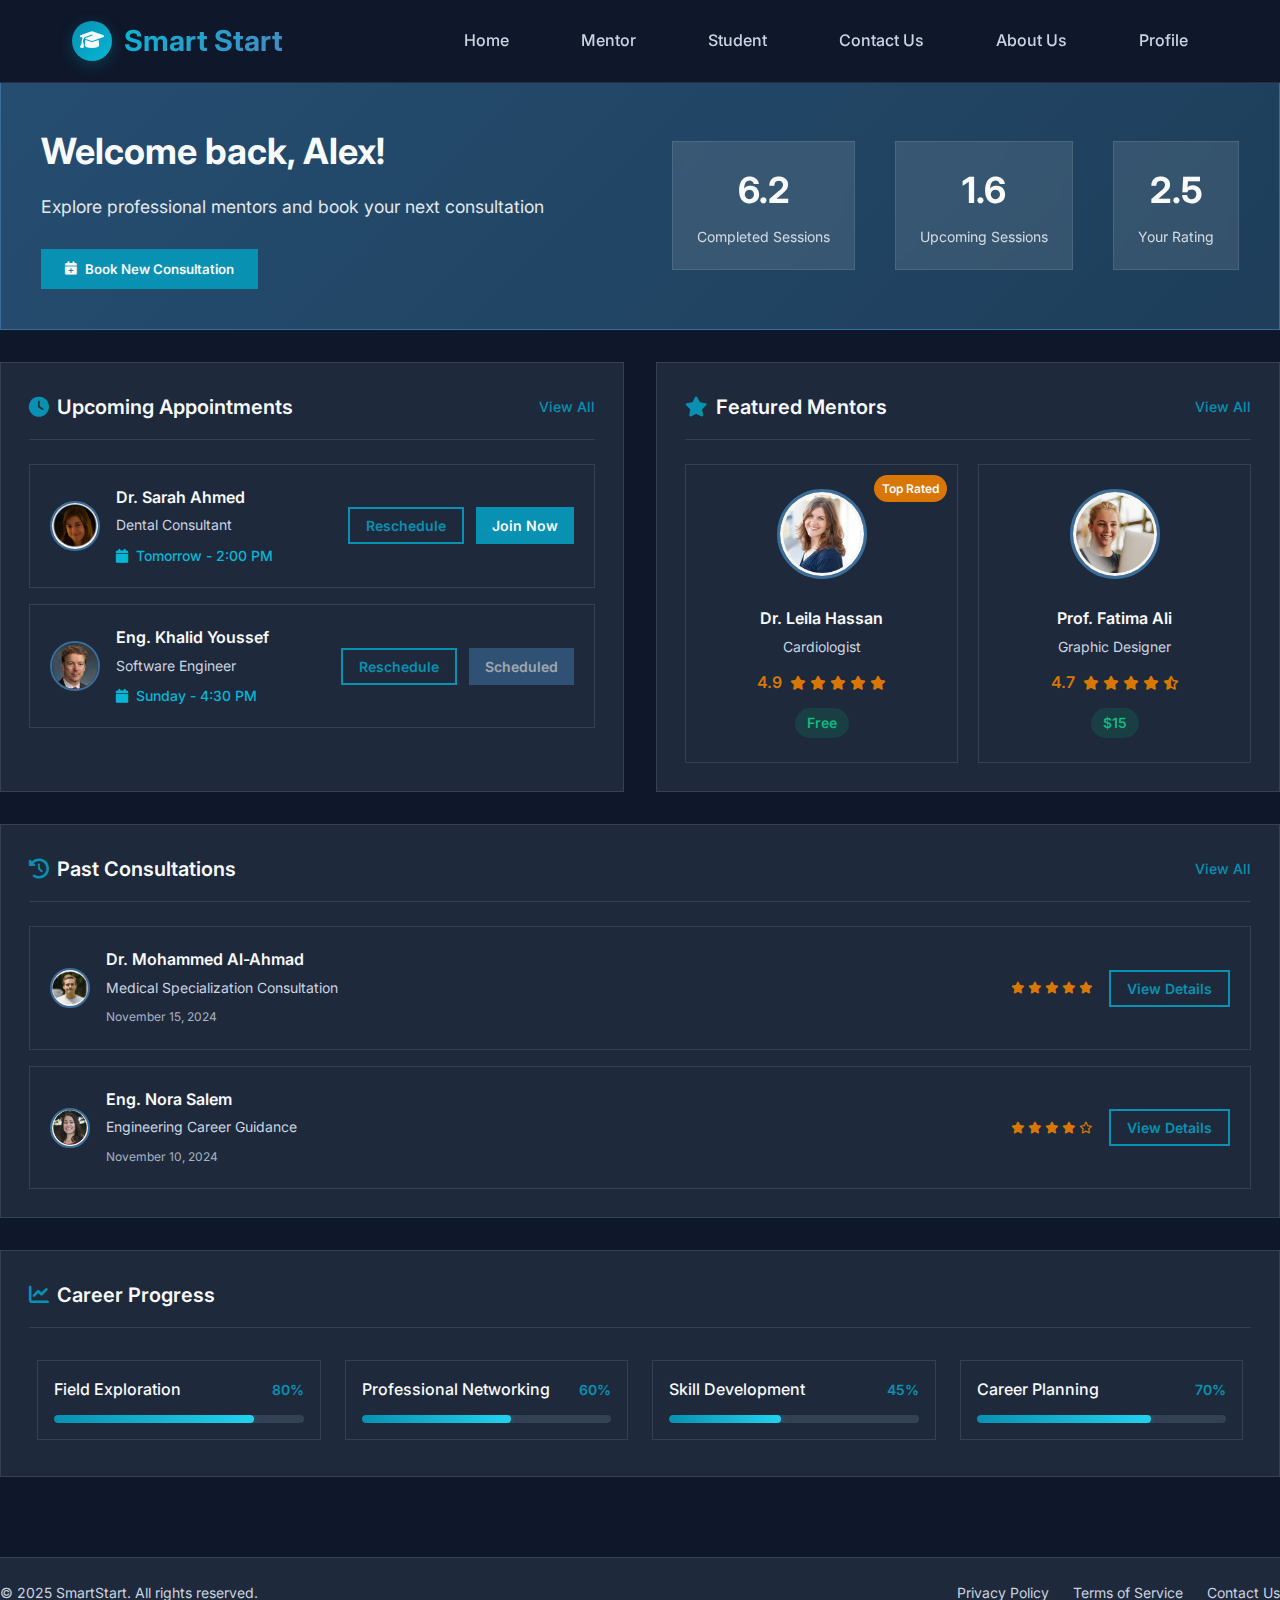
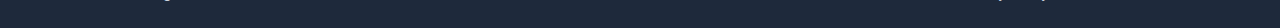
<file: Smart Start/student-dashboard/index.html>
<!DOCTYPE html>

<html lang="en">

<head>
    <meta charset="UTF-8">
    <meta name="viewport" content="width=device-width, initial-scale=1.0">
    <title>SmartStart - User Dashboard</title>
    <link rel="stylesheet" href="style.css">
    <!-- Font Awesome -->
    <link rel="stylesheet" href="https://cdnjs.cloudflare.com/ajax/libs/font-awesome/6.5.1/css/all.min.css">
    <!-- Google Fonts -->
    <link rel="preconnect" href="https://fonts.googleapis.com">
    <link rel="preconnect" href="https://fonts.gstatic.com" crossorigin>
    <link rel="stylesheet" href="https://fonts.googleapis.com/css2?family=Inter:wght@300;400;500;600;700&display=swap">
    <!-- Font Awesome with integrity check -->
    <link crossorigin="anonymous" href="https://cdnjs.cloudflare.com/ajax/libs/font-awesome/6.5.1/css/all.min.css" integrity="sha512-DTOQO9RWCH3ppGqcWaEA1BIZOC6xxalwEsw9c2QQeAIftl+Vegovlnee1c9QX4TctnWMn13TZye+giMm8e2LwA==" referrerpolicy="no-referrer" rel="stylesheet"
    />
    <!-- Google Fonts -->
    <link href="https://fonts.googleapis.com" rel="preconnect" />
    <link crossorigin="" href="https://fonts.gstatic.com" rel="preconnect" />
    <link href="https://fonts.googleapis.com/css2?family=Inter:wght@300;400;500;600;700&amp;display=swap" rel="stylesheet" />
    <!-- SEO Meta Tags -->
    <meta content="SmartStart - The only way to success. Professional web development, cloud solutions, mobile apps, and data analytics services." name="description" />
    <meta content="web development, cloud solutions, mobile apps, data analytics, digital transformation" name="keywords" />
    <meta content="SmartStart" name="author" />
    <!-- Open Graph Meta Tags -->
    <meta content="SmartStart - The Only Way to Success" property="og:title" />
    <meta content="Professional digital solutions for your business transformation" property="og:description" />
    <meta content="website" property="og:type" />
    <meta content="https://smartstart.com" property="og:url" />
    <!-- Favicon -->
    <link href="[data-uri]"
        rel="icon" type="image/x-icon" />
    <!-- Performance optimization -->
    <meta content="IE=edge" http-equiv="X-UA-Compatible" />
</head>

<body>
    <!-- Navigation Bar -->
    <nav class="navbar" id="navbar">
        <div class="nav-container">
            <div class="nav-logo">
                <div class="logo-icon">
                    <i class="fas fa-graduation-cap"></i>
                </div>
                <h2>Smart Start</h2>
            </div>

            <ul class="nav-menu" id="navMenu">
                <li class="nav-item">
                    <a href="../home/home.html" class="nav-link">
                        <span>Home</span>
                        <div class="nav-indicator"></div>
                    </a>
                </li>
                <li class="nav-item dropdown">
                    <a href="../mentor/mentor.php" class="nav-link">
                        <span>Mentor</span>
                        <div class="nav-indicator"></div>
                    </a>
                    <div class="dropdown-menu">
                        <div class="dropdown-content">
                            <a href="../mentor/mentor.php" class="dropdown-item">Find Mentors</a>
                            <a href="../mentor-dashboard/mentor-dash.html" class="dropdown-item">Mentor Dashboard</a>
                            <a href="../mentor-comp/mentor-comp.html" class="dropdown-item">Mentor Comparison</a>
                            <a href="../mentor-details/details.html" class="dropdown-item">Mentor Details</a>
                            <a href="../upload courses/upload.html" class="dropdown-item">Upload page</a>
                        </div>
                    </div>
                </li>
                <li class="nav-item dropdown">
                    <a href="../student/student.html" class="nav-link">
                        <span>Student</span>
                        <div class="nav-indicator"></div>
                    </a>
                    <div class="dropdown-menu">
                        <div class="dropdown-content">
                            <a href="../student-dashboard/index.html" class="dropdown-item">Student Dashboard</a>
                            <a href="../download/download.html" class="dropdown-item">Download Courses</a>
                            <a href="../student/student.html" class="dropdown-item">Find student</a>
                        </div>
                    </div>
                </li>
                <li class="nav-item dropdown">
                    <a href="../contact-us/contact.php" class="nav-link">
                        <span>Contact Us</span>
                        <div class="nav-indicator"></div>
                    </a>
                    <div class="dropdown-menu">
                        <div class="dropdown-content">
                            <a href="#" class="dropdown-item">Live Chat</a>
                        </div>
                    </div>
                </li>
                <li class="nav-item">
                    <a href="../about-us/About-us.html" class="nav-link active">
                        <span>About Us</span>
                        <div class="nav-indicator"></div>
                    </a>
                </li>
                <li class="nav-item dropdown">
                    <a href="../user/profile-1.php" class="nav-link">
                        <span>Profile</span>
                        <div class="nav-indicator"></div>
                    </a>
                    <div class="dropdown-menu">
                        <div class="dropdown-content">
                            <a href="../payment/payment.php" class="dropdown-item">Payment</a>
                            <a href="../login-choices/index.html" class="dropdown-item">Log in</a>
                            <a href="../signup/signup.php" class="dropdown-item">Sign up</a>
                        </div>
                    </div>
                </li>
            </ul>

            <div class="hamburger" id="hamburger">
                <span class="bar"></span>
                <span class="bar"></span>
                <span class="bar"></span>
            </div>
        </div>

        <!-- Mobile Menu -->
        <div class="mobile-menu" id="mobileMenu">
            <div class="mobile-menu-content">
                <div class="mobile-menu-item">
                    <a href="../home/home.html" class="mobile-link">Home</a>
                </div>
                <div class="mobile-menu-item">
                    <a href="#" class="mobile-link mobile-dropdown-toggle">
                        Mentor<span class="mobile-arrow">▼</span>
                    </a>
                    <div class="mobile-submenu">
                        <a href="../mentor/mentor.php" class="mobile-sublink">Find Mentors</a>
                        <a href="../mentor-dashboard/" class="mobile-sublink">Mentor Dashboard</a>
                        <a href="../mentor-comp/mentor-comp.html" class="mobile-sublink">Mentor Comparison</a>
                        <a href="../mentor-details/book_session.php" class="mobile-sublink">Mentor Details</a>
                        <a href="../upload courses/upload.html" class="mobile-sublink">Upload Page</a>
                    </div>
                </div>
                <div class="mobile-menu-item">
                    <a href="#" class="mobile-link mobile-dropdown-toggle">
                        Student<span class="mobile-arrow">▼</span>
                    </a>
                    <div class="mobile-submenu">
                        <a href="../student-dashboard/index.html" class="mobile-sublink">Student Dashboard</a>
                        <a href="../upload courses/upload.html" class="mobile-sublink">Upload Courses</a>
                        <a href="../student/find_student.html" class="mobile-sublink">Find Student</a>
                    </div>
                </div>
                <div class="mobile-menu-item">
                    <a href="#" class="mobile-link mobile-dropdown-toggle">
                        Contact Us<span class="mobile-arrow">▼</span>
                    </a>
                    <div class="mobile-submenu">
                        <a href="../contact-us/contact.php" class="mobile-sublink">Get in Touch</a>
                        <a href="#" class="mobile-sublink">Live Chat</a>
                    </div>
                </div>
                <div class="mobile-menu-item">
                    <a href="../about-us/About-us.html" class="mobile-link">About Us</a>
                </div>
                <div class="mobile-menu-item">
                    <a href="#" class="mobile-link mobile-dropdown-toggle">
                        Profile<span class="mobile-arrow">▼</span>
                    </a>
                    <div class="mobile-submenu">
                        <a href="../payment/payment.php" class="mobile-sublink">Payment</a>
                        <a href="../login-choices/index.html" class="mobile-sublink">Log in</a>
                        <a href="../signup/signup.php" class="mobile-sublink">Sign up</a>
                    </div>
                </div>
            </div>
        </div>
    </nav>
    <!-- Main Content -->
    <main class="main-content">
        <div class="container">
            <!-- Welcome Section -->
            <section class="welcome-section">
                <div class="welcome-card">
                    <div class="welcome-content">
                        <h2>Welcome back, Alex!</h2>
                        <p>Explore professional mentors and book your next consultation</p>
                        <button class="btn btn-primary" onclick="openBookingModal()">
                            <i class="fas fa-calendar-plus"></i>
                            Book New Consultation
                        </button>
                    </div>
                    <div class="welcome-stats">
                        <div class="stat-item">
                            <span class="stat-number">12</span>
                            <span class="stat-label">Completed Sessions</span>
                        </div>
                        <div class="stat-item">
                            <span class="stat-number">3</span>
                            <span class="stat-label">Upcoming Sessions</span>
                        </div>
                        <div class="stat-item">
                            <span class="stat-number">4.8</span>
                            <span class="stat-label">Your Rating</span>
                        </div>
                    </div>
                </div>
            </section>

            <!-- Dashboard Grid -->
            <div class="dashboard-grid">
                <!-- Upcoming Appointments -->
                <section class="card">
                    <div class="card-header">
                        <h3><i class="fas fa-clock"></i> Upcoming Appointments</h3>
                        <a href="#" class="view-all">View All</a>
                    </div>
                    <div class="appointments-list">
                        <div class="appointment-item" data-appointment-id="1">
                            <div class="appointment-info">
                                <img src="                    ../image/649-6490120_user-picture-in-circle-png-png-download-circle.png
" alt=" Dr. Sarah Ahmed " class="mentor-avatar ">
                                <div class="appointment-details ">
                                    <h4>Dr. Sarah Ahmed</h4>
                                    <p>Dental Consultant</p>
                                    <div class="appointment-time ">
                                        <i class="fas fa-calendar "></i>
                                        <span>Tomorrow - 2:00 PM</span>
                                    </div>
                                </div>
                            </div>
                            <div class="appointment-actions ">
                                <button class="btn btn-sm btn-outline ">Reschedule</button>
                                <button class="btn btn-sm btn-primary ">Join Now</button>
                            </div>
                        </div>

                        <div class="appointment-item " data-appointment-id="2 ">
                            <div class="appointment-info ">
                                <img src="../image/Paul_Circle.png" alt=" Eng. Khalid Youssef " class="mentor-avatar ">
                                <div class="appointment-details ">
                                    <h4>Eng. Khalid Youssef</h4>
                                    <p>Software Engineer</p>
                                    <div class="appointment-time ">
                                        <i class="fas fa-calendar "></i>
                                        <span>Sunday - 4:30 PM</span>
                                    </div>
                                </div>
                            </div>
                            <div class="appointment-actions ">
                                <button class="btn btn-sm btn-outline ">Reschedule</button>
                                <button class="btn btn-sm btn-secondary " disabled>Scheduled</button>
                            </div>
                        </div>
                    </div>
                </section>

                <!-- Featured Mentors -->
                <section class="card ">
                    <div class="card-header ">
                        <h3><i class="fas fa-star "></i> Featured Mentors</h3>
                        <a href="# " class="view-all ">View All</a>
                    </div>
                    <div class="mentors-grid ">
                        <div class="mentor-card " onclick="viewMentorProfile( '1') ">
                            <div class="mentor-badge ">Top Rated</div>
                            <img src="../image/508-5087913_ntf-website-testimonials-christen-b-girl-hd-png.png " alt="Dr. Leila Hassan " class="mentor-image ">
                            <div class="mentor-info ">
                                <h4>Dr. Leila Hassan</h4>
                                <p>Cardiologist</p>
                                <div class="mentor-rating ">
                                    <span class="rating ">4.9</span>
                                    <div class="stars ">
                                        <i class="fas fa-star "></i>
                                        <i class="fas fa-star "></i>
                                        <i class="fas fa-star "></i>
                                        <i class="fas fa-star "></i>
                                        <i class="fas fa-star "></i>
                                    </div>
                                </div>
                                <span class="price ">Free</span>
                            </div>
                        </div>

                        <div class="mentor-card " onclick="viewMentorProfile( '2') ">
                            <img src="../image/416-4164363_university-hd-png-download.png " alt="Prof. Fatima Ali " class="mentor-image ">
                            <div class="mentor-info ">
                                <h4>Prof. Fatima Ali</h4>
                                <p>Graphic Designer</p>
                                <div class="mentor-rating ">
                                    <span class="rating ">4.7</span>
                                    <div class="stars ">
                                        <i class="fas fa-star "></i>
                                        <i class="fas fa-star "></i>
                                        <i class="fas fa-star "></i>
                                        <i class="fas fa-star "></i>
                                        <i class="fas fa-star-half-alt "></i>
                                    </div>
                                </div>
                                <span class="price ">$15</span>
                            </div>
                        </div>
                    </div>
                </section>

                <!-- Recent Consultations -->
                <section class="card full-width ">
                    <div class="card-header ">
                        <h3><i class="fas fa-history "></i> Past Consultations</h3>
                        <a href="# " class="view-all ">View All</a>
                    </div>
                    <div class="consultations-list ">
                        <div class="consultation-item ">
                            <div class="consultation-info ">
                                <img src="../image/404-4042710_circle-profile-picture-png-transparent-png.png " alt="Dr. Mohammed Al-Ahmad " class="mentor-avatar-sm ">
                                <div class="consultation-details ">
                                    <h4>Dr. Mohammed Al-Ahmad</h4>
                                    <p>Medical Specialization Consultation</p>
                                    <span class="consultation-date ">November 15, 2024</span>
                                </div>
                            </div>
                            <div class="consultation-rating ">
                                <div class="stars-sm ">
                                    <i class="fas fa-star "></i>
                                    <i class="fas fa-star "></i>
                                    <i class="fas fa-star "></i>
                                    <i class="fas fa-star "></i>
                                    <i class="fas fa-star "></i>
                                </div>
                                <button class="btn btn-sm btn-outline ">View Details</button>
                            </div>
                        </div>

                        <div class="consultation-item ">
                            <div class="consultation-info ">
                                <img src="../image/164-1642470_girl-hd-png-download.png " alt="Eng. Nora Salem " class="mentor-avatar-sm ">
                                <div class="consultation-details ">
                                    <h4>Eng. Nora Salem</h4>
                                    <p>Engineering Career Guidance</p>
                                    <span class="consultation-date ">November 10, 2024</span>
                                </div>
                            </div>
                            <div class="consultation-rating ">
                                <div class="stars-sm ">
                                    <i class="fas fa-star "></i>
                                    <i class="fas fa-star "></i>
                                    <i class="fas fa-star "></i>
                                    <i class="fas fa-star "></i>
                                    <i class="far fa-star "></i>
                                </div>
                                <button class="btn btn-sm btn-outline ">View Details</button>
                            </div>
                        </div>
                    </div>
                </section>
            </div>

            <!-- Career Progress -->
            <section class="card full-width ">
                <div class="card-header ">
                    <h3><i class="fas fa-chart-line "></i> Career Progress</h3>
                </div>
                <div class="progress-grid ">
                    <div class="progress-item ">
                        <div class="progress-header ">
                            <h4>Field Exploration</h4>
                            <span>80%</span>
                        </div>
                        <div class="progress-bar-container ">
                            <div class="progress-fill-career " style="width: 80% "></div>
                        </div>
                    </div>
                    <div class="progress-item ">
                        <div class="progress-header ">
                            <h4>Professional Networking</h4>
                            <span>60%</span>
                        </div>
                        <div class="progress-bar-container ">
                            <div class="progress-fill-career " style="width: 60% "></div>
                        </div>
                    </div>
                    <div class="progress-item ">
                        <div class="progress-header ">
                            <h4>Skill Development</h4>
                            <span>45%</span>
                        </div>
                        <div class="progress-bar-container ">
                            <div class="progress-fill-career " style="width: 45% "></div>
                        </div>
                    </div>
                    <div class="progress-item ">
                        <div class="progress-header ">
                            <h4>Career Planning</h4>
                            <span>70%</span>
                        </div>
                        <div class="progress-bar-container ">
                            <div class="progress-fill-career " style="width: 70% "></div>
                        </div>
                    </div>
                </div>
            </section>
        </div>
    </main>

    <!-- Footer -->
    <footer class="footer ">
        <div class="container ">
            <div class="footer-content ">
                <p>&copy; 2025 SmartStart. All rights reserved.</p>
                <div class="footer-links ">
                    <a href="# ">Privacy Policy</a>
                    <a href="# ">Terms of Service</a>
                    <a href="# ">Contact Us</a>
                </div>
            </div>
        </div>
    </footer>

    <!-- Booking Modal -->
    <div id="bookingModal " class="modal ">
        <div class="modal-content ">
            <div class="modal-header ">
                <h3>Book a New Consultation</h3>
                <button class="close-btn " onclick="closeBookingModal() ">
                    <i class="fas fa-times "></i>
                </button>
            </div>
            <div class="modal-body ">
                <div class="booking-form ">
                    <div class="form-group ">
                        <label>Select Field</label>
                        <select class="form-control ">
                            <option value=" ">Choose a field</option>
                            <option value="medicine ">Medicine</option>
                            <option value="engineering ">Engineering</option>
                            <option value="design ">Design</option>
                            <option value="business ">Business</option>
                            <option value="technology ">Technology</option>
                        </select>
                    </div>
                    <div class="form-group ">
                        <label>Consultation Type</label>
                        <div class="radio-group ">
                            <label class="radio-label ">
                                <input type="radio " name="consultationType " value="career ">
                                <span>Career Guidance</span>
                            </label>
                            <label class="radio-label ">
                                <input type="radio " name="consultationType " value="academic ">
                                <span>Academic Advice</span>
                            </label>
                            <label class="radio-label ">
                                <input type="radio " name="consultationType " value="general ">
                                <span>General Consultation</span>
                            </label>
                        </div>
                    </div>
                    <div class="form-group ">
                        <label>Brief Description</label>
                        <textarea class="form-control " rows="3 " placeholder="Write a brief description of what you 'd like to discuss..."></textarea>
                    </div>
                    <div class="form-group">
                        <label>Preferred Date Range</label>
                        <div class="date-range">
                            <input type="date" class="form-control" placeholder="Start Date">
                            <input type="date" class="form-control" placeholder="End Date">
                        </div>
                    </div>
                </div>
            </div>
            <div class="modal-footer">
                <button class="btn btn-outline" onclick="closeBookingModal()">Cancel</button>
                <button class="btn btn-primary" id="searchMentorsBtn">Find Mentors</button>
            </div>
        </div>
    </div>

    <!-- Notifications Container -->
    <div id="notificationsContainer" class="notifications-container"></div>

    <script src="script.js"></script>


</body>

</html>
</file>
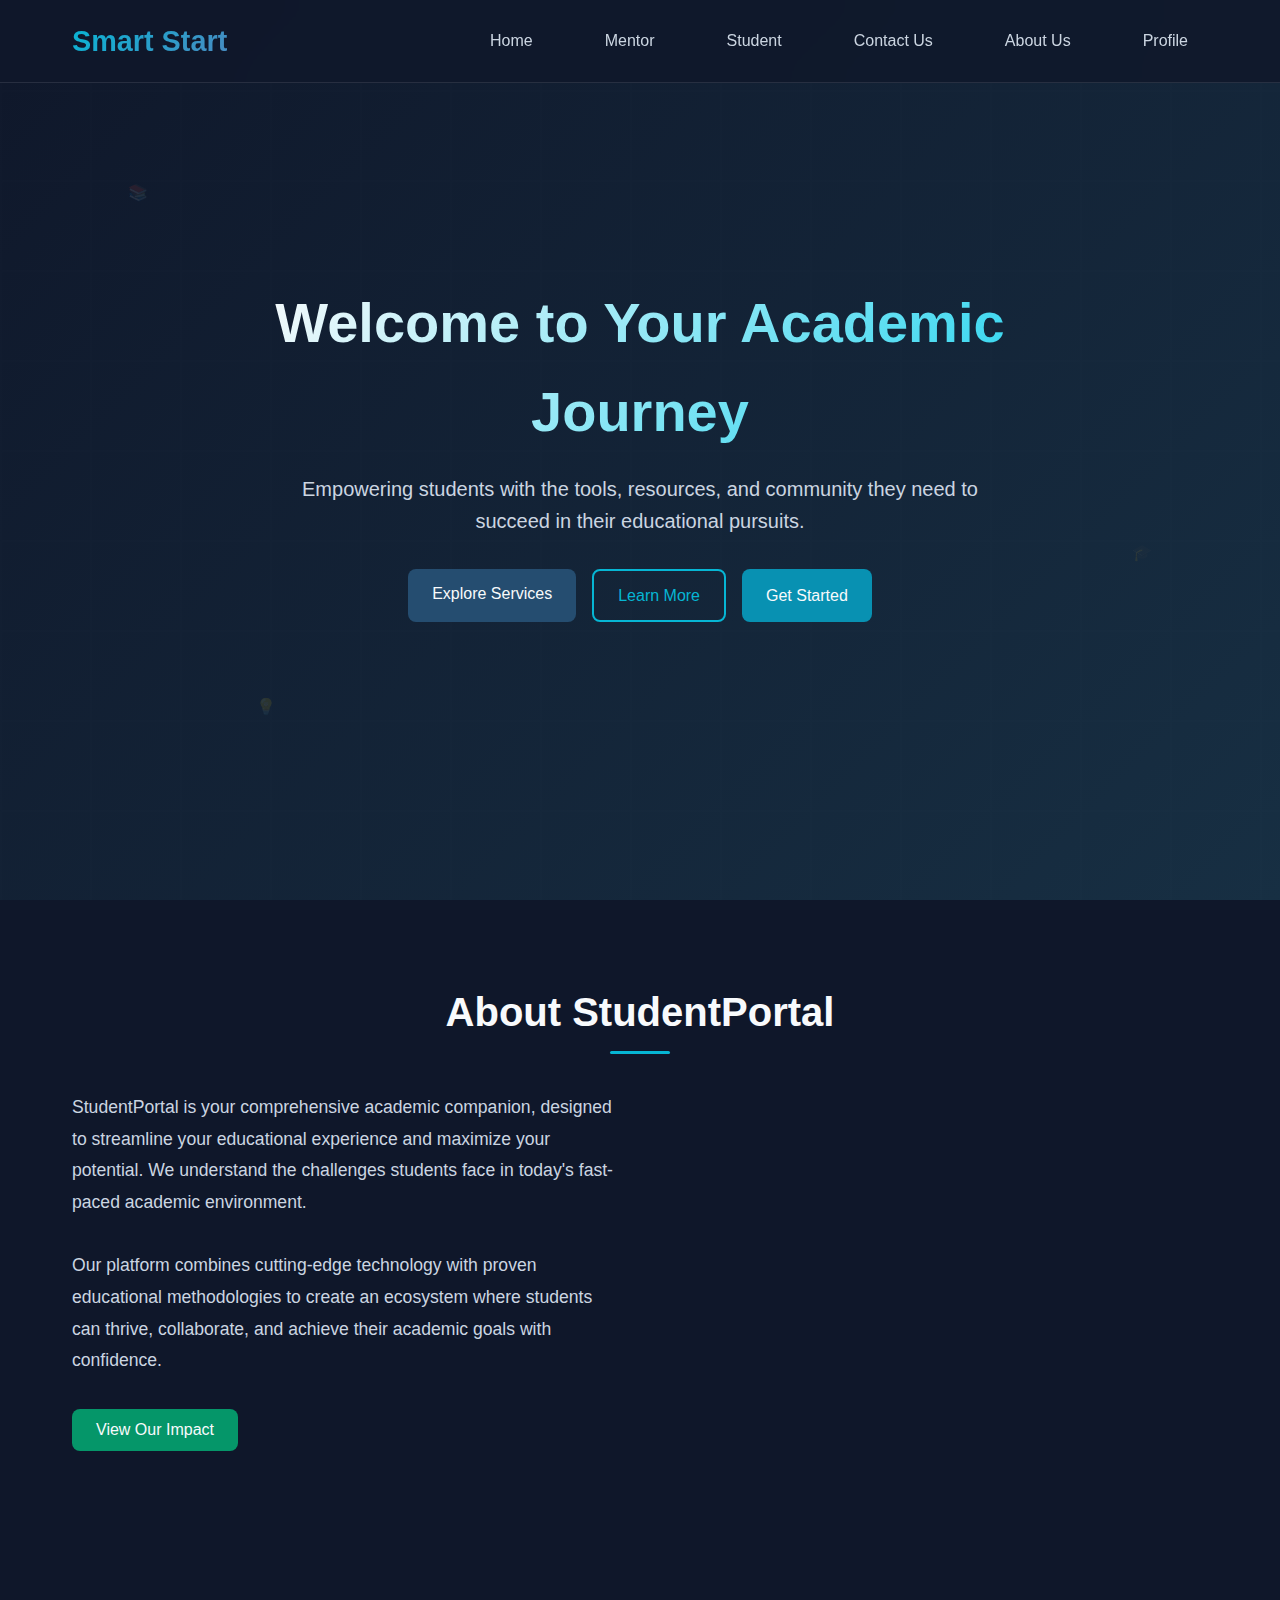
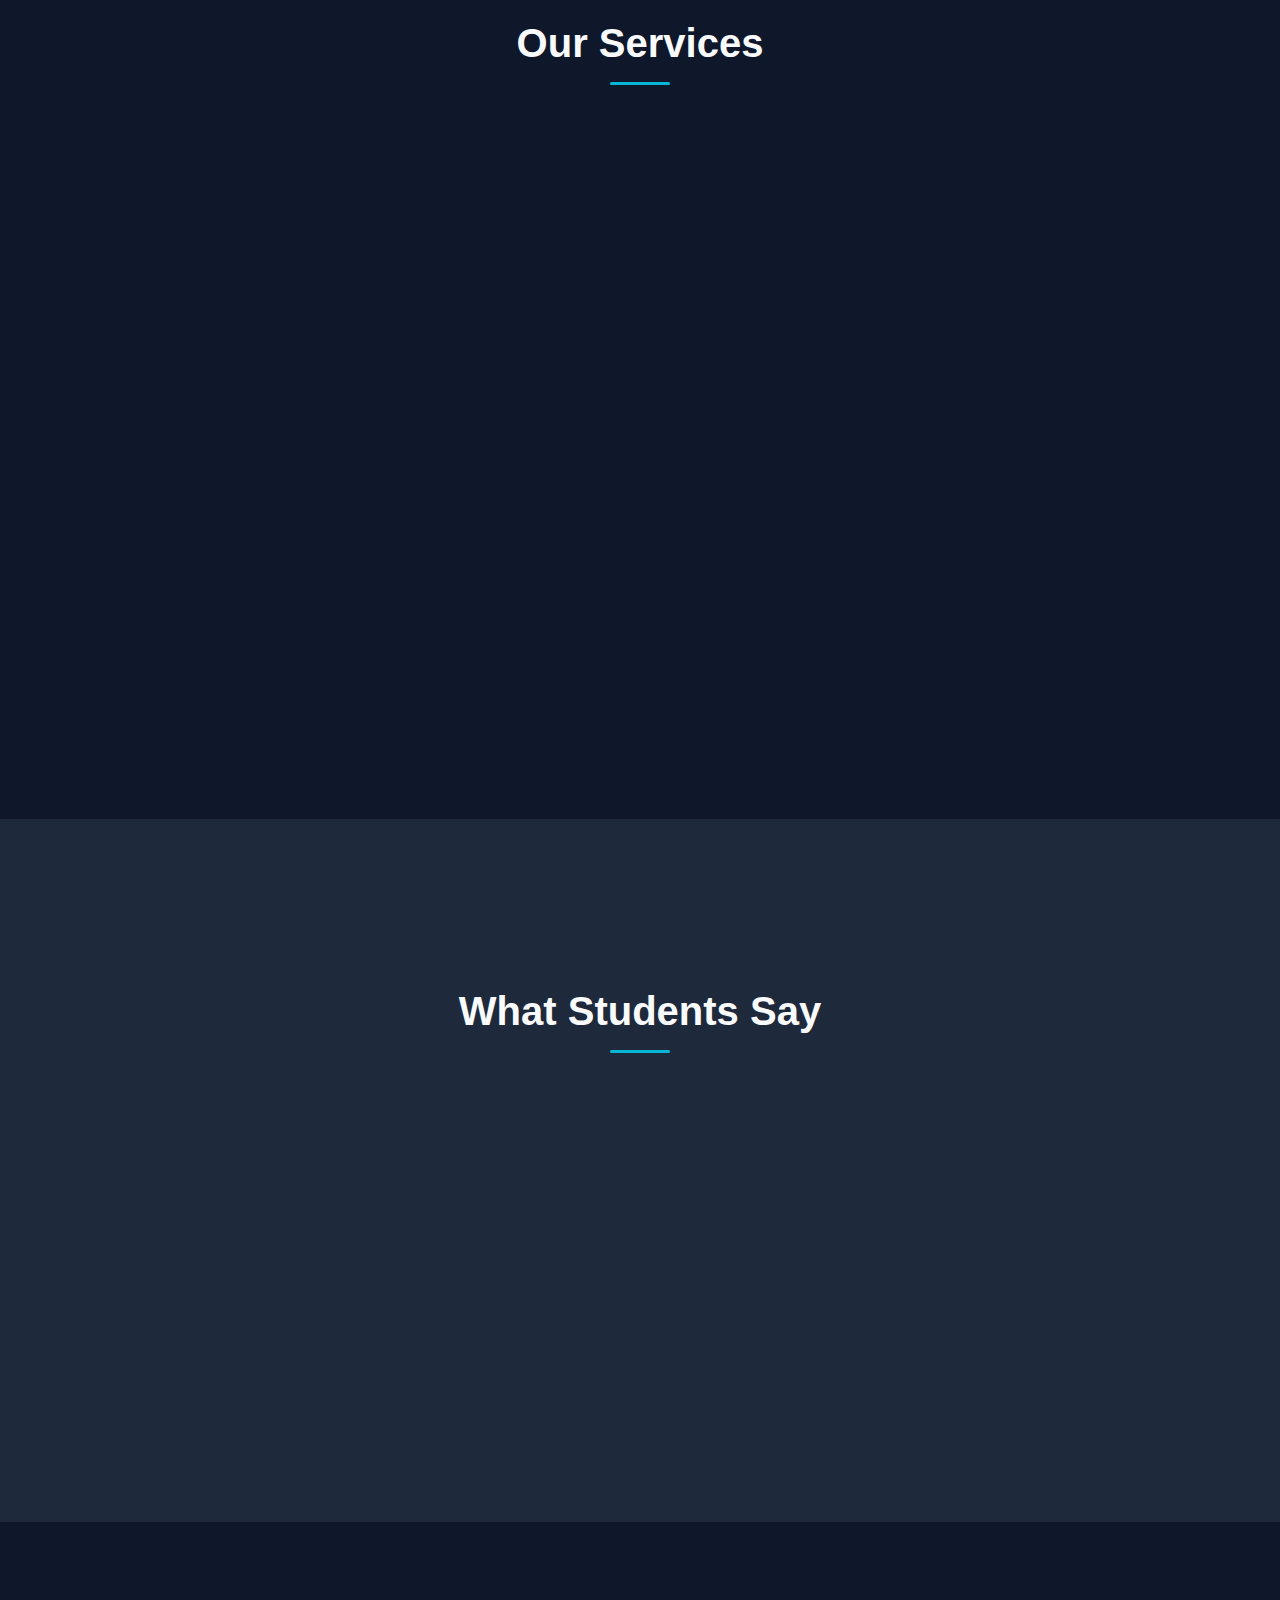
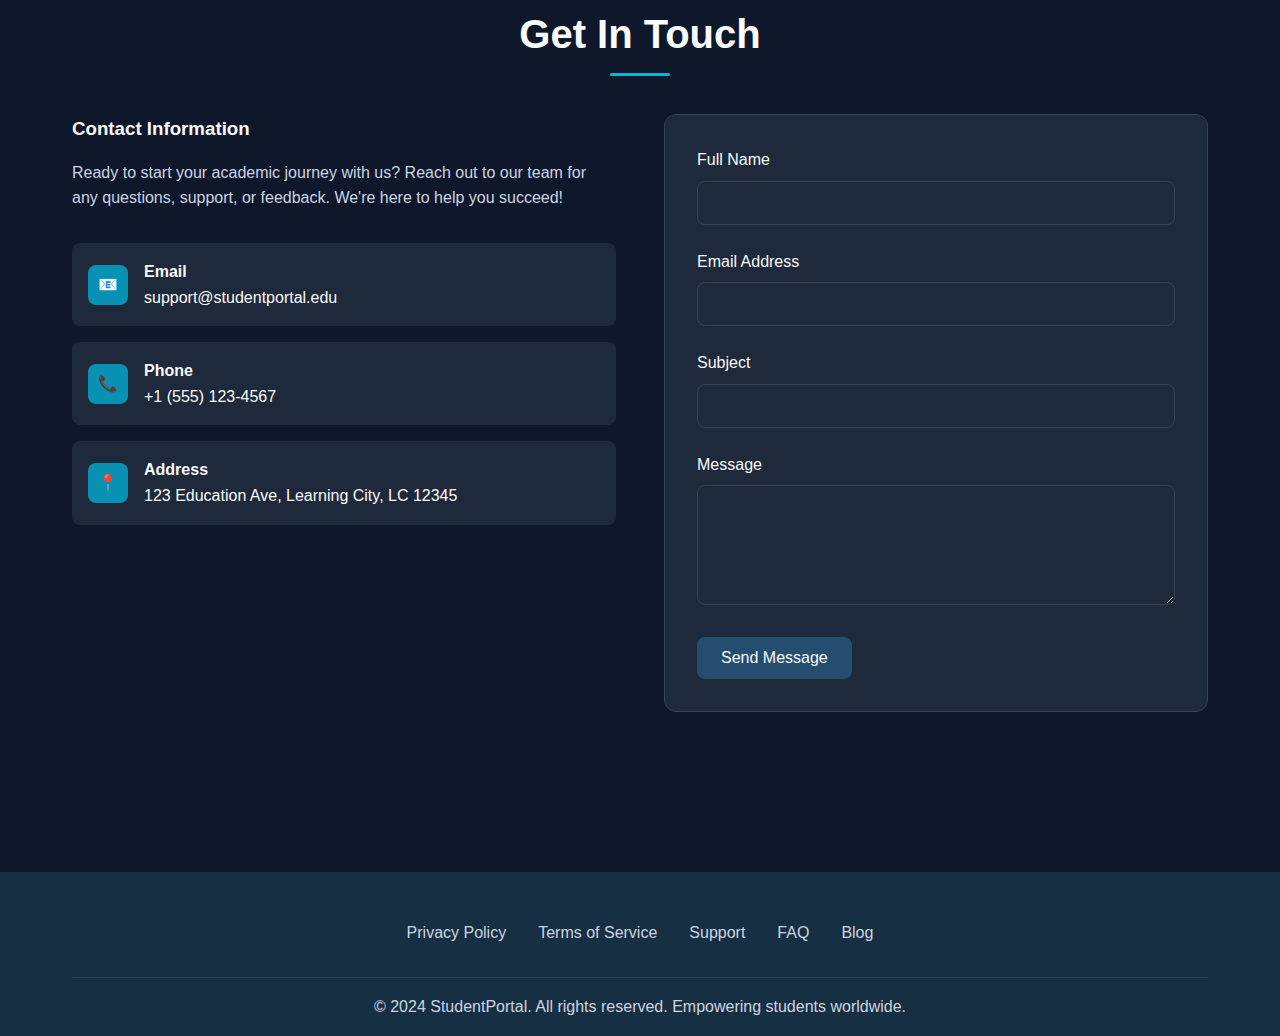
<file: Smart Start/student-home/index.html>
<!DOCTYPE html>
<html lang="en">

<head>
    <meta charset="UTF-8">
    <meta name="viewport" content="width=device-width, initial-scale=1.0">
    <title>Student Portal - Your Academic Journey Starts Here</title>
    <link rel="stylesheet" href="style.css">
</head>

<body>
    <!-- Navigation Bar -->
    <nav class="navbar" id="navbar">
        <div class="nav-container">
            <div class="nav-logo">
                <div class="logo-icon">
                    <i class="fas fa-graduation-cap"></i>
                </div>
                <h2>Smart Start</h2>
            </div>

            <ul class="nav-menu" id="navMenu">
                <li class="nav-item">
                    <a href="../home/home.html" class="nav-link">
                        <span>Home</span>
                        <div class="nav-indicator"></div>
                    </a>
                </li>
                <li class="nav-item dropdown">
                    <a href="../mentor/mentor.php" class="nav-link">
                        <span>Mentor</span>
                        <div class="nav-indicator"></div>
                    </a>
                    <div class="dropdown-menu">
                        <div class="dropdown-content">
                            <a href="../mentor/mentor.php" class="dropdown-item">Find Mentors</a>
                            <a href="../mentor-dashboard/mentor-dash.html" class="dropdown-item">Mentor Dashboard</a>
                            <a href="../mentor-comp/mentor-comp.html" class="dropdown-item">Mentor Comparison</a>
                            <a href="../mentor-details/details.html" class="dropdown-item">Mentor Details</a>
                            <a href="../upload courses/upload.html" class="dropdown-item">Upload page</a>
                        </div>
                    </div>
                </li>
                <li class="nav-item dropdown">
                    <a href="../find-student/student.html" class="nav-link">
                        <span>Student</span>
                        <div class="nav-indicator"></div>
                    </a>
                    <div class="dropdown-menu">
                        <div class="dropdown-content">
                            <a href="../student-dashboard/index.html" class="dropdown-item">Student Dashboard</a>
                            <a href="../download/download.html" class="dropdown-item">Download Courses</a>
                            <a href="../student/student.html" class="dropdown-item">Find student</a>
                        </div>
                    </div>
                </li>
                <li class="nav-item dropdown">
                    <a href="../contact-us/contact.php" class="nav-link">
                        <span>Contact Us</span>
                        <div class="nav-indicator"></div>
                    </a>
                    <div class="dropdown-menu">
                        <div class="dropdown-content">
                            <a href="#" class="dropdown-item">Live Chat</a>
                        </div>
                    </div>
                </li>
                <li class="nav-item">
                    <a href="../about-us/About-us.html" class="nav-link active">
                        <span>About Us</span>
                        <div class="nav-indicator"></div>
                    </a>
                </li>
                <li class="nav-item dropdown">
                    <a href="../user/profile-1.php" class="nav-link">
                        <span>Profile</span>
                        <div class="nav-indicator"></div>
                    </a>
                    <div class="dropdown-menu">
                        <div class="dropdown-content">
                            <a href="../payment/payment.php" class="dropdown-item">Payment</a>
                            <a href="../login-choices/index.html" class="dropdown-item">Log in</a>
                            <a href="../signup/signup.php" class="dropdown-item">Sign up</a>
                        </div>
                    </div>
                </li>
            </ul>

            <div class="hamburger" id="hamburger">
                <span class="bar"></span>
                <span class="bar"></span>
                <span class="bar"></span>
            </div>
        </div>

        <!-- Mobile Menu -->
        <div class="mobile-menu" id="mobileMenu">
            <div class="mobile-menu-content">
                <div class="mobile-menu-item">
                    <a href="../home/home.html" class="mobile-link">Home</a>
                </div>
                <div class="mobile-menu-item">
                    <a href="#" class="mobile-link mobile-dropdown-toggle">
                        Mentor<span class="mobile-arrow">▼</span>
                    </a>
                    <div class="mobile-submenu">
                        <a href="../mentor/mentor.php" class="mobile-sublink">Find Mentors</a>
                        <a href="../mentor-dashboard/" class="mobile-sublink">Mentor Dashboard</a>
                        <a href="../mentor-comp/mentor-comp.html" class="mobile-sublink">Mentor Comparison</a>
                        <a href="../mentor-details/details.html" class="mobile-sublink">Mentor Details</a>
                        <a href="../upload courses/upload.html" class="mobile-sublink">Upload Page</a>
                    </div>
                </div>
                <div class="mobile-menu-item">
                    <a href="#" class="mobile-link mobile-dropdown-toggle">
                        Student<span class="mobile-arrow">▼</span>
                    </a>
                    <div class="mobile-submenu">
                        <a href="../student-dashboard/index.html" class="mobile-sublink">Student Dashboard</a>
                        <a href="../upload courses/upload.html" class="mobile-sublink">Upload Courses</a>
                        <a href="../student/find_student.html" class="mobile-sublink">Find Student</a>
                    </div>
                </div>
                <div class="mobile-menu-item">
                    <a href="#" class="mobile-link mobile-dropdown-toggle">
                        Contact Us<span class="mobile-arrow">▼</span>
                    </a>
                    <div class="mobile-submenu">
                        <a href="../contact-us/contact.php" class="mobile-sublink">Get in Touch</a>
                        <a href="#" class="mobile-sublink">Live Chat</a>
                    </div>
                </div>
                <div class="mobile-menu-item">
                    <a href="../about-us/About-us.html" class="mobile-link">About Us</a>
                </div>
                <div class="mobile-menu-item">
                    <a href="#" class="mobile-link mobile-dropdown-toggle">
                        Profile<span class="mobile-arrow">▼</span>
                    </a>
                    <div class="mobile-submenu">
                        <a href="../payment/payment.php" class="mobile-sublink">Payment</a>
                        <a href="../login-choices/index.html" class="mobile-sublink">Log in</a>
                        <a href="../signup/signup.php" class="mobile-sublink">Sign up</a>
                    </div>
                </div>
            </div>
        </div>
    </nav>

    <!-- Hero Section -->
    <section class="hero" id="home">
        <!-- Floating Elements -->
        <div class="floating-element">📚</div>
        <div class="floating-element">🎓</div>
        <div class="floating-element">💡</div>

        <div class="hero-content">
            <h1 class="hero-title">Welcome to Your Academic Journey</h1>
            <p class="hero-subtitle">Empowering students with the tools, resources, and community they need to succeed in their educational pursuits.</p>
            <div class="hero-buttons">
                <a href="#services" class="btn btn-primary">Explore Services</a>
                <a href="#about" class="btn btn-outline">Learn More</a>
                <button class="btn btn-accent" onclick="showNotification('Welcome! 🎉')">Get Started</button>
            </div>
        </div>
    </section>

    <!-- About Section -->
    <section class="section" id="about">
        <h2 class="section-title">About StudentPortal</h2>
        <div class="about-content">
            <div class="about-text">
                <p>StudentPortal is your comprehensive academic companion, designed to streamline your educational experience and maximize your potential. We understand the challenges students face in today's fast-paced academic environment.</p>
                <br>
                <p>Our platform combines cutting-edge technology with proven educational methodologies to create an ecosystem where students can thrive, collaborate, and achieve their academic goals with confidence.</p>
                <br>
                <button class="btn btn-success" onclick="animateStats()">View Our Impact</button>
            </div>
            <div class="about-stats" id="stats">
                <div class="stat-card">
                    <span class="stat-number" data-target="15000">0</span>
                    <span class="stat-label">Active Students</span>
                </div>
                <div class="stat-card">
                    <span class="stat-number" data-target="500">0</span>
                    <span class="stat-label">Partner Universities</span>
                </div>
                <div class="stat-card">
                    <span class="stat-number" data-target="95">0</span>
                    <span class="stat-label">Success Rate %</span>
                </div>
                <div class="stat-card">
                    <span class="stat-number" data-target="24">0</span>
                    <span class="stat-label">Support Hours</span>
                </div>
            </div>
        </div>
    </section>

    <!-- Services Section -->
    <section class="section" id="services">
        <h2 class="section-title">Our Services</h2>
        <div class="services-grid">
            <div class="service-card" onclick="highlightCard(this)">
                <div class="service-icon">📖</div>
                <h3 class="service-title">Study Resources</h3>
                <p class="service-description">Access comprehensive study materials, practice tests, and interactive learning modules tailored to your curriculum and learning style.</p>
            </div>
            <div class="service-card" onclick="highlightCard(this)">
                <div class="service-icon">👥</div>
                <h3 class="service-title">Peer Collaboration</h3>
                <p class="service-description">Connect with fellow students, form study groups, and participate in collaborative projects to enhance your learning experience.</p>
            </div>
            <div class="service-card" onclick="highlightCard(this)">
                <div class="service-icon">🎯</div>
                <h3 class="service-title">Goal Tracking</h3>
                <p class="service-description">Set academic goals, track your progress, and receive personalized recommendations to stay on track with your educational objectives.</p>
            </div>
            <div class="service-card" onclick="highlightCard(this)">
                <div class="service-icon">💼</div>
                <h3 class="service-title">Career Guidance</h3>
                <p class="service-description">Get expert advice on career paths, internship opportunities, and professional development to prepare for your future.</p>
            </div>
            <div class="service-card" onclick="highlightCard(this)">
                <div class="service-icon">🏆</div>
                <h3 class="service-title">Achievement System</h3>
                <p class="service-description">Earn badges, certificates, and recognition for your academic achievements and milestones throughout your journey.</p>
            </div>
            <div class="service-card" onclick="highlightCard(this)">
                <div class="service-icon">📱</div>
                <h3 class="service-title">Mobile Learning</h3>
                <p class="service-description">Learn on-the-go with our mobile-optimized platform, featuring offline capabilities and synchronized progress across devices.</p>
            </div>
        </div>
    </section>

    <!-- Testimonials Section -->
    <section class="testimonials" id="testimonials">
        <div class="section">
            <h2 class="section-title">What Students Say</h2>
            <div class="testimonials-grid">
                <div class="testimonial-card">
                    <p class="testimonial-text">StudentPortal transformed my study habits completely. The collaborative features helped me connect with peers and the goal tracking kept me motivated throughout my degree.</p>
                    <div class="testimonial-author">
                        <div class="author-avatar">AS</div>
                        <div class="author-info">
                            <h4>Alex Smith</h4>
                            <p>Computer Science Major</p>
                        </div>
                    </div>
                </div>
                <div class="testimonial-card">
                    <p class="testimonial-text">The career guidance feature was invaluable. I landed my dream internship thanks to the personalized advice and networking opportunities provided by the platform.</p>
                    <div class="testimonial-author">
                        <div class="author-avatar">MJ</div>
                        <div class="author-info">
                            <h4>Maria Johnson</h4>
                            <p>Business Administration</p>
                        </div>
                    </div>
                </div>
                <div class="testimonial-card">
                    <p class="testimonial-text">As a working student, the mobile learning feature was a game-changer. I could study during commutes and breaks, making the most of every moment.</p>
                    <div class="testimonial-author">
                        <div class="author-avatar">DL</div>
                        <div class="author-info">
                            <h4>David Lee</h4>
                            <p>Engineering Student</p>
                        </div>
                    </div>
                </div>
            </div>
        </div>
    </section>

    <!-- Contact Section -->
    <section class="section" id="contact">
        <h2 class="section-title">Get In Touch</h2>
        <div class="contact-content">
            <div class="contact-info">
                <h3>Contact Information</h3>
                <p>Ready to start your academic journey with us? Reach out to our team for any questions, support, or feedback. We're here to help you succeed!</p>

                <div class="contact-item">
                    <div class="contact-icon">📧</div>
                    <div>
                        <strong>Email</strong><br> support@studentportal.edu
                    </div>
                </div>

                <div class="contact-item">
                    <div class="contact-icon">📞</div>
                    <div>
                        <strong>Phone</strong><br> +1 (555) 123-4567
                    </div>
                </div>

                <div class="contact-item">
                    <div class="contact-icon">📍</div>
                    <div>
                        <strong>Address</strong><br> 123 Education Ave, Learning City, LC 12345
                    </div>
                </div>
            </div>

            <form class="contact-form" id="contactForm">
                <div id="formMessage" class="message"></div>

                <div class="form-group">
                    <label for="name">Full Name</label>
                    <input type="text" id="name" name="name" class="form-control" required>
                </div>

                <div class="form-group">
                    <label for="email">Email Address</label>
                    <input type="email" id="email" name="email" class="form-control" required>
                </div>

                <div class="form-group">
                    <label for="subject">Subject</label>
                    <input type="text" id="subject" name="subject" class="form-control" required>
                </div>

                <div class="form-group">
                    <label for="message">Message</label>
                    <textarea id="message" name="message" class="form-control" required></textarea>
                </div>

                <button type="submit" class="btn btn-primary" id="submitBtn">
                    <span id="submitText">Send Message</span>
                    <span id="submitLoader" class="loading" style="display: none;"></span>
                </button>
            </form>
        </div>
    </section>

    <!-- Footer -->
    <footer class="footer">
        <div class="footer-content">
            <div class="footer-links">
                <a href="#" class="footer-link">Privacy Policy</a>
                <a href="#" class="footer-link">Terms of Service</a>
                <a href="#" class="footer-link">Support</a>
                <a href="#" class="footer-link">FAQ</a>
                <a href="#" class="footer-link">Blog</a>
            </div>
            <div class="footer-bottom">
                <p>&copy; 2024 StudentPortal. All rights reserved. Empowering students worldwide.</p>
            </div>
        </div>
    </footer>

    <script src="scirpt.js"></script>
</body>

</html>
</file>
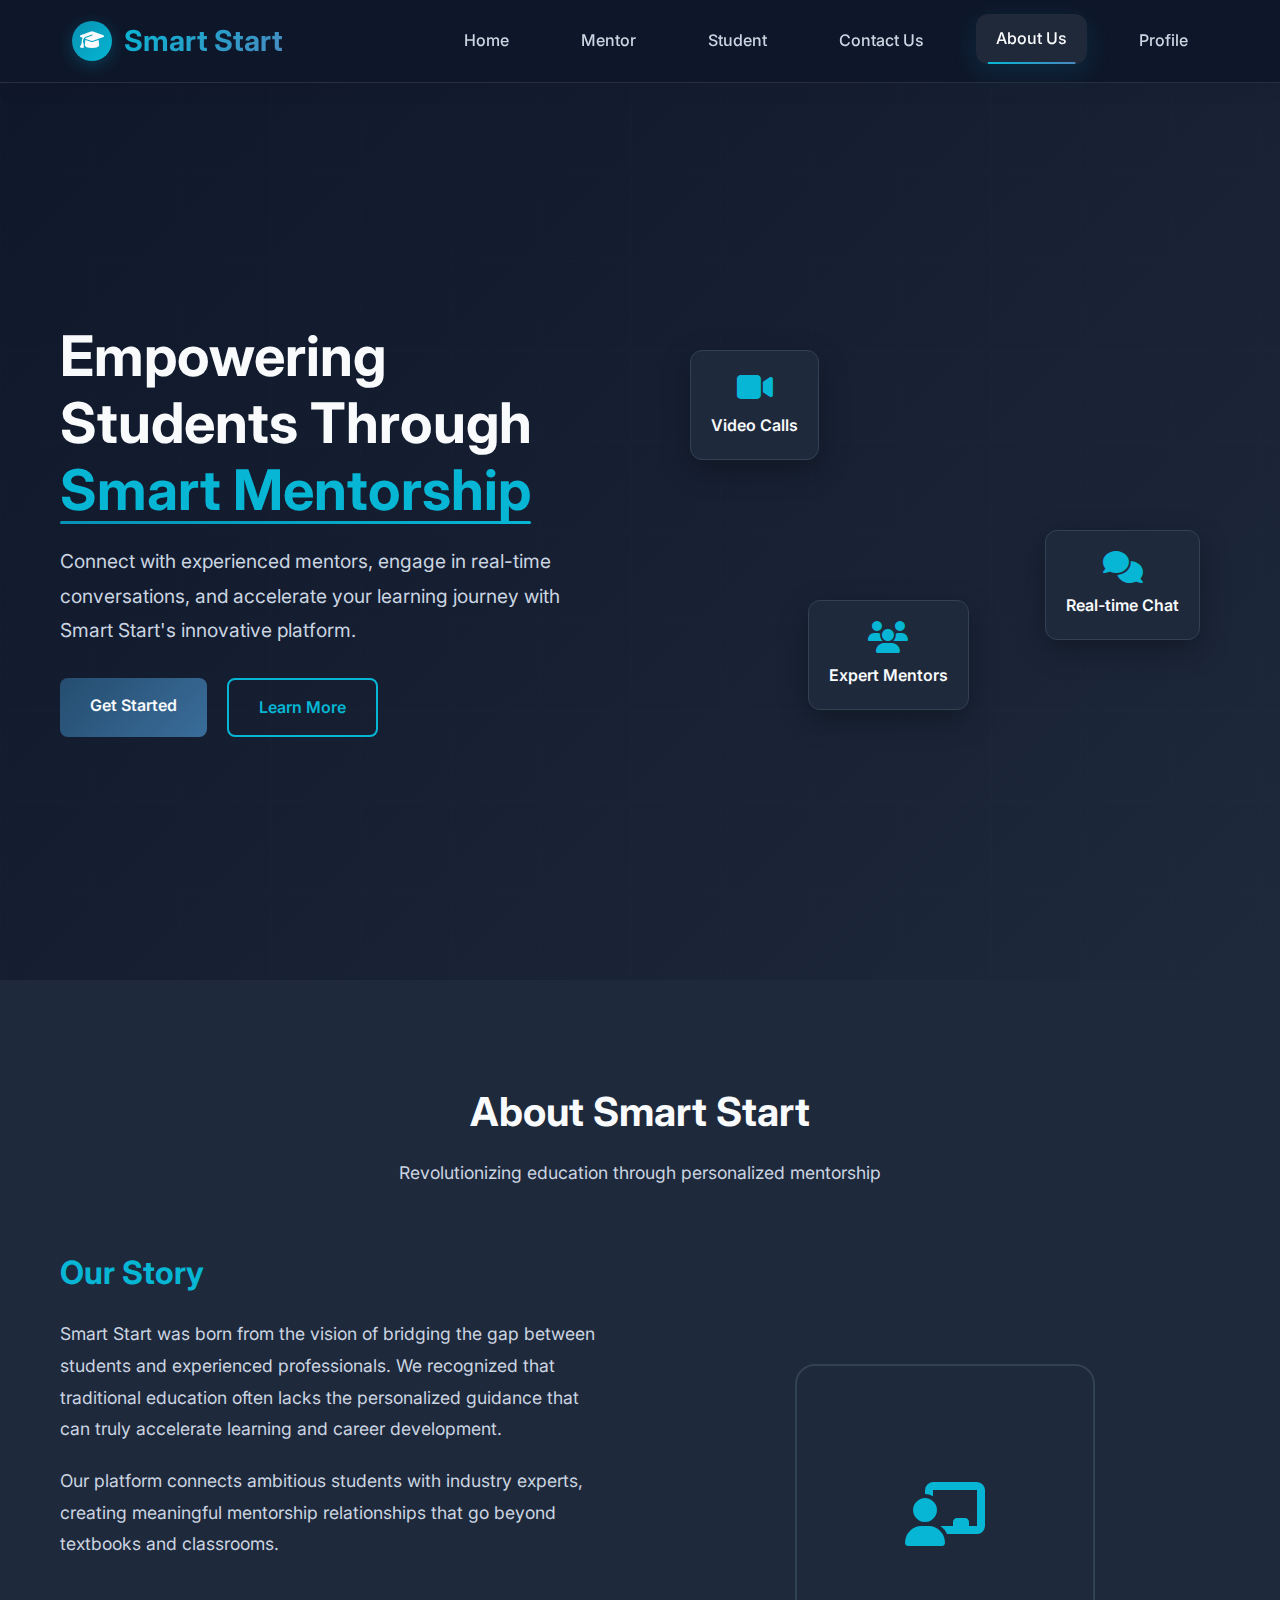
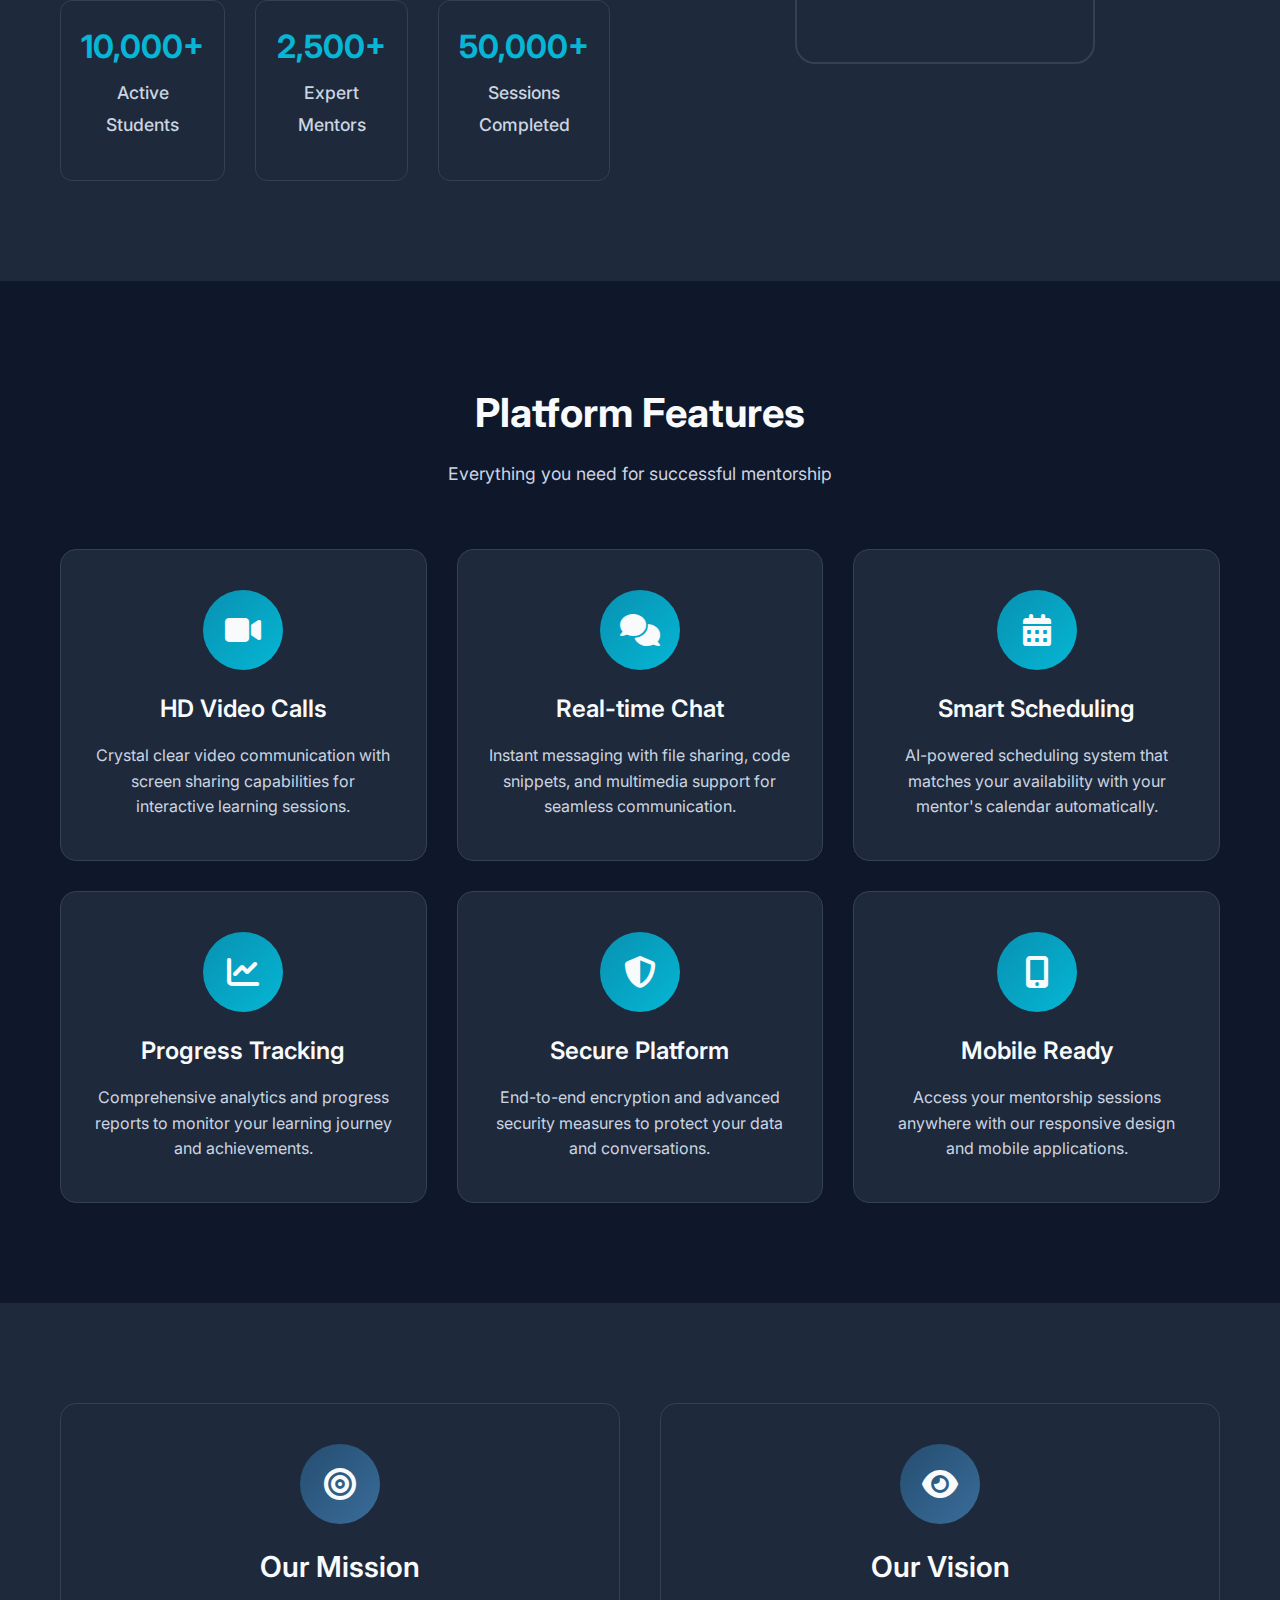
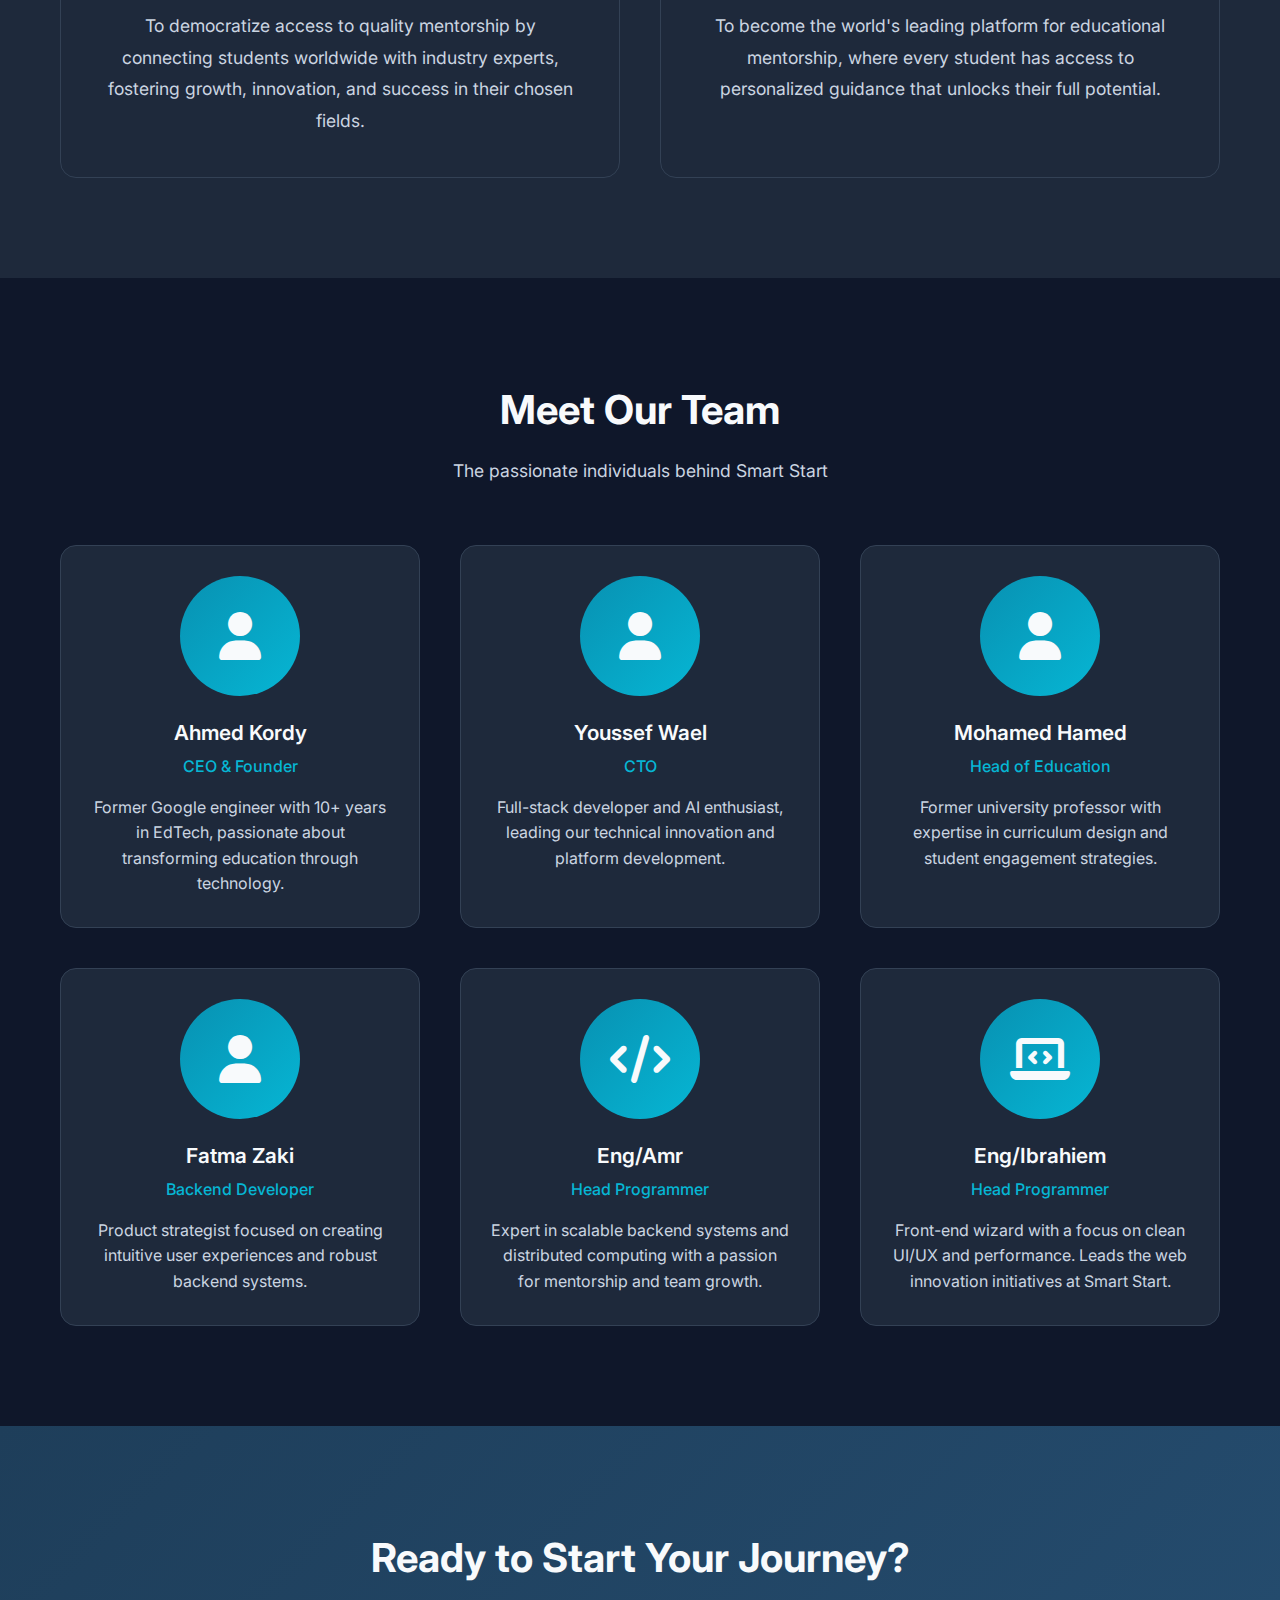
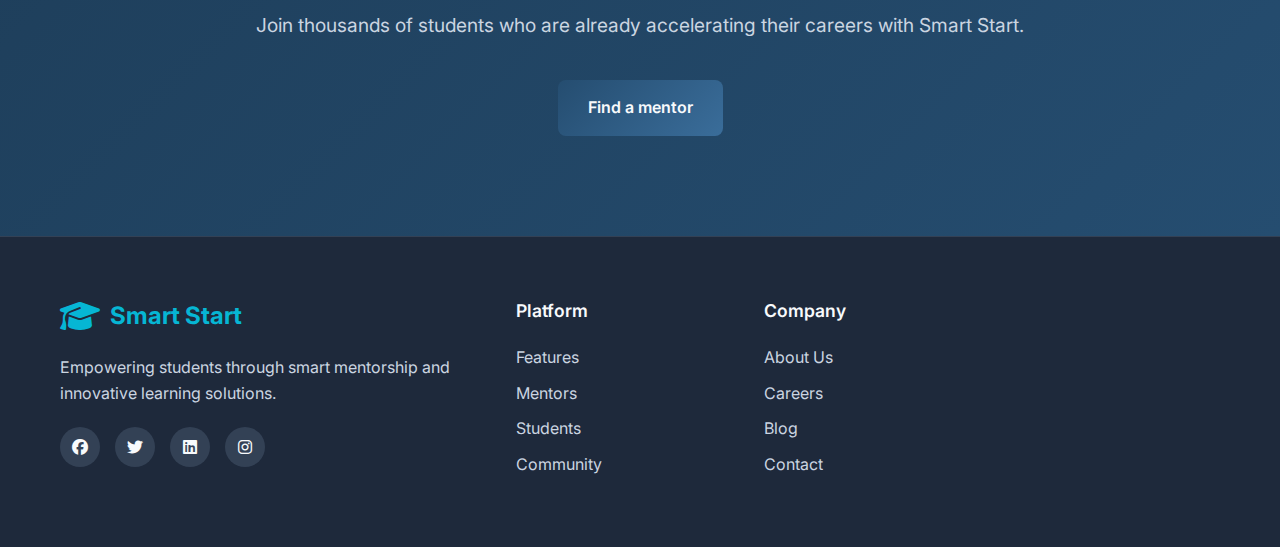
<file: Smart Start/about-us/About-us.html>
<!DOCTYPE html>
<html lang="en">

<head>
    <meta charset="UTF-8" />
    <meta name="viewport" content="width=device-width, initial-scale=1.0" />
    <title>About Us - Smart Start</title>
    <link rel="stylesheet" href="About.css" />
    <link rel="stylesheet" href="https://cdnjs.cloudflare.com/ajax/libs/font-awesome/6.5.1/css/all.min.css" />
    <link href="https://fonts.googleapis.com/css2?family=Inter:wght@300;400;500;600;700&display=swap" rel="stylesheet" />
    <!-- Font Awesome with integrity check -->
    <link crossorigin="anonymous" href="https://cdnjs.cloudflare.com/ajax/libs/font-awesome/6.5.1/css/all.min.css" integrity="sha512-DTOQO9RWCH3ppGqcWaEA1BIZOC6xxalwEsw9c2QQeAIftl+Vegovlnee1c9QX4TctnWMn13TZye+giMm8e2LwA==" referrerpolicy="no-referrer" rel="stylesheet"
    />
    <!-- Google Fonts -->
    <link href="https://fonts.googleapis.com" rel="preconnect" />
    <link crossorigin="" href="https://fonts.gstatic.com" rel="p reconnect" />
    <link href="https://fonts.googleapis.com/css2?family=Inter:wght@300;400;500;600;700&amp;display=swap" rel="stylesheet" />
    <!-- SEO Meta Tags -->
    <meta content="SmartStart - The only way to success. Professional web development, cloud solutions, mobile apps, and data analytics services." name="description" />
    <meta content="web development, cloud solutions, mobile apps, data analytics, digital transformation" name="keywords" />
    <meta content="SmartStart" name="author" />
    <!-- Open Graph Meta Tags -->
    <meta content="SmartStart - The Only Way to Success" property="og:title" />
    <meta content="Professional digital solutions for your business transformation" property="og:description" />
    <meta content="website" property="og:type" />
    <meta content="https://smartstart.com" property="og:url" />
    <!-- Favicon -->
    <link href="[data-uri]"
        rel="icon" type="image/x-icon" />
    <!-- Performance optimization -->
    <meta content="IE=edge" http-equiv="X-UA-Compatible" />
</head>

<body>
    <!-- Navigation Bar -->
    <nav class="navbar" id="navbar">
        <div class="nav-container">
            <div class="nav-logo">
                <div class="logo-icon">
                    <i class="fas fa-graduation-cap"></i>
                </div>
                <h2>Smart Start</h2>
            </div>

            <ul class="nav-menu" id="navMenu">
                <li class="nav-item">
                    <a href="../home/home.html" class="nav-link">
                        <span>Home</span>
                        <div class="nav-indicator"></div>
                    </a>
                </li>
                <li class="nav-item dropdown">
                    <a href="../mentor/mentor.php" class="nav-link">
                        <span>Mentor</span>
                        <div class="nav-indicator"></div>
                    </a>
                    <div class="dropdown-menu">
                        <div class="dropdown-content">
                            <a href="../mentor/mentor.php" class="dropdown-item">Find Mentors</a>
                            <a href="../mentor-dashboard/mentor-dash.html" class="dropdown-item">Mentor Dashboard</a>
                            <a href="../mentor-comp/mentor-comp.html" class="dropdown-item">Mentor Comparison</a>
                            <a href="../mentor-details/details.html" class="dropdown-item">Mentor Details</a>
                            <a href="../upload courses/upload.html" class="dropdown-item">Upload page</a>
                        </div>
                    </div>
                </li>
                <li class="nav-item dropdown">
                    <a href="../find-student/student.html" class="nav-link">
                        <span>Student</span>
                        <div class="nav-indicator"></div>
                    </a>
                    <div class="dropdown-menu">
                        <div class="dropdown-content">
                            <a href="../student-dashboard/index.html" class="dropdown-item">Student Dashboard</a>
                            <a href="../download/download.html" class="dropdown-item">Download Courses</a>
                            <a href="../student/student.html" class="dropdown-item">Find student</a>
                        </div>
                    </div>
                </li>
                <li class="nav-item dropdown">
                    <a href="../contact-us/contact.php" class="nav-link">
                        <span>Contact Us</span>
                        <div class="nav-indicator"></div>
                    </a>
                    <div class="dropdown-menu">
                        <div class="dropdown-content">
                            <a href="#" class="dropdown-item">Live Chat</a>
                        </div>
                    </div>
                </li>
                <li class="nav-item">
                    <a href="../about-us/About-us.html" class="nav-link active">
                        <span>About Us</span>
                        <div class="nav-indicator"></div>
                    </a>
                </li>
                <li class="nav-item dropdown">
                    <a href="../user/profile-1.php" class="nav-link">
                        <span>Profile</span>
                        <div class="nav-indicator"></div>
                    </a>
                    <div class="dropdown-menu">
                        <div class="dropdown-content">
                            <a href="../payment/payment.php" class="dropdown-item">Payment</a>
                            <a href="../login-choices/index.html" class="dropdown-item">Log in</a>
                            <a href="../signup/signup.php" class="dropdown-item">Sign up</a>
                        </div>
                    </div>
                </li>
            </ul>

            <div class="hamburger" id="hamburger">
                <span class="bar"></span>
                <span class="bar"></span>
                <span class="bar"></span>
            </div>
        </div>

        <!-- Mobile Menu -->
        <div class="mobile-menu" id="mobileMenu">
            <div class="mobile-menu-content">
                <div class="mobile-menu-item">
                    <a href="../home/home.html" class="mobile-link">Home</a>
                </div>
                <div class="mobile-menu-item">
                    <a href="#" class="mobile-link mobile-dropdown-toggle">
                        Mentor<span class="mobile-arrow">▼</span>
                    </a>
                    <div class="mobile-submenu">
                        <a href="../mentor/mentor.php" class="mobile-sublink">Find Mentors</a>
                        <a href="../mentor-dashboard/" class="mobile-sublink">Mentor Dashboard</a>
                        <a href="../mentor-comp/mentor-comp.html" class="mobile-sublink">Mentor Comparison</a>
                        <a href="../mentor-details/details.html" class="mobile-sublink">Mentor Details</a>
                        <a href="../upload courses/upload.html" class="mobile-sublink">Upload Page</a>
                    </div>
                </div>
                <div class="mobile-menu-item">
                    <a href="#" class="mobile-link mobile-dropdown-toggle">
                        Student<span class="mobile-arrow">▼</span>
                    </a>
                    <div class="mobile-submenu">
                        <a href="../student-dashboard/index.html" class="mobile-sublink">Student Dashboard</a>
                        <a href="../upload courses/upload.html" class="mobile-sublink">Upload Courses</a>
                        <a href="../student/find_student.html" class="mobile-sublink">Find Student</a>
                    </div>
                </div>
                <div class="mobile-menu-item">
                    <a href="#" class="mobile-link mobile-dropdown-toggle">
                        Contact Us<span class="mobile-arrow">▼</span>
                    </a>
                    <div class="mobile-submenu">
                        <a href="../contact-us/contact.php" class="mobile-sublink">Get in Touch</a>
                        <a href="#" class="mobile-sublink">Live Chat</a>
                    </div>
                </div>
                <div class="mobile-menu-item">
                    <a href="../about-us/About-us.html" class="mobile-link">About Us</a>
                </div>
                <div class="mobile-menu-item">
                    <a href="#" class="mobile-link mobile-dropdown-toggle">
                        Profile<span class="mobile-arrow">▼</span>
                    </a>
                    <div class="mobile-submenu">
                        <a href="../payment/payment.php" class="mobile-sublink">Payment</a>
                        <a href="../login-choices/index.html" class="mobile-sublink">Log in</a>
                        <a href="../signup/signup.php" class="mobile-sublink">Sign up</a>
                    </div>
                </div>
            </div>
        </div>
    </nav>

    <!-- Hero Section -->
    <section class="hero" id="home">
        <div class="hero-container">
            <div class="hero-content">
                <h1 class="hero-title">Empowering Students Through <span class="highlight">Smart Mentorship</span></h1>
                <p class="hero-description">Connect with experienced mentors, engage in real-time conversations, and accelerate your learning journey with Smart Start's innovative platform.</p>
                <div class="hero-buttons">
                    <a class="btn btn-primary" href="#about">Get Started</a>
                    <a class="btn btn-secondary" href="#team">Learn More</a>
                </div>
            </div>
            <div class="hero-image">
                <div class="floating-card">
                    <i class="fas fa-video"></i>
                    <span>Video Calls</span>
                </div>
                <div class="floating-card">
                    <i class="fas fa-comments"></i>
                    <span>Real-time Chat</span>
                </div>
                <div class="floating-card">
                    <i class="fas fa-users"></i>
                    <span>Expert Mentors</span>
                </div>
            </div>
        </div>
    </section>

    <!-- About Section -->
    <section class="about" id="about">
        <div class="container">
            <div class="section-header">
                <h2>About Smart Start</h2>
                <p>Revolutionizing education through personalized mentorship</p>
            </div>
            <div class="about-content">
                <div class="about-text">
                    <h3>Our Story</h3>
                    <p>Smart Start was born from the vision of bridging the gap between students and experienced professionals. We recognized that traditional education often lacks the personalized guidance that can truly accelerate learning and career development.</p>
                    <p>Our platform connects ambitious students with industry experts, creating meaningful mentorship relationships that go beyond textbooks and classrooms.</p>
                    <div class="stats">
                        <div class="stat">
                            <h4>10,000+</h4>
                            <p>Active Students</p>
                        </div>
                        <div class="stat">
                            <h4>2,500+</h4>
                            <p>Expert Mentors</p>
                        </div>
                        <div class="stat">
                            <h4>50,000+</h4>
                            <p>Sessions Completed</p>
                        </div>
                    </div>
                </div>
                <div class="about-image">
                    <div class="image-placeholder">
                        <i class="fas fa-chalkboard-teacher"></i>
                    </div>
                </div>
            </div>
        </div>
    </section>

    <!-- Features Section -->
    <section class="features" id="features">
        <div class="container">
            <div class="section-header">
                <h2>Platform Features</h2>
                <p>Everything you need for successful mentorship</p>
            </div>
            <div class="features-grid">
                <div class="feature-card">
                    <div class="feature-icon"><i class="fas fa-video"></i></div>
                    <h3>HD Video Calls</h3>
                    <p>Crystal clear video communication with screen sharing capabilities for interactive learning sessions.</p>
                </div>
                <div class="feature-card">
                    <div class="feature-icon"><i class="fas fa-comments"></i></div>
                    <h3>Real-time Chat</h3>
                    <p>Instant messaging with file sharing, code snippets, and multimedia support for seamless communication.</p>
                </div>
                <div class="feature-card">
                    <div class="feature-icon"><i class="fas fa-calendar-alt"></i></div>
                    <h3>Smart Scheduling</h3>
                    <p>AI-powered scheduling system that matches your availability with your mentor's calendar automatically.</p>
                </div>
                <div class="feature-card">
                    <div class="feature-icon"><i class="fas fa-chart-line"></i></div>
                    <h3>Progress Tracking</h3>
                    <p>Comprehensive analytics and progress reports to monitor your learning journey and achievements.</p>
                </div>
                <div class="feature-card">
                    <div class="feature-icon"><i class="fas fa-shield-alt"></i></div>
                    <h3>Secure Platform</h3>
                    <p>End-to-end encryption and advanced security measures to protect your data and conversations.</p>
                </div>
                <div class="feature-card">
                    <div class="feature-icon"><i class="fas fa-mobile-alt"></i></div>
                    <h3>Mobile Ready</h3>
                    <p>Access your mentorship sessions anywhere with our responsive design and mobile applications.</p>
                </div>
            </div>
        </div>
    </section>

    <!-- Mission & Vision -->
    <section class="mission-vision">
        <div class="container">
            <div class="mv-grid">
                <div class="mv-card">
                    <div class="mv-icon"><i class="fas fa-bullseye"></i></div>
                    <h3>Our Mission</h3>
                    <p>To democratize access to quality mentorship by connecting students worldwide with industry experts, fostering growth, innovation, and success in their chosen fields.</p>
                </div>
                <div class="mv-card">
                    <div class="mv-icon"><i class="fas fa-eye"></i></div>
                    <h3>Our Vision</h3>
                    <p>To become the world's leading platform for educational mentorship, where every student has access to personalized guidance that unlocks their full potential.</p>
                </div>
            </div>
        </div>
    </section>

    <!-- Team Section -->
    <section class="team" id="team">
        <div class="container">
            <div class="section-header">
                <h2>Meet Our Team</h2>
                <p>The passionate individuals behind Smart Start</p>
            </div>
            <div class="team-grid">
                <div class="team-member">
                    <div class="member-image"><i class="fas fa-user"></i></div>
                    <h4>Ahmed Kordy</h4>
                    <p class="member-role">CEO & Founder</p>
                    <p class="member-bio">Former Google engineer with 10+ years in EdTech, passionate about transforming education through technology.</p>
                </div>
                <div class="team-member">
                    <div class="member-image"><i class="fas fa-user"></i></div>
                    <h4>Youssef Wael</h4>
                    <p class="member-role">CTO</p>
                    <p class="member-bio">Full-stack developer and AI enthusiast, leading our technical innovation and platform development.</p>
                </div>
                <div class="team-member">
                    <div class="member-image"><i class="fas fa-user"></i></div>
                    <h4>Mohamed Hamed</h4>
                    <p class="member-role">Head of Education</p>
                    <p class="member-bio">Former university professor with expertise in curriculum design and student engagement strategies.</p>
                </div>
                <div class="team-member">
                    <div class="member-image"><i class="fas fa-user"></i></div>
                    <h4>Fatma Zaki</h4>
                    <p class="member-role">Backend Developer</p>
                    <p class="member-bio">Product strategist focused on creating intuitive user experiences and robust backend systems.</p>
                </div>
                <div class="team-member">
                    <div class="member-image"><i class="fas fa-code"></i></div>
                    <h4>Eng/Amr</h4>
                    <p class="member-role">Head Programmer</p>
                    <p class="member-bio">Expert in scalable backend systems and distributed computing with a passion for mentorship and team growth.</p>
                </div>
                <div class="team-member">
                    <div class="member-image"><i class="fas fa-laptop-code"></i></div>
                    <h4>Eng/Ibrahiem</h4>
                    <p class="member-role">Head Programmer</p>
                    <p class="member-bio">Front-end wizard with a focus on clean UI/UX and performance. Leads the web innovation initiatives at Smart Start.</p>
                </div>
            </div>
        </div>
    </section>

    <!-- CTA Section -->
    <section class="cta">
        <div class="container">
            <div class="cta-content">
                <h2>Ready to Start Your Journey?</h2>
                <p>Join thousands of students who are already accelerating their careers with Smart Start.</p>
                <div class="cta-buttons">
                    <a class="btn btn-primary" href="../mentor/mentor.php">Find a mentor</a>
                </div>
            </div>
        </div>
    </section>

    <!-- Footer -->
    <footer class="footer">
        <div class="container">
            <div class="footer-content">
                <div class="footer-section">
                    <div class="footer-logo"><i class="fas fa-graduation-cap"></i><span>Smart Start</span></div>
                    <p>Empowering students through smart mentorship and innovative learning solutions.</p>
                    <div class="social-links">
                        <a href="#"><i class="fab fa-facebook"></i></a>
                        <a href="#"><i class="fab fa-twitter"></i></a>
                        <a href="#"><i class="fab fa-linkedin"></i></a>
                        <a href="#"><i class="fab fa-instagram"></i></a>
                    </div>
                </div>
                <div class="footer-section">
                    <h4>Platform</h4>
                    <ul>
                        <li><a href="#platform featurs">Features</a></li>
                        <li><a href="#">Mentors</a></li>
                        <li><a href="#">Students</a></li>
                        <li><a href="#">Community</a></li>
                    </ul>
                </div>
                <div class="footer-section">
                    <h4>Company</h4>
                    <ul>
                        <li><a href="#">About Us</a></li>
                        <li><a href="#">Careers</a></li>
                        <li><a href="#">Blog</a></li>
                        <li><a href="#">Contact</a></li>
                    </ul>
                </div>
            </div>
        </div>
    </footer>

    <script src="About-us.js"></script>
</body>

</html>
</file>
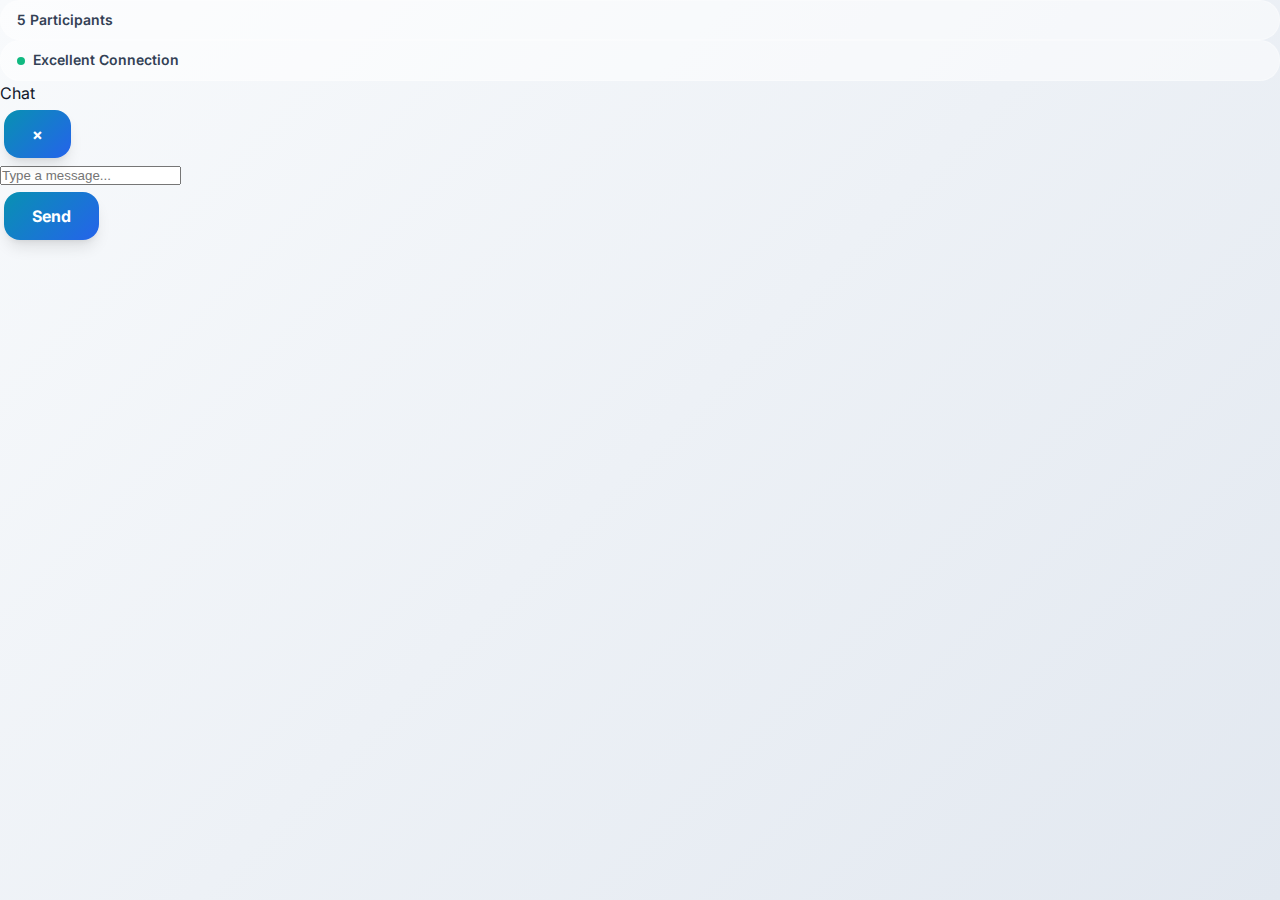
<file: Smart Start/call/cal.html>
<!DOCTYPE html>
<html>

<head>
    <meta charset='utf-8'>
    <meta http-equiv='X-UA-Compatible' content='IE=edge'>
    <title>SmartStart - Video Mentorship Platform</title>
    <meta name='viewport' content='width=device-width, initial-scale=1'>
    <link rel="stylesheet" href="call.css">
    <link href="https://fonts.googleapis.com/css2?family=Inter:wght@300;400;500;600;700;800&display=swap" rel="stylesheet">
    <!-- Font Awesome with integrity check -->
    <link href="https://cdnjs.cloudflare.com/ajax/libs/font-awesome/6.5.1/css/all.min.css" rel="stylesheet" integrity="sha512-DTOQO9RWCH3ppGqcWaEA1BIZOC6xxalwEsw9c2QQeAIftl+Vegovlnee1c9QX4TctnWMn13TZye+giMm8e2LwA==" crossorigin="anonymous" referrerpolicy="no-referrer">

    <!-- Google Fonts -->
    <link rel="preconnect" href="https://fonts.googleapis.com">
    <link rel="preconnect" href="https://fonts.gstatic.com" crossorigin>
    <link href="https://fonts.googleapis.com/css2?family=Inter:wght@300;400;500;600;700&display=swap" rel="stylesheet">

    <!-- SEO Meta Tags -->
    <meta name="description" content="SmartStart - The only way to success. Professional web development, cloud solutions, mobile apps, and data analytics services.">
    <meta name="keywords" content="web development, cloud solutions, mobile apps, data analytics, digital transformation">
    <meta name="author" content="SmartStart">

    <!-- Open Graph Meta Tags -->
    <meta property="og:title" content="SmartStart - The Only Way to Success">
    <meta property="og:description" content="Professional digital solutions for your business transformation">
    <meta property="og:type" content="website">
    <meta property="og:url" content="https://smartstart.com">

    <!-- Favicon -->
    <link rel="icon" type="image/x-icon" href="[data-uri]">

    <!-- Performance optimization -->
    <meta http-equiv="X-UA-Compatible" content="IE=edge">
</head>

<body>

    <!-- Main Application Content -->
    <div id="main-content" class="main-content">
        <!-- Enhanced Header Bar -->
        <div class="header-bar">
            <div class="logo">
                <div class="logo-icon">🎓</div>
                <span>SmartStart</span>
            </div>

            <div class="meeting-info">
                <div class="meeting-title">Mentorship Session</div>
                <div class="meeting-time" id="meeting-time">Loading...</div>
            </div>

            <div class="header-actions">
                <div class="participant-counter">👥 0 Participants</div>
                <div class="connection-status">
                    <div class="connection-indicator"></div>
                    <span>Connecting...</span>
                </div>
            </div>
        </div>

        <!-- Join Button -->
        <button id="join-btn">Join Mentorship Session</button>

        <!-- Video Streams Container -->
        <div id="stream-wrapper">
            <div id="video-streams"></div>

            <!-- Enhanced Stream Controls -->
            <div id="stream-controls">
                <button id="leave-btn" class="btn-end-call">
                    <span>📴</span> Leave Session
                </button>
                <button id="mic-btn" class="btn-mute">
                    <span>🎤</span> Mic On
                </button>
                <button id="camera-btn" class="btn-video">
                    <span>📹</span> Camera On
                </button>
                <button id="screen-share-btn" class="btn-screen-share">
                    <span>📊</span> Share Screen
                </button>
                <button id="chat-btn" class="btn-chat">
                    <span>💬</span> Chat
                </button>
                <button id="settings-btn" class="btn-settings">
                    <span>⚙️</span> Settings
                </button>
            </div>
        </div>

        <!-- Notification Container -->
        <div class="notification-container" id="notification-container"></div>
    </div>

    <script src="AgoraRTC_N-4.7.3.js"></script>
    <script src='call.js'></script>
</body>

</html>
</file>
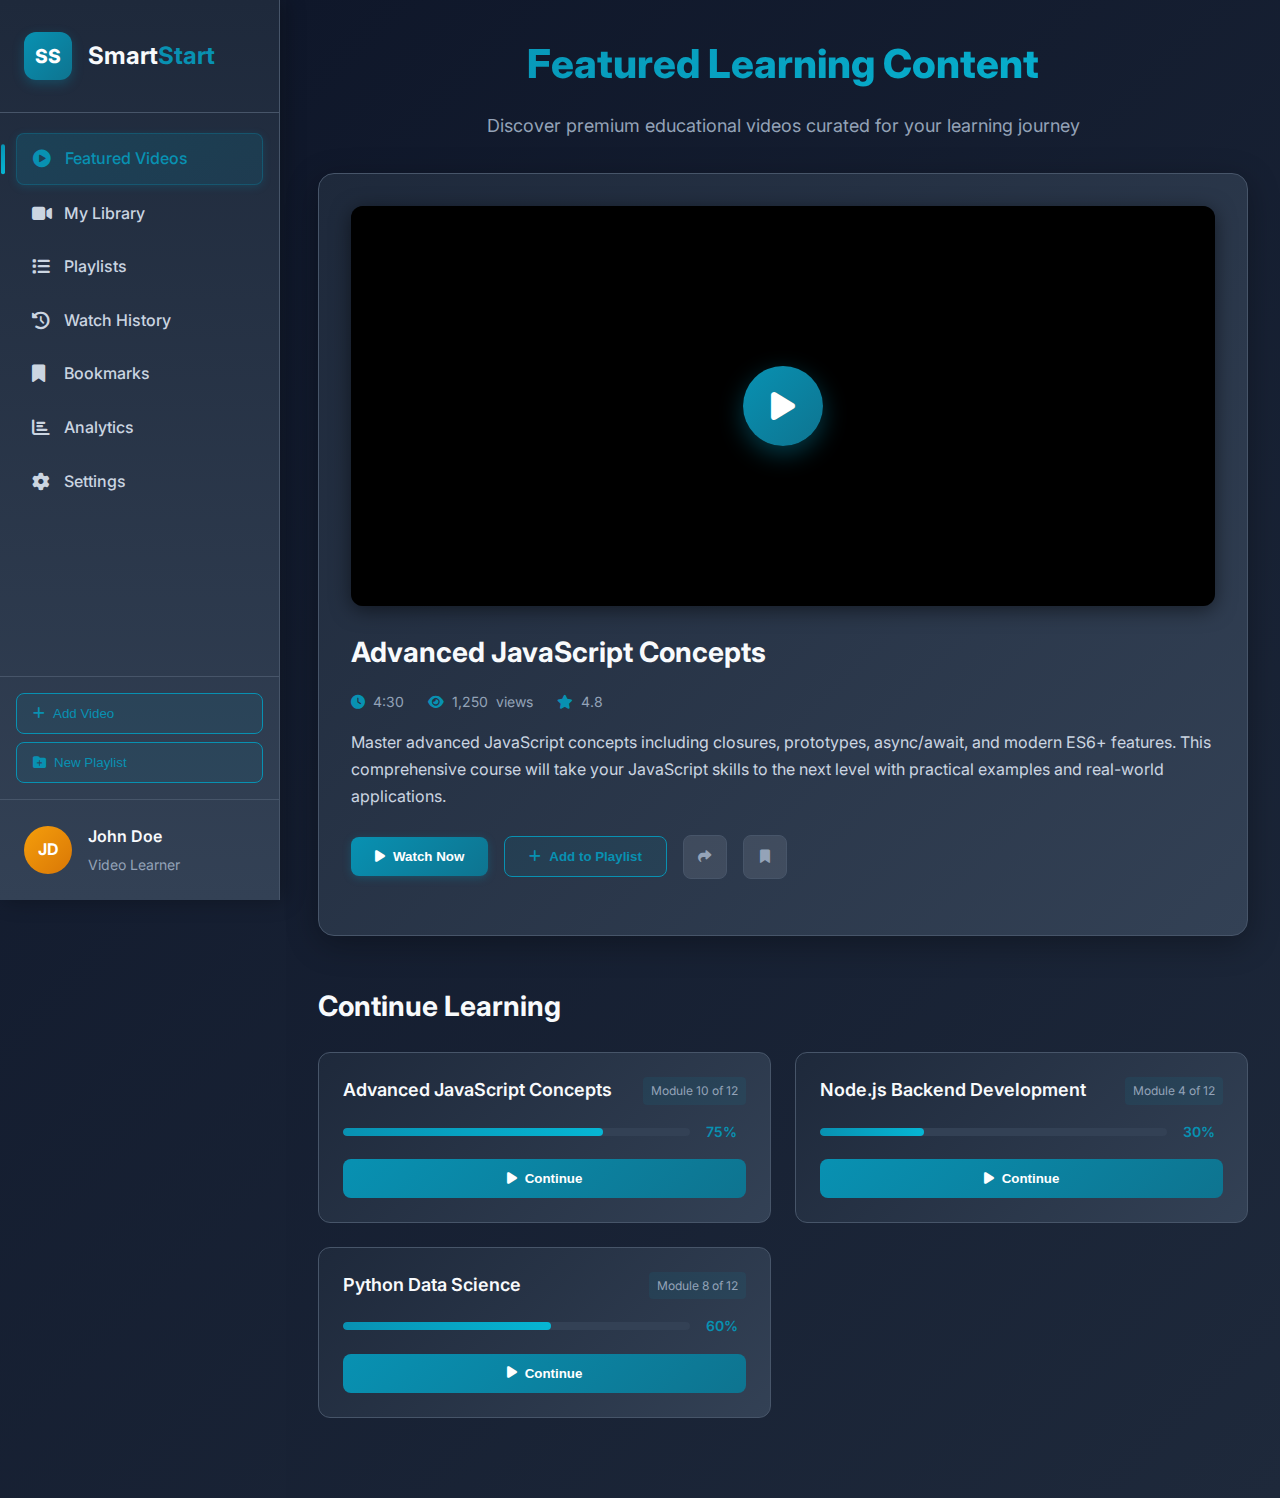
<file: Smart Start/download/download.html>
<!DOCTYPE html>
<html lang="en">

<head>
    <meta charset="UTF-8">
    <meta name="viewport" content="width=device-width, initial-scale=1.0">
    <title>SmartStart - Video Learning Platform</title>
    <link rel="stylesheet" href="download.css">
    <link rel="stylesheet" href="https://cdnjs.cloudflare.com/ajax/libs/font-awesome/6.4.0/css/all.min.css">
    <link rel="preconnect" href="https://fonts.googleapis.com">
    <link rel="preconnect" href="https://fonts.gstatic.com" crossorigin>
    <link href="https://fonts.googleapis.com/css2?family=Inter:wght@300;400;500;600;700;800&display=swap" rel="stylesheet">

    <!-- SEO Meta Tags -->
    <meta name="description" content="SmartStart - The only way to success. Professional video learning platform for skill development.">
    <meta name="keywords" content="video learning, online courses, skill development, programming, design">
    <meta name="author" content="SmartStart">

    <!-- Open Graph Meta Tags -->
    <meta property="og:title" content="SmartStart - Video Learning Platform">
    <meta property="og:description" content="Professional video learning platform for your skill development journey">
    <meta property="og:type" content="website">

    <!-- Favicon -->
    <link rel="icon" type="image/x-icon" href="[data-uri]">
</head>

<body>

    <!-- Main App Container -->
    <div class="app-container" id="app-container">/
        <!-- Sidebar Navigation -->
        <aside class="sidebar" id="sidebar">
            <div class="logo-container">
                <div class="logo">SS</div>
                <h2>Smart<span>Start</span></h2>
            </div>

            <nav class="sidebar-nav">
                <ul>
                    <li class="nav-item active" data-page="featured">
                        <i class="fas fa-play-circle"></i>
                        <span>Featured Videos</span>
                        <div class="nav-indicator"></div>
                    </li>


                    <li class="nav-item" data-page="library">
                        <i class="fas fa-video"></i>
                        <span>My Library</span>
                        <div class="nav-indicator"></div>
                    </li>
                    <li class="nav-item" data-page="playlists">
                        <i class="fas fa-list"></i>
                        <span>Playlists</span>
                        <div class="nav-indicator"></div>
                    </li>
                    <li class="nav-item" data-page="history">
                        <i class="fas fa-history"></i>
                        <span>Watch History</span>
                        <div class="nav-indicator"></div>
                    </li>
                    <li class="nav-item" data-page="bookmarks">
                        <i class="fas fa-bookmark"></i>
                        <span>Bookmarks</span>
                        <div class="nav-indicator"></div>
                    </li>
                    <li class="nav-item" data-page="analytics">
                        <i class="fas fa-chart-bar"></i>
                        <span>Analytics</span>
                        <div class="nav-indicator"></div>
                    </li>
                    <li class="nav-item" data-page="settings">
                        <i class="fas fa-cog"></i>
                        <span>Settings</span>
                        <div class="nav-indicator"></div>
                    </li>
                </ul>
            </nav>

            <div class="quick-actions">
                <button class="quick-action-btn" id="add-video-btn">
                    <i class="fas fa-plus"></i>
                    <span>Add Video</span>
                </button>
                <button class="quick-action-btn" id="create-playlist-btn">
                    <i class="fas fa-folder-plus"></i>
                    <span>New Playlist</span>
                </button>
            </div>

            <div class="user-profile">
                <div class="avatar">JD</div>
                <div class="user-info">
                    <h4>John Doe</h4>
                    <p>Video Learner</p>
                </div>
            </div>
        </aside>

        <!-- Main Content -->
        <main class="main-content" id="main-content">
            <!-- Page Content Container -->
            <div class="page-container" id="page-container">
                <!-- Featured Videos Page -->
                <div class="page-content active" id="featured-page">
                    <!-- Hero Video Section -->
                    <section class="hero-section" id="hero-section">
                        <div class="hero-content">
                            <h1 class="hero-title">Featured Learning Content</h1>
                            <p class="hero-subtitle">Discover premium educational videos curated for your learning journey</p>
                        </div>

                        <div class="featured-video" id="featured-video">
                            <div class="video-player-wrapper">
                                <div class="video-player" id="hero-video-player">
                                    <iframe id="hero-iframe" src="" frameborder="0" allowfullscreen></iframe>
                                </div>
                                <div class="video-overlay" id="hero-overlay">
                                    <div class="play-button" id="hero-play-btn">
                                        <i class="fas fa-play"></i>
                                    </div>
                                </div>
                            </div>
                            <div class="video-info">
                                <h2 id="featured-title">Advanced JavaScript Concepts</h2>
                                <div class="video-meta">
                                    <span><i class="fas fa-clock"></i> <span id="featured-duration">4:30</span></span>
                                    <span><i class="fas fa-eye"></i> <span id="featured-views">1.2K</span> views</span>
                                    <span><i class="fas fa-star"></i> 4.8</span>
                                </div>
                                <p id="featured-description">Master advanced JavaScript concepts including closures, prototypes, async/await, and modern ES6+ features.</p>
                                <div class="video-actions">
                                    <button class="btn-primary" id="watch-now-btn">
                                        <i class="fas fa-play"></i> Watch Now
                                    </button>
                                    <button class="btn-secondary" id="add-playlist-btn">
                                        <i class="fas fa-plus"></i> Add to Playlist
                                    </button>
                                    <button class="btn-icon" id="share-btn" title="Share">
                                        <i class="fas fa-share"></i>
                                    </button>
                                    <button class="btn-icon" id="bookmark-btn" title="Bookmark">
                                        <i class="fas fa-bookmark"></i>
                                    </button>
                                </div>
                            </div>
                        </div>
                    </section>

                    <!-- Continue Learning Section -->
                    <section class="continue-section">
                        <h2>Continue Learning</h2>
                        <div class="continue-cards" id="continue-cards">
                            <!-- Continue cards will be generated by JavaScript -->
                        </div>
                    </section>
                </div>

                <!-- My Library Page -->
                <div class="page-content" id="library-page">
                    <div class="page-header">
                        <h1>My Video Library</h1>
                        <p>Manage and organize your video collection</p>
                    </div>

                    <div class="library-controls">
                        <div class="search-container">
                            <i class="fas fa-search"></i>
                            <input type="text" id="search-input" placeholder="Search videos...">
                        </div>
                        <div class="view-controls">
                            <button class="view-btn active" data-view="grid">
                                <i class="fas fa-th"></i>
                            </button>
                            <button class="view-btn" data-view="list">
                                <i class="fas fa-list"></i>
                            </button>
                        </div>
                    </div>

                    <div class="filter-bar">
                        <button class="filter-btn active" data-filter="all">All Videos</button>
                        <button class="filter-btn" data-filter="in-progress">In Progress</button>
                        <button class="filter-btn" data-filter="completed">Completed</button>
                        <button class="filter-btn" data-filter="new">New</button>
                        <div class="sort-dropdown">
                            <button class="sort-btn" id="sort-btn">
                                <i class="fas fa-sort"></i> Sort: Recent
                                <i class="fas fa-chevron-down"></i>
                            </button>
                            <div class="sort-menu" id="sort-menu">
                                <div class="sort-option active" data-sort="recent">Recent</div>
                                <div class="sort-option" data-sort="alphabetical">Alphabetical</div>
                                <div class="sort-option" data-sort="progress">Progress</div>
                                <div class="sort-option" data-sort="duration">Duration</div>
                            </div>
                        </div>
                    </div>

                    <div class="video-grid" id="video-grid">
                        <!-- Video cards will be generated by JavaScript -->
                    </div>
                </div>

                <!-- Playlists Page -->
                <div class="page-content" id="playlists-page">
                    <div class="page-header">
                        <h1>My Playlists</h1>
                        <p>Organize your videos into custom playlists</p>
                        <button class="btn-primary" id="create-new-playlist">
                            <i class="fas fa-plus"></i> Create New Playlist
                        </button>
                    </div>

                    <div class="playlists-grid" id="playlists-grid">
                        <!-- Playlists will be generated by JavaScript -->
                    </div>
                </div>

                <!-- Watch History Page -->
                <div class="page-content" id="history-page">
                    <div class="page-header">
                        <h1>Watch History</h1>
                        <p>Track your learning progress and recently watched videos</p>
                        <button class="btn-secondary" id="clear-history">
                            <i class="fas fa-trash"></i> Clear History
                        </button>
                    </div>

                    <div class="history-stats">
                        <div class="stat-card">
                            <div class="stat-icon">
                                <i class="fas fa-play-circle"></i>
                            </div>
                            <div class="stat-info">
                                <h3>24</h3>
                                <p>Videos Watched</p>
                            </div>
                        </div>
                        <div class="stat-card">
                            <div class="stat-icon">
                                <i class="fas fa-clock"></i>
                            </div>
                            <div class="stat-info">
                                <h3>12.5h</h3>
                                <p>Total Watch Time</p>
                            </div>
                        </div>
                        <div class="stat-card">
                            <div class="stat-icon">
                                <i class="fas fa-calendar"></i>
                            </div>
                            <div class="stat-info">
                                <h3>7</h3>
                                <p>Days Active</p>
                            </div>
                        </div>
                    </div>

                    <div class="history-timeline" id="history-timeline">
                        <!-- History items will be generated by JavaScript -->
                    </div>
                </div>

                <!-- Bookmarks Page -->
                <div class="page-content" id="bookmarks-page">
                    <div class="page-header">
                        <h1>Bookmarked Videos</h1>
                        <p>Quick access to your saved videos</p>
                    </div>

                    <div class="bookmarks-grid" id="bookmarks-grid">
                        <!-- Bookmarked videos will be generated by JavaScript -->
                    </div>
                </div>

                <!-- Analytics Page -->
                <div class="page-content" id="analytics-page">
                    <div class="page-header">
                        <h1>Learning Analytics</h1>
                        <p>Track your progress and learning insights</p>
                    </div>

                    <div class="analytics-overview">
                        <div class="analytics-card">
                            <div class="card-header">
                                <h3>Weekly Progress</h3>
                                <i class="fas fa-chart-line"></i>
                            </div>
                            <div class="progress-chart">
                                <div class="chart-bar" style="height: 60%">
                                    <span class="bar-label">Mon</span>
                                </div>
                                <div class="chart-bar" style="height: 80%">
                                    <span class="bar-label">Tue</span>
                                </div>
                                <div class="chart-bar" style="height: 45%">
                                    <span class="bar-label">Wed</span>
                                </div>
                                <div class="chart-bar" style="height: 90%">
                                    <span class="bar-label">Thu</span>
                                </div>
                                <div class="chart-bar" style="height: 70%">
                                    <span class="bar-label">Fri</span>
                                </div>
                                <div class="chart-bar" style="height: 30%">
                                    <span class="bar-label">Sat</span>
                                </div>
                                <div class="chart-bar" style="height: 50%">
                                    <span class="bar-label">Sun</span>
                                </div>
                            </div>
                        </div>

                        <div class="analytics-card">
                            <div class="card-header">
                                <h3>Learning Streak</h3>
                                <i class="fas fa-fire"></i>
                            </div>
                            <div class="streak-info">
                                <div class="streak-number">12</div>
                                <div class="streak-text">Days in a row</div>
                                <div class="streak-goal">Goal: 30 days</div>
                            </div>
                        </div>

                        <div class="analytics-card">
                            <div class="card-header">
                                <h3>Category Breakdown</h3>
                                <i class="fas fa-pie-chart"></i>
                            </div>
                            <div class="category-stats">
                                <div class="category-item">
                                    <span class="category-name">Programming</span>
                                    <div class="category-bar">
                                        <div class="category-fill" style="width: 65%"></div>
                                    </div>
                                    <span class="category-percent">65%</span>
                                </div>
                                <div class="category-item">
                                    <span class="category-name">Design</span>
                                    <div class="category-bar">
                                        <div class="category-fill" style="width: 25%"></div>
                                    </div>
                                    <span class="category-percent">25%</span>
                                </div>
                                <div class="category-item">
                                    <span class="category-name">Science</span>
                                    <div class="category-bar">
                                        <div class="category-fill" style="width: 10%"></div>
                                    </div>
                                    <span class="category-percent">10%</span>
                                </div>
                            </div>
                        </div>
                    </div>
                </div>

                <!-- Settings Page -->
                <div class="page-content" id="settings-page">
                    <div class="page-header">
                        <h1>Settings</h1>
                        <p>Customize your learning experience</p>
                    </div>

                    <div class="settings-sections">
                        <div class="settings-section">
                            <h3>Account Settings</h3>
                            <div class="setting-item">
                                <label>Display Name</label>
                                <input type="text" value="John Doe" class="setting-input">
                            </div>
                            <div class="setting-item">
                                <label>Email</label>
                                <input type="email" value="john.doe@example.com" class="setting-input">
                            </div>
                            <div class="setting-item">
                                <label>Profile Picture</label>
                                <button class="btn-secondary">Upload New Picture</button>
                            </div>
                        </div>

                        <div class="settings-section">
                            <h3>Playback Settings</h3>
                            <div class="setting-item">
                                <label>Default Playback Speed</label>
                                <select class="setting-select">
                                    <option value="0.5">0.5x</option>
                                    <option value="0.75">0.75x</option>
                                    <option value="1" selected>1x</option>
                                    <option value="1.25">1.25x</option>
                                    <option value="1.5">1.5x</option>
                                    <option value="2">2x</option>
                                </select>
                            </div>
                            <div class="setting-item">
                                <label>Auto-play Next Video</label>
                                <div class="toggle-switch">
                                    <input type="checkbox" id="autoplay" checked>
                                    <label for="autoplay" class="toggle-label"></label>
                                </div>
                            </div>
                            <div class="setting-item">
                                <label>Video Quality</label>
                                <select class="setting-select">
                                    <option value="auto" selected>Auto</option>
                                    <option value="720p">720p</option>
                                    <option value="1080p">1080p</option>
                                </select>
                            </div>
                        </div>

                        <div class="settings-section">
                            <h3>Notifications</h3>
                            <div class="setting-item">
                                <label>Email Notifications</label>
                                <div class="toggle-switch">
                                    <input type="checkbox" id="email-notifications" checked>
                                    <label for="email-notifications" class="toggle-label"></label>
                                </div>
                            </div>
                            <div class="setting-item">
                                <label>Push Notifications</label>
                                <div class="toggle-switch">
                                    <input type="checkbox" id="push-notifications">
                                    <label for="push-notifications" class="toggle-label"></label>
                                </div>
                            </div>
                        </div>

                        <div class="settings-section">
                            <h3>Privacy</h3>
                            <div class="setting-item">
                                <label>Make Profile Public</label>
                                <div class="toggle-switch">
                                    <input type="checkbox" id="public-profile">
                                    <label for="public-profile" class="toggle-label"></label>
                                </div>
                            </div>
                            <div class="setting-item">
                                <label>Share Watch History</label>
                                <div class="toggle-switch">
                                    <input type="checkbox" id="share-history">
                                    <label for="share-history" class="toggle-label"></label>
                                </div>
                            </div>
                        </div>

                        <div class="settings-actions">
                            <button class="btn-primary">Save Changes</button>
                            <button class="btn-secondary">Reset to Default</button>
                            <button class="btn-danger">Delete Account</button>
                        </div>
                    </div>
                </div>
            </div>
        </main>
    </div>

    <!-- Add Video Modal -->
    <div class="modal-overlay" id="add-video-modal">
        <div class="modal-content">
            <div class="modal-header">
                <h3>Add New Video</h3>
                <button class="close-btn" id="close-add-modal">&times;</button>
            </div>
            <div class="modal-body">
                <form id="add-video-form" method="post" action="add_video.php">

                    <div class="form-group">
                        <label for="video-url">YouTube URL</label>
                        <input type="url" id="video-url" placeholder="https://www.youtube.com/watch?v=..." required>
                    </div>
                    <div class="form-group">
                        <label for="video-title">Video Title</label>
                        <input type="text" id="video-title" placeholder="Enter video title" required>
                    </div>
                    <div class="form-group">
                        <label for="video-desc">Description</label>
                        <textarea id="video-desc" placeholder="Enter video description" rows="3"></textarea>
                    </div>
                    <div class="form-group">
                        <label for="video-category">Category</label>
                        <select id="video-category">
                            <option value="programming">Programming</option>
                            <option value="design">Design</option>
                            <option value="business">Business</option>
                            <option value="science">Science</option>
                            <option value="other">Other</option>
                        </select>
                    </div>
                </form>
            </div>
            <div class="modal-footer">
                <button type="button" id="cancel-add-btn" class="btn-secondary">Cancel</button>
                <button type="button" id="confirm-add-btn" class="btn-primary">Add Video</button>
            </div>
        </div>
    </div>

    <!-- Video Player Modal -->
    <div class="modal-overlay" id="video-modal">
        <div class="modal-content video-modal">
            <div class="modal-header">
                <h3 id="modal-video-title">Video Title</h3>
                <button class="close-btn" id="close-video-modal">&times;</button>
            </div>
            <div class="modal-body">
                <div class="video-player-container">
                    <div class="video-player" id="modal-video-player">
                        <iframe id="modal-iframe" src="" frameborder="0" allowfullscreen></iframe>
                    </div>
                </div>
                <div class="video-details">
                    <div class="video-meta">
                        <span><i class="fas fa-clock"></i> <span id="modal-duration">0:00</span></span>
                        <span><i class="fas fa-eye"></i> <span id="modal-views">0</span> views</span>
                        <span><i class="fas fa-heart"></i> <span id="modal-likes">0</span> likes</span>
                    </div>
                    <div class="video-actions">
                        <button class="action-btn" id="like-btn">
                            <i class="fas fa-heart"></i> Like
                        </button>
                        <button class="action-btn" id="bookmark-modal-btn">
                            <i class="fas fa-bookmark"></i> Bookmark
                        </button>
                        <button class="action-btn" id="share-modal-btn">
                            <i class="fas fa-share"></i> Share
                        </button>
                        <button class="action-btn" id="download-btn">
                            <i class="fas fa-download"></i> Download
                        </button>
                    </div>
                    <div class="video-description">
                        <p id="modal-description">Video description will appear here...</p>
                    </div>
                </div>
            </div>
        </div>
    </div>

    <!-- Toast Container -->
    <div class="toast-container" id="toast-container"></div>

    <script src="download.js"></script>
</body>

</html>
</file>
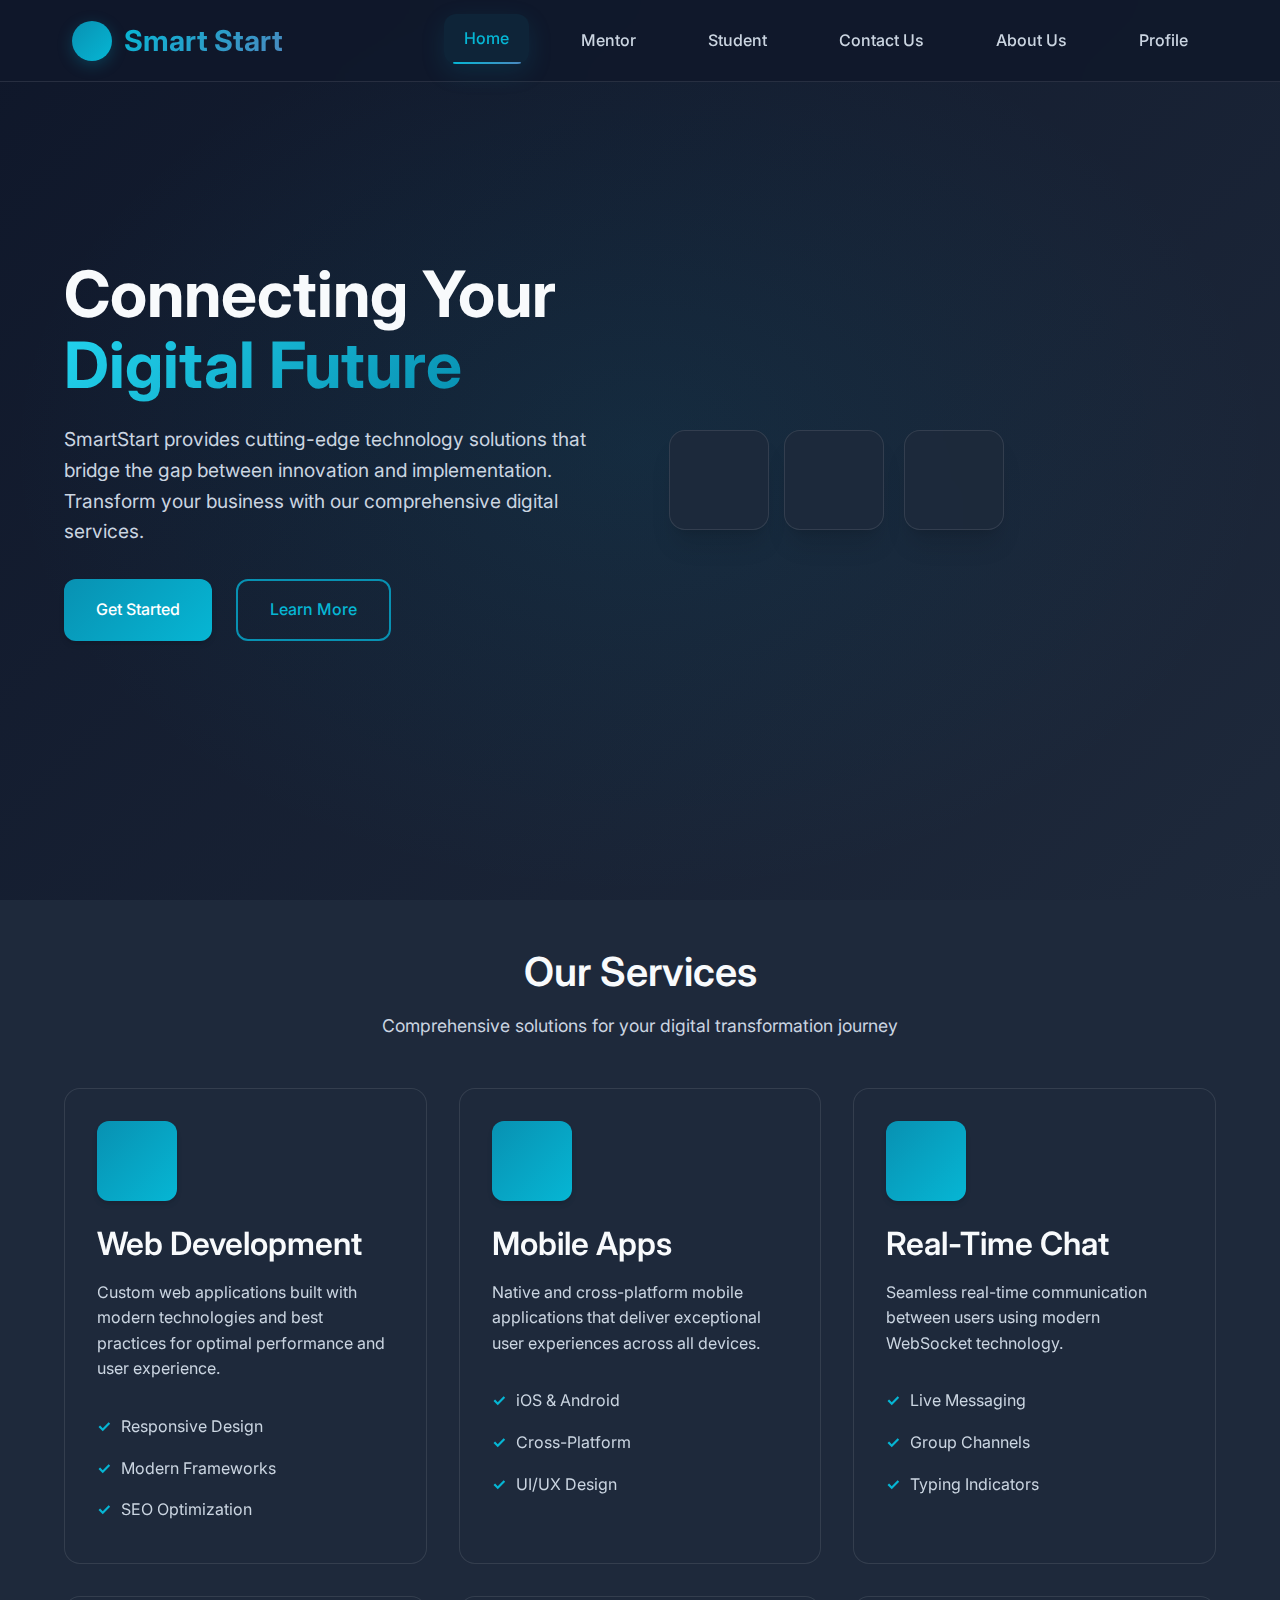
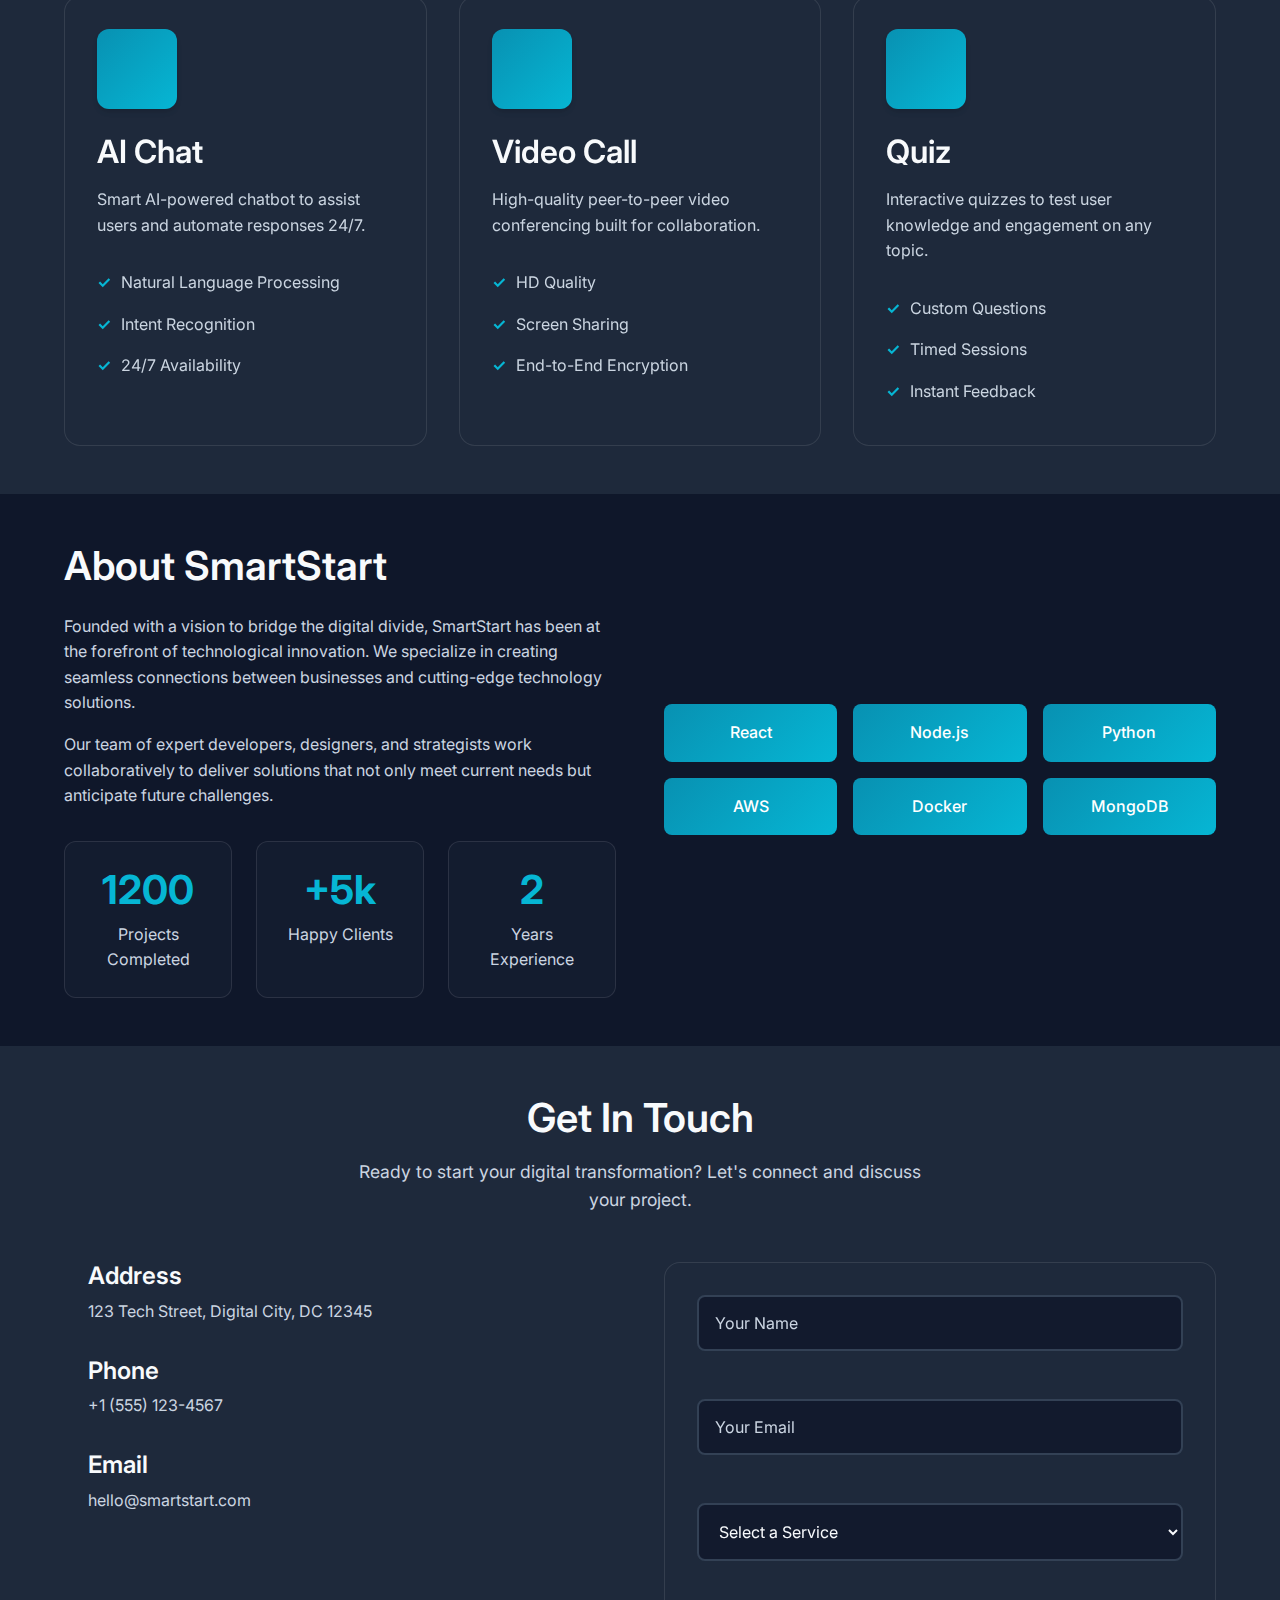
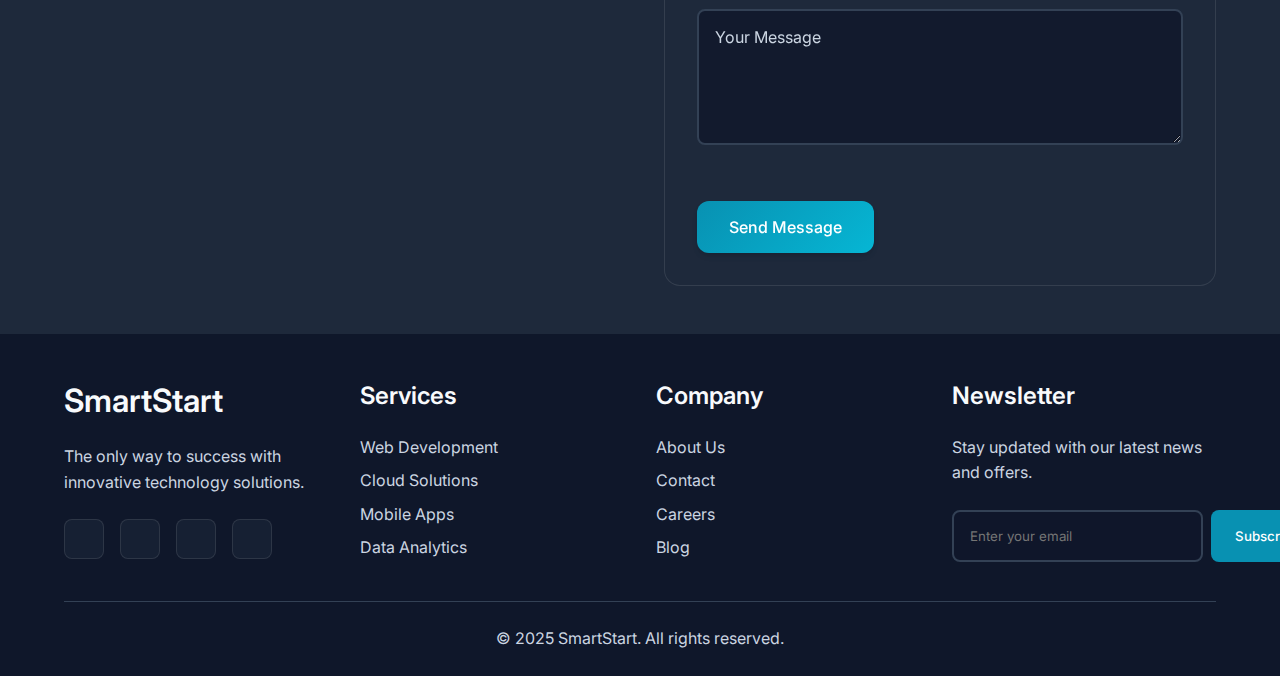
<file: Smart Start/home/home.html>
<!DOCTYPE html>

<html lang="en">

<head>
    <meta charset="utf-8" />
    <meta content="width=device-width, initial-scale=1.0" name="viewport" />
    <title>SmartStart - The Only Way to Success</title>
    <!-- Preload critical resources -->
    <link as="style" href="home.css" rel="preload" />
    <link as="script" href="home.js" rel="preload" />
    <!-- Main stylesheet -->
    <link href="home.css" rel="stylesheet" />
    <!-- Font Awesome with integrity check -->
    <link crossorigin="anonymous" href="https://cdnjs.cloudflare.com/ajax/libs/font-awesome/6.5.1/css/all.min.css" integrity="sha512-DTOQO9RWCH3ppGqcWaEA1BIZOC6xxalwEsw9c2QQeAIftl+Vegovlnee1c9QX4TctnWMn13TZye+giMm8e2LwA==" referrerpolicy="no-referrer" rel="stylesheet"
    />
    <!-- Google Fonts -->
    <link href="https://fonts.googleapis.com" rel="preconnect" />
    <link crossorigin="" href="https://fonts.gstatic.com" rel="preconnect" />
    <link href="https://fonts.googleapis.com/css2?family=Inter:wght@300;400;500;600;700&amp;display=swap" rel="stylesheet" />
    <!-- SEO Meta Tags -->
    <meta content="SmartStart - The only way to success. Professional web development, cloud solutions, mobile apps, and data analytics services." name="description" />
    <meta content="web development, cloud solutions, mobile apps, data analytics, digital transformation" name="keywords" />
    <meta content="SmartStart" name="author" />
    <!-- Open Graph Meta Tags -->
    <meta content="SmartStart - The Only Way to Success" property="og:title" />
    <meta content="Professional digital solutions for your business transformation" property="og:description" />
    <meta content="website" property="og:type" />
    <meta content="https://smartstart.com" property="og:url" />
    <!-- Favicon -->
    <link href="[data-uri]"
        rel="icon" type="image/x-icon" />
    <!-- Performance optimization -->
    <meta content="IE=edge" http-equiv="X-UA-Compatible" />
</head>

<body>
    <!-- Navigation Bar -->
    <nav class="navbar" id="navbar">
        <div class="nav-container">
            <div class="nav-logo">
                <div class="logo-icon">
                    <i class="fas fa-graduation-cap"></i>
                </div>
                <h2>Smart Start</h2>
            </div>

            <ul class="nav-menu" id="navMenu">
                <li class="nav-item">
                    <a href="../home/home.html" class="nav-link active">
                        <span>Home</span>
                        <div class="nav-indicator"></div>
                    </a>
                </li>
                <li class="nav-item dropdown">
                    <a href="../mentor/mentor.php" class="nav-link">
                        <span>Mentor</span>
                        <div class="nav-indicator"></div>
                    </a>
                    <div class="dropdown-menu">
                        <div class="dropdown-content">
                            <a href="../mentor/mentor.php" class="dropdown-item">Find Mentors</a>
                            <a href="../mentor-dashboard/mentor-dash.html" class="dropdown-item">Mentor Dashboard</a>
                            <a href="../mentor-comp/mentor-comp.html" class="dropdown-item">Mentor Comparison</a>
                            <a href="../mentor-details/details.html" class="dropdown-item">Mentor Details</a>
                            <a href="../upload courses/upload.html" class="dropdown-item">Upload page</a>
                        </div>
                    </div>
                </li>
                <li class="nav-item dropdown">
                    <a href="../find-student/student.html" class="nav-link">
                        <span>Student</span>
                        <div class="nav-indicator"></div>
                    </a>
                    <div class="dropdown-menu">
                        <div class="dropdown-content">
                            <a href="../student-dashboard/index.html" class="dropdown-item">Student Dashboard</a>
                            <a href="../download/download.html" class="dropdown-item">Download Courses</a>
                            <a href="../student/student.html" class="dropdown-item">Find student</a>
                        </div>
                    </div>
                </li>
                <li class="nav-item dropdown">
                    <a href="../contact-us/contact.php" class="nav-link ">
                        <span>Contact Us</span>
                        <div class="nav-indicator"></div>
                    </a>
                    <div class="dropdown-menu">
                        <div class="dropdown-content">
                            <a href="#" class="dropdown-item">Live Chat</a>
                        </div>
                    </div>
                </li>
                <li class="nav-item">
                    <a href="../about-us/About-us.html" class="nav-link ">
                        <span>About Us</span>
                        <div class="nav-indicator"></div>
                    </a>
                </li>
                <li class="nav-item dropdown">
                    <a href="../user/profile-1.php" class="nav-link">
                        <span>Profile</span>
                        <div class="nav-indicator"></div>
                    </a>
                    <div class="dropdown-menu">
                        <div class="dropdown-content">
                            <a href="../payment/payment.php" class="dropdown-item">Payment</a>
                            <a href="../login-choices/index.html" class="dropdown-item">Log in</a>
                            <a href="../signup/signup.php" class="dropdown-item">Sign up</a>
                        </div>
                    </div>
                </li>
            </ul>

            <div class="hamburger" id="hamburger">
                <span class="bar"></span>
                <span class="bar"></span>
                <span class="bar"></span>
            </div>
        </div>

        <!-- Mobile Menu -->
        <div class="mobile-menu" id="mobileMenu">
            <div class="mobile-menu-content">
                <div class="mobile-menu-item">
                    <a href="../home/home.html" class="mobile-link">Home</a>
                </div>
                <div class="mobile-menu-item">
                    <a href="#" class="mobile-link mobile-dropdown-toggle">
                        Mentor<span class="mobile-arrow">▼</span>
                    </a>
                    <div class="mobile-submenu">
                        <a href="../mentor/mentor.php" class="mobile-sublink">Find Mentors</a>
                        <a href="../mentor-dashboard/" class="mobile-sublink">Mentor Dashboard</a>
                        <a href="../mentor-comp/mentor-comp.html" class="mobile-sublink">Mentor Comparison</a>
                        <a href="../mentor-details/book_session.php" class="mobile-sublink">Mentor Details</a>
                        <a href="../upload courses/upload.html" class="mobile-sublink">Upload Page</a>
                    </div>
                </div>
                <div class="mobile-menu-item">
                    <a href="#" class="mobile-link mobile-dropdown-toggle">
                        Student<span class="mobile-arrow">▼</span>
                    </a>
                    <div class="mobile-submenu">
                        <a href="../student-dashboard/index.html" class="mobile-sublink">Student Dashboard</a>
                        <a href="../upload courses/upload.html" class="mobile-sublink">Upload Courses</a>
                        <a href="../student/find_student.html" class="mobile-sublink">Find Student</a>
                    </div>
                </div>
                <div class="mobile-menu-item">
                    <a href="#" class="mobile-link mobile-dropdown-toggle">
                        Contact Us<span class="mobile-arrow">▼</span>
                    </a>
                    <div class="mobile-submenu">
                        <a href="../contact-us/contact.php" class="mobile-sublink">Get in Touch</a>
                        <a href="#" class="mobile-sublink">Live Chat</a>
                    </div>
                </div>
                <div class="mobile-menu-item">
                    <a href="../about-us/About-us.html" class="mobile-link">About Us</a>
                </div>
                <div class="mobile-menu-item">
                    <a href="#" class="mobile-link mobile-dropdown-toggle">
                        Profile<span class="mobile-arrow">▼</span>
                    </a>
                    <div class="mobile-submenu">
                        <a href="../payment/payment.php" class="mobile-sublink">Payment</a>
                        <a href="../login-choices/index.html" class="mobile-sublink">Log in</a>
                        <a href="../signup/signup.php" class="mobile-sublink">Sign up</a>
                    </div>
                </div>
            </div>
        </div>
    </nav>
    <!-- Main Content -->
    <main id="main-content">
        <!-- Hero Section -->
        <section class="hero" id="home">
            <div class="hero-container">
                <div class="hero-content">
                    <h1 class="hero-title">
                        Connecting Your <span class="highlight">Digital Future</span>
                    </h1>
                    <p class="hero-description">
                        SmartStart provides cutting-edge technology solutions that bridge the gap between innovation and implementation. Transform your business with our comprehensive digital services.
                    </p>
                    <div class="hero-buttons">
                        <a class="btn btn-primary" href="#services">Get Started</a>
                        <a class="btn btn-secondary" href="#about">Learn More</a>
                    </div>
                </div>
                <div aria-hidden="true" class="hero-visual">
                    <div class="floating-card" data-tilt="">
                        <i aria-hidden="true" class="fas fa-network-wired"></i>
                    </div>
                    <div class="floating-card" data-tilt="">
                        <i aria-hidden="true" class="fas fa-cloud"></i>
                    </div>
                    <div class="floating-card" data-tilt="">
                        <i aria-hidden="true" class="fas fa-mobile-alt"></i>
                    </div>
                </div>
            </div>
        </section>
        <!-- Services Section -->
        <section class="services" id="services">
            <div class="container">
                <div class="section-header">
                    <h2>Our Services</h2>
                    <p>Comprehensive solutions for your digital transformation journey</p>
                </div>
                <div class="services-grid">
                    <article class="service-card" data-aos="fade-up">
                        <div class="service-icon">
                            <i aria-hidden="true" class="fas fa-code"></i>
                        </div>
                        <h3>Web Development</h3>
                        <p>Custom web applications built with modern technologies and best practices for optimal performance and user experience.</p>
                        <ul class="service-features">
                            <li>Responsive Design</li>
                            <li>Modern Frameworks</li>
                            <li>SEO Optimization</li>
                        </ul>
                    </article>

                    <article class="service-card" data-aos="fade-up" data-aos-delay="200">
                        <div class="service-icon">
                            <i aria-hidden="true" class="fas fa-mobile-alt"></i>
                        </div>
                        <h3>Mobile Apps</h3>
                        <p>Native and cross-platform mobile applications that deliver exceptional user experiences across all devices.</p>
                        <ul class="service-features">
                            <li>iOS &amp; Android</li>
                            <li>Cross-Platform</li>
                            <li>UI/UX Design</li>
                        </ul>
                    </article>

                    <article class="service-card" data-aos="fade-up">
                        <div class="service-icon"><i aria-hidden="true" class="fas fa-comments"></i></div>
                        <h3>Real-Time Chat</h3>
                        <p>Seamless real-time communication between users using modern WebSocket technology.</p>
                        <ul class="service-features">
                            <li>Live Messaging</li>
                            <li>Group Channels</li>
                            <li>Typing Indicators</li>
                        </ul>
                    </article>
                    <article class="service-card" data-aos="fade-up" data-aos-delay="100">
                        <div class="service-icon"><i aria-hidden="true" class="fas fa-robot"></i></div>
                        <h3>AI Chat</h3>
                        <p>Smart AI-powered chatbot to assist users and automate responses 24/7.</p>
                        <ul class="service-features">
                            <li>Natural Language Processing</li>
                            <li>Intent Recognition</li>
                            <li>24/7 Availability</li>
                        </ul>
                    </article>
                    <article class="service-card" data-aos="fade-up" data-aos-delay="200">
                        <div class="service-icon"><i aria-hidden="true" class="fas fa-video"></i></div>
                        <h3>Video Call</h3>
                        <p>High-quality peer-to-peer video conferencing built for collaboration.</p>
                        <ul class="service-features">
                            <li>HD Quality</li>
                            <li>Screen Sharing</li>
                            <li>End-to-End Encryption</li>
                        </ul>
                    </article>
                    <article class="service-card" data-aos="fade-up" data-aos-delay="300">
                        <div class="service-icon"><i aria-hidden="true" class="fas fa-question-circle"></i></div>
                        <h3>Quiz</h3>
                        <p>Interactive quizzes to test user knowledge and engagement on any topic.</p>
                        <ul class="service-features">
                            <li>Custom Questions</li>
                            <li>Timed Sessions</li>
                            <li>Instant Feedback</li>
                        </ul>
                    </article>
                </div>
            </div>
        </section>
        <!-- About Section -->
        <section class="about" id="about">
            <div class="container">
                <div class="about-content">
                    <div class="about-text">
                        <h2>About SmartStart</h2>
                        <p>
                            Founded with a vision to bridge the digital divide, SmartStart has been at the forefront of technological innovation. We specialize in creating seamless connections between businesses and cutting-edge technology solutions.
                        </p>
                        <p>
                            Our team of expert developers, designers, and strategists work collaboratively to deliver solutions that not only meet current needs but anticipate future challenges.
                        </p>
                        <div class="stats">
                            <div class="stat">
                                <h3 aria-label="500 projects completed" class="stat-number" data-target="500">1200</h3>
                                <p>Projects Completed</p>
                            </div>
                            <div class="stat">
                                <h3 aria-label="150 happy clients" class="stat-number" data-target="150">+5k</h3>
                                <p>Happy Clients</p>
                            </div>
                            <div class="stat">
                                <h3 aria-label="10 years experience" class="stat-number" data-target="10">2</h3>
                                <p>Years Experience</p>
                            </div>
                        </div>
                    </div>
                    <div class="about-visual">
                        <div class="tech-stack">
                            <div class="tech-item">React</div>
                            <div class="tech-item">Node.js</div>
                            <div class="tech-item">Python</div>
                            <div class="tech-item">AWS</div>
                            <div class="tech-item">Docker</div>
                            <div class="tech-item">MongoDB</div>
                        </div>
                    </div>
                </div>
            </div>
        </section>
        <!-- Contact Section -->
        <section class="contact" id="contact">
            <div class="container">
                <div class="section-header">
                    <h2>Get In Touch</h2>
                    <p>Ready to start your digital transformation? Let's connect and discuss your project.</p>
                </div>
                <div class="contact-content">
                    <div class="contact-info">
                        <div class="contact-item">
                            <i aria-hidden="true" class="fas fa-map-marker-alt"></i>
                            <div>
                                <h4>Address</h4>
                                <p>123 Tech Street, Digital City, DC 12345</p>
                            </div>
                        </div>
                        <div class="contact-item">
                            <i aria-hidden="true" class="fas fa-phone"></i>
                            <div>
                                <h4>Phone</h4>
                                <p><a href="tel:+15551234567">+1 (555) 123-4567</a></p>
                            </div>
                        </div>
                        <div class="contact-item">
                            <i aria-hidden="true" class="fas fa-envelope"></i>
                            <div>
                                <h4>Email</h4>
                                <p><a href="mailto:hello@smartstart.com">hello@smartstart.com</a></p>
                            </div>
                        </div>
                    </div>
                    <form class="contact-form" id="contact-form" novalidate="">
                        <div class="form-group">
                            <label class="sr-only" for="name">Your Name</label>
                            <input aria-required="true" id="name" name="name" placeholder="Your Name" required="" type="text" />
                            <span class="error-message" id="name-error"></span>
                        </div>
                        <div class="form-group">
                            <label class="sr-only" for="email">Your Email</label>
                            <input aria-required="true" id="email" name="email" placeholder="Your Email" required="" type="email" />
                            <span class="error-message" id="email-error"></span>
                        </div>
                        <div class="form-group">
                            <label class="sr-only" for="service">Select a Service</label>
                            <select aria-required="true" id="service" name="service" required="">
<option value="">Select a Service</option>
<option value="web-development">Web Development</option>
<option value="cloud-solutions">Cloud Solutions</option>
<option value="mobile-apps">Mobile Apps</option>
<option value="data-analytics">Data Analytics</option>
</select>
                            <span class="error-message" id="service-error"></span>
                        </div>
                        <div class="form-group">
                            <label class="sr-only" for="message">Your Message</label>
                            <textarea aria-required="true" id="message" name="message" placeholder="Your Message" required="" rows="5"></textarea>
                            <span class="error-message" id="message-error"></span>
                        </div>
                        <button class="btn btn-primary" type="submit">
<span class="btn-text">Send Message</span>
<span class="btn-loading" style="display: none;">Sending...</span>
</button>
                    </form>
                </div>
            </div>
        </section>
    </main>
    <!-- Footer -->
    <footer class="footer">
        <div class="container">
            <div class="footer-content">
                <div class="footer-section">
                    <h3>SmartStart</h3>
                    <p>The only way to success with innovative technology solutions.</p>
                    <div class="social-links">
                        <a aria-label="Twitter" href="#"><i aria-hidden="true" class="fab fa-twitter"></i></a>
                        <a aria-label="LinkedIn" href="#"><i aria-hidden="true" class="fab fa-linkedin"></i></a>
                        <a aria-label="GitHub" href="#"><i aria-hidden="true" class="fab fa-github"></i></a>
                        <a aria-label="Instagram" href="#"><i aria-hidden="true" class="fab fa-instagram"></i></a>
                    </div>
                </div>
                <div class="footer-section">
                    <h4>Services</h4>
                    <ul>
                        <li><a href="#services">Web Development</a></li>
                        <li><a href="#services">Cloud Solutions</a></li>
                        <li><a href="#services">Mobile Apps</a></li>
                        <li><a href="#services">Data Analytics</a></li>
                    </ul>
                </div>
                <div class="footer-section">
                    <h4>Company</h4>
                    <ul>
                        <li><a href="../about-us/about.html">About Us</a></li>
                        <li><a href="../contact-us/contact.php">Contact</a></li>
                        <li><a href="../careers/careers.html">Careers</a></li>
                        <li><a href="../blog/blog.html">Blog</a></li>
                    </ul>
                </div>
                <div class="footer-section">
                    <h4>Newsletter</h4>
                    <p>Stay updated with our latest news and offers.</p>
                    <form class="newsletter-form" id="newsletter-form">
                        <label class="sr-only" for="newsletter-email">Email for newsletter</label>
                        <input id="newsletter-email" name="email" placeholder="Enter your email" required="" type="email" />
                        <button type="submit">Subscribe</button>
                    </form>
                </div>
            </div>
            <div class="footer-bottom">
                <p>© 2025 SmartStart. All rights reserved.</p>
            </div>
        </div>
    </footer>
    <!-- Main JavaScript -->
    <script defer="" src="home.js"></script>
</body>

</html>
</file>
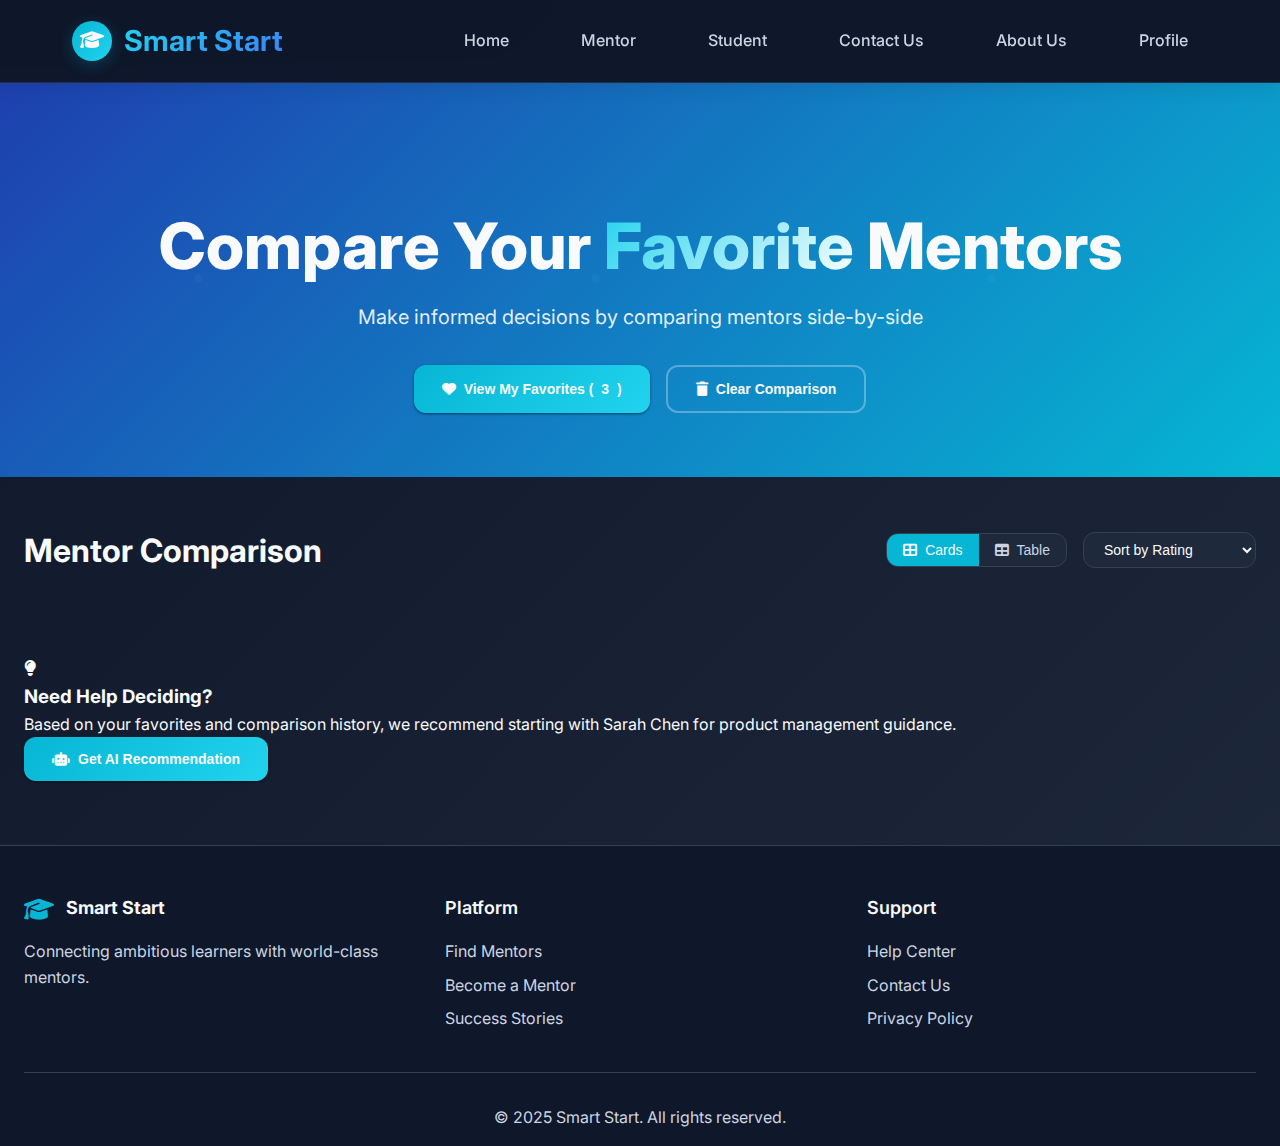
<file: Smart Start/mentor-comp/mentor-comp.html>
<!DOCTYPE html>
<html lang="en">

<head>
    <meta charset="UTF-8">
    <meta name="viewport" content="width=device-width, initial-scale=1.0">
    <title>Compare Mentors - Smart Start</title>
    <link rel="stylesheet" href="mentor-comp.css">
    <link href="https://fonts.googleapis.com/css2?family=Inter:wght@300;400;500;600;700;800&display=swap" rel="stylesheet">
    <link href="https://cdnjs.cloudflare.com/ajax/libs/font-awesome/6.5.1/css/all.min.css" rel="stylesheet">
    <meta name="description" content="Compare mentors side-by-side to make informed decisions on Smart Start platform">
</head>

<body>
    <!-- Navigation Bar -->
    <nav class="navbar" id="navbar">
        <div class="nav-container">
            <div class="nav-logo">
                <div class="logo-icon">
                    <i class="fas fa-graduation-cap"></i>
                </div>
                <h2>Smart Start</h2>
            </div>

            <ul class="nav-menu" id="navMenu">
                <li class="nav-item">
                    <a href="../home/home.html" class="nav-link">
                        <span>Home</span>
                        <div class="nav-indicator"></div>
                    </a>
                </li>
                <li class="nav-item dropdown">
                    <a href="../mentor/mentor.php" class="nav-link">
                        <span>Mentor</span>
                        <div class="nav-indicator"></div>
                    </a>
                    <div class="dropdown-menu">
                        <div class="dropdown-content">
                            <a href="../mentor/mentor.php" class="dropdown-item">Find Mentors</a>
                            <a href="../mentor-dashboard/" class="dropdown-item">Mentor Dashboard</a>
                            <a href="../mentor-comp/mentor-comp.html" class="dropdown-item">Mentor Comparison</a>
                            <a href="../mentor-details/details.html" class="dropdown-item">Mentor Details</a>
                            <a href="../upload-courses/upload.html" class="dropdown-item">Upload Courses</a>
                        </div>
                    </div>
                </li>
                <li class="nav-item dropdown">
                    <a href="../find-student/student.html" class="nav-link">
                        <span>Student</span>
                        <div class="nav-indicator"></div>
                    </a>
                    <div class="dropdown-menu">
                        <div class="dropdown-content">
                            <a href="../student-dashboard/index.html" class="dropdown-item">Student Dashboard</a>
                            <a href="../download/download.html" class="dropdown-item">Download Courses</a>
                            <a href="../student/student.html" class="dropdown-item">Find Student</a>
                        </div>
                    </div>
                </li>
                <li class="nav-item dropdown">
                    <a href="../contact-us/contact.php" class="nav-link">
                        <span>Contact Us</span>
                        <div class="nav-indicator"></div>
                    </a>
                    <div class="dropdown-menu">
                        <div class="dropdown-content">
                            <a href="../contact-us/contact.php" class="dropdown-item">Get in Touch</a>
                            <a href="#" class="dropdown-item">Live Chat</a>
                        </div>
                    </div>
                </li>
                <li class="nav-item">
                    <a href="../about-us/About-us.html" class="nav-link">
                        <span>About Us</span>
                        <div class="nav-indicator"></div>
                    </a>
                </li>
                <li class="nav-item dropdown">
                    <a href="../user/profile-1.php" class="nav-link">
                        <span>Profile</span>
                        <div class="nav-indicator"></div>
                    </a>
                    <div class="dropdown-menu">
                        <div class="dropdown-content">
                            <a href="../user/profile-1.php" class="dropdown-item">Profile</a>
                            <a href="../payment/payment.php" class="dropdown-item">Payment</a>
                            <a href="../login-choices/index.html" class="dropdown-item">Log in</a>
                            <a href="../signup/signup.php" class="dropdown-item">Sign up</a>
                        </div>
                    </div>
                </li>
            </ul>

            <div class="hamburger" id="hamburger">
                <span class="bar"></span>
                <span class="bar"></span>
                <span class="bar"></span>
            </div>
        </div>

        <!-- Mobile Menu -->
        <div class="mobile-menu" id="mobileMenu">
            <div class="mobile-menu-content">
                <div class="mobile-menu-item">
                    <a href="../home/home.html" class="mobile-link">Home</a>
                </div>
                <div class="mobile-menu-item">
                    <a href="#" class="mobile-link mobile-dropdown-toggle">
                        Mentor<span class="mobile-arrow">▼</span>
                    </a>
                    <div class="mobile-submenu">
                        <a href="../mentor/mentor.php" class="mobile-sublink">Find Mentors</a>
                        <a href="../mentor-dashboard/" class="mobile-sublink">Mentor Dashboard</a>
                        <a href="../mentor-comp/mentor-comp.html" class="mobile-sublink">Mentor Comparison</a>
                        <a href="../mentor-details/details.html" class="mobile-sublink">Mentor Details</a>
                        <a href="../upload-courses/upload.html" class="mobile-sublink">Upload Courses</a>
                    </div>
                </div>
                <div class="mobile-menu-item">
                    <a href="#" class="mobile-link mobile-dropdown-toggle">
                        Student<span class="mobile-arrow">▼</span>
                    </a>
                    <div class="mobile-submenu">
                        <a href="../student-dashboard/index.html" class="mobile-sublink">Student Dashboard</a>
                        <a href="../download/download.html" class="mobile-sublink">Download Courses</a>
                        <a href="../student/student.html" class="mobile-sublink">Find Student</a>
                    </div>
                </div>
                <div class="mobile-menu-item">
                    <a href="#" class="mobile-link mobile-dropdown-toggle">
                        Contact Us<span class="mobile-arrow">▼</span>
                    </a>
                    <div class="mobile-submenu">
                        <a href="../contact-us/contact.php" class="mobile-sublink">Get in Touch</a>
                        <a href="#" class="mobile-sublink">Live Chat</a>
                    </div>
                </div>
                <div class="mobile-menu-item">
                    <a href="../about-us/About-us.html" class="mobile-link">About Us</a>
                </div>
                <div class="mobile-menu-item">
                    <a href="#" class="mobile-link mobile-dropdown-toggle">
                        Profile<span class="mobile-arrow">▼</span>
                    </a>
                    <div class="mobile-submenu">
                        <a href="../user/profile-1.php" class="mobile-sublink">Profile</a>
                        <a href="../payment/payment.php" class="mobile-sublink">Payment</a>
                        <a href="../login-choices/index.html" class="mobile-sublink">Log in</a>
                        <a href="../signup/signup.php" class="mobile-sublink">Sign up</a>
                    </div>
                </div>
            </div>
        </div>
    </nav>

    <!-- Main Content -->
    <main class="main">
        <!-- Hero Section -->
        <div class="hero-section">
            <div class="hero-background"></div>
            <div class="container">
                <div class="hero-content">
                    <h1 class="hero-title">
                        Compare Your <span class="gradient-text">Favorite</span> Mentors
                    </h1>
                    <p class="hero-subtitle">Make informed decisions by comparing mentors side-by-side</p>
                    <div class="hero-actions">
                        <button class="btn btn-accent" id="showFavoritesBtn">
                            <i class="fas fa-heart"></i>
                            View My Favorites (<span id="favoritesCount">3</span>)
                        </button>
                        <button class="btn btn-outline" id="clearComparisonBtn">
                            <i class="fas fa-trash"></i>
                            Clear Comparison
                        </button>
                    </div>
                </div>
            </div>
        </div>

        <div class="container">
            <!-- Favorites Panel -->
            <div class="favorites-panel" id="favoritesPanel">
                <div class="panel-header">
                    <h3>
                        <i class="fas fa-heart pulse"></i> My Favorite Mentors
                    </h3>
                    <button class="close-panel" id="closeFavoritesBtn">
                        <i class="fas fa-times"></i>
                    </button>
                </div>
                <div class="favorites-grid" id="favoritesGrid">
                    <!-- Favorites will be populated by JavaScript -->
                </div>
            </div>

            <!-- Comparison Section -->
            <div class="comparison-section">
                <div class="section-header">
                    <h2>Mentor Comparison</h2>
                    <div class="comparison-controls">
                        <div class="view-toggle">
                            <button class="toggle-btn active" data-view="cards">
                                <i class="fas fa-th-large"></i>
                                Cards
                            </button>
                            <button class="toggle-btn" data-view="table">
                                <i class="fas fa-table"></i>
                                Table
                            </button>
                        </div>
                        <select class="sort-select" id="sortSelect">
                            <option value="rating">Sort by Rating</option>
                            <option value="price">Sort by Price</option>
                            <option value="experience">Sort by Experience</option>
                        </select>
                    </div>
                </div>

                <!-- Cards View -->
                <div class="comparison-cards" id="cardsView">
                    <!-- Mentor cards will be populated by JavaScript -->
                </div>

                <!-- Table View -->
                <div class="comparison-table" id="tableView" style="display: none;">
                    <div class="table-container">
                        <table id="comparisonTable">
                            <!-- Table will be populated by JavaScript -->
                        </table>
                    </div>
                </div>
            </div>

            <!-- Recommendation Section -->
            <div class="recommendation-section">
                <div class="recommendation-card">
                    <div class="recommendation-content">
                        <div class="recommendation-icon">
                            <i class="fas fa-lightbulb"></i>
                        </div>
                        <div class="recommendation-text">
                            <h3>Need Help Deciding?</h3>
                            <p>Based on your favorites and comparison history, we recommend starting with Sarah Chen for product management guidance.</p>
                        </div>
                        <button class="btn btn-accent" id="aiRecommendationBtn">
                            <i class="fas fa-robot"></i>
                            Get AI Recommendation
                        </button>
                    </div>
                </div>
            </div>
        </div>
    </main>

    <!-- Footer -->
    <footer class="footer">
        <div class="container">
            <div class="footer-content">
                <div class="footer-section">
                    <div class="footer-logo">
                        <i class="fas fa-graduation-cap"></i>
                        <h3>Smart Start</h3>
                    </div>
                    <p>Connecting ambitious learners with world-class mentors.</p>
                </div>
                <div class="footer-section">
                    <h4>Platform</h4>
                    <ul>
                        <li><a href="../mentor/mentor.php">Find Mentors</a></li>
                        <li><a href="#become-mentor">Become a Mentor</a></li>
                        <li><a href="#success-stories">Success Stories</a></li>
                    </ul>
                </div>
                <div class="footer-section">
                    <h4>Support</h4>
                    <ul>
                        <li><a href="#help">Help Center</a></li>
                        <li><a href="../contact-us/contact.html">Contact Us</a></li>
                        <li><a href="#privacy">Privacy Policy</a></li>
                    </ul>
                </div>
            </div>
            <div class="footer-bottom">
                <p>© 2025 Smart Start. All rights reserved.</p>
            </div>
        </div>
    </footer>

    <!-- Notification Container -->
    <div class="notification-container" id="notificationContainer"></div>

    <script src="mentor-comp.js"></script>
</body>

</html>
</file>
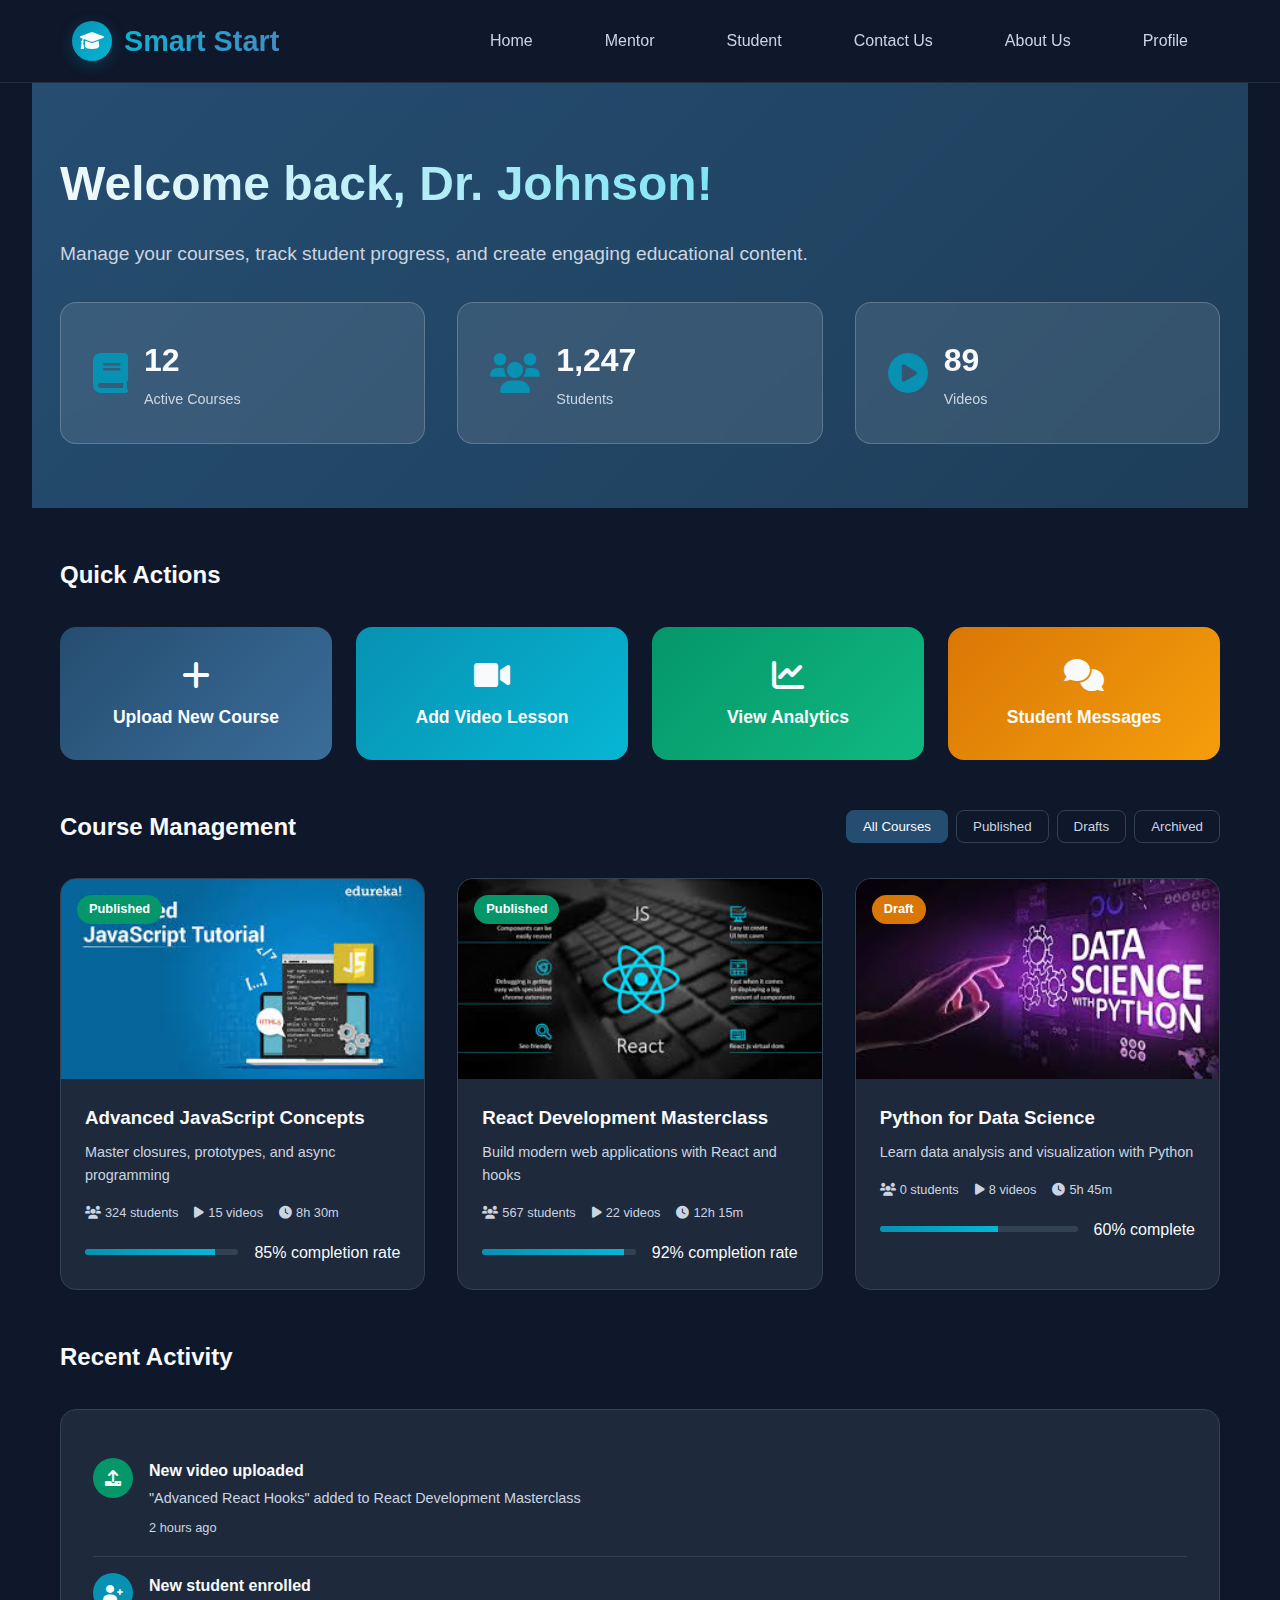
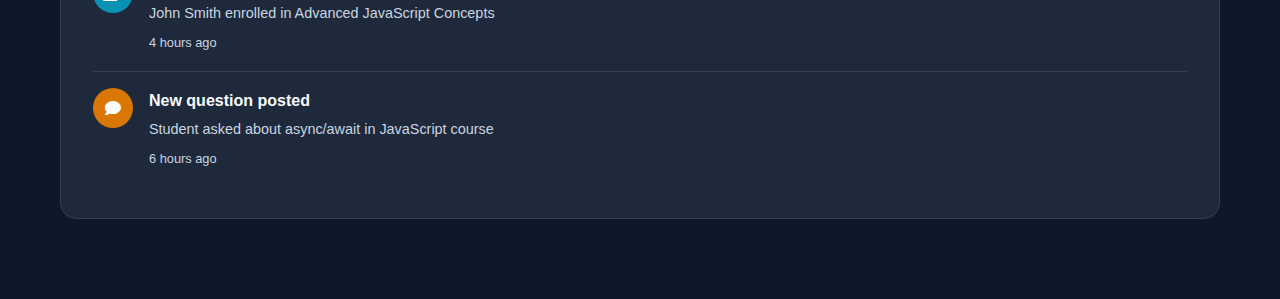
<file: Smart Start/upload courses/upload.html>
<!DOCTYPE html>
<html lang="en">

<head>
    <meta charset="UTF-8">
    <meta name="viewport" content="width=device-width, initial-scale=1.0">
    <title>EduMentor - Course Management Platform</title>
    <link rel="stylesheet" href="upload.css">
    <link href="https://cdnjs.cloudflare.com/ajax/libs/font-awesome/6.0.0/css/all.min.css" rel="stylesheet">
</head>

<body>
    <!-- Navigation Bar -->
    <nav class="navbar" id="navbar">
        <div class="nav-container">
            <div class="nav-logo">
                <div class="logo-icon">
                    <i class="fas fa-graduation-cap"></i>
                </div>
                <h2>Smart Start</h2>
            </div>

            <ul class="nav-menu" id="navMenu">
                <li class="nav-item">
                    <a href="../home/home.html" class="nav-link">
                        <span>Home</span>
                        <div class="nav-indicator"></div>
                    </a>
                </li>
                <li class="nav-item dropdown">
                    <a href="../mentor/mentor.php" class="nav-link">
                        <span>Mentor</span>
                        <div class="nav-indicator"></div>
                    </a>
                    <div class="dropdown-menu">
                        <div class="dropdown-content">
                            <a href="../mentor/mentor.php" class="dropdown-item">Find Mentors</a>
                            <a href="../mentor-dashboard/mentor-dash.html" class="dropdown-item">Mentor Dashboard</a>
                            <a href="../mentor-comp/mentor-comp.html" class="dropdown-item">Mentor Comparison</a>
                            <a href="../mentor-details/details.html" class="dropdown-item">Mentor Details</a>
                            <a href="../upload courses/upload.html" class="dropdown-item">Upload page</a>
                        </div>
                    </div>
                </li>
                <li class="nav-item dropdown">
                    <a href="../find-student/student.html" class="nav-link">
                        <span>Student</span>
                        <div class="nav-indicator"></div>
                    </a>
                    <div class="dropdown-menu">
                        <div class="dropdown-content">
                            <a href="../student-dashboard/index.html" class="dropdown-item">Student Dashboard</a>
                            <a href="../download/download.html" class="dropdown-item">Download Courses</a>
                            <a href="../student/student.html" class="dropdown-item">Find student</a>
                        </div>
                    </div>
                </li>
                <li class="nav-item dropdown">
                    <a href="../contact-us/contact.php" class="nav-link">
                        <span>Contact Us</span>
                        <div class="nav-indicator"></div>
                    </a>
                    <div class="dropdown-menu">
                        <div class="dropdown-content">
                            <a href="#" class="dropdown-item">Live Chat</a>
                        </div>
                    </div>
                </li>
                <li class="nav-item">
                    <a href="../about-us/About-us.html" class="nav-link active">
                        <span>About Us</span>
                        <div class="nav-indicator"></div>
                    </a>
                </li>
                <li class="nav-item dropdown">
                    <a href="../user/profile-1.php" class="nav-link">
                        <span>Profile</span>
                        <div class="nav-indicator"></div>
                    </a>
                    <div class="dropdown-menu">
                        <div class="dropdown-content">
                            <a href="../payment/payment.php" class="dropdown-item">Payment</a>
                            <a href="../login-choices/index.html" class="dropdown-item">Log in</a>
                            <a href="../signup/signup.php" class="dropdown-item">Sign up</a>
                        </div>
                    </div>
                </li>
            </ul>

            <div class="hamburger" id="hamburger">
                <span class="bar"></span>
                <span class="bar"></span>
                <span class="bar"></span>
            </div>
        </div>

        <!-- Mobile Menu -->
        <div class="mobile-menu" id="mobileMenu">
            <div class="mobile-menu-content">
                <div class="mobile-menu-item">
                    <a href="../home/home.html" class="mobile-link">Home</a>
                </div>
                <div class="mobile-menu-item">
                    <a href="#" class="mobile-link mobile-dropdown-toggle">
                        Mentor<span class="mobile-arrow">▼</span>
                    </a>
                    <div class="mobile-submenu">
                        <a href="../mentor/mentor.php" class="mobile-sublink">Find Mentors</a>
                        <a href="../mentor-dashboard/" class="mobile-sublink">Mentor Dashboard</a>
                        <a href="../mentor-comp/mentor-comp.html" class="mobile-sublink">Mentor Comparison</a>
                        <a href="../mentor-details/book_session.php" class="mobile-sublink">Mentor Details</a>
                        <a href="../upload courses/upload.html" class="mobile-sublink">Upload Page</a>
                    </div>
                </div>
                <div class="mobile-menu-item">
                    <a href="#" class="mobile-link mobile-dropdown-toggle">
                        Student<span class="mobile-arrow">▼</span>
                    </a>
                    <div class="mobile-submenu">
                        <a href="../student-dashboard/index.html" class="mobile-sublink">Student Dashboard</a>
                        <a href="../upload courses/upload.html" class="mobile-sublink">Upload Courses</a>
                        <a href="../student/find_student.html" class="mobile-sublink">Find Student</a>
                    </div>
                </div>
                <div class="mobile-menu-item">
                    <a href="#" class="mobile-link mobile-dropdown-toggle">
                        Contact Us<span class="mobile-arrow">▼</span>
                    </a>
                    <div class="mobile-submenu">
                        <a href="../contact-us/contact.php" class="mobile-sublink">Get in Touch</a>
                        <a href="#" class="mobile-sublink">Live Chat</a>
                    </div>
                </div>
                <div class="mobile-menu-item">
                    <a href="../about-us/About-us.html" class="mobile-link">About Us</a>
                </div>
                <div class="mobile-menu-item">
                    <a href="#" class="mobile-link mobile-dropdown-toggle">
                        Profile<span class="mobile-arrow">▼</span>
                    </a>
                    <div class="mobile-submenu">
                        <a href="../payment/payment.php" class="mobile-sublink">Payment</a>
                        <a href="../login-choices/index.html" class="mobile-sublink">Log in</a>
                        <a href="../signup/signup.php" class="mobile-sublink">Sign up</a>
                    </div>
                </div>
            </div>
        </div>
    </nav>

    <!-- Main Content -->
    <main class="main-content">
        <!-- Hero Section -->
        <section class="hero-section">
            <div class="container">
                <div class="hero-content">
                    <h1>Welcome back, Dr. Johnson!</h1>
                    <p>Manage your courses, track student progress, and create engaging educational content.</p>
                    <div class="hero-stats">
                        <div class="stat-card">
                            <i class="fas fa-book"></i>
                            <div>
                                <span class="stat-number">12</span>
                                <span class="stat-label">Active Courses</span>
                            </div>
                        </div>
                        <div class="stat-card">
                            <i class="fas fa-users"></i>
                            <div>
                                <span class="stat-number">1,247</span>
                                <span class="stat-label">Students</span>
                            </div>
                        </div>
                        <div class="stat-card">
                            <i class="fas fa-play-circle"></i>
                            <div>
                                <span class="stat-number">89</span>
                                <span class="stat-label">Videos</span>
                            </div>
                        </div>
                    </div>
                </div>
            </div>
        </section>

        <!-- Quick Actions -->
        <section class="quick-actions">
            <div class="container">
                <h2>Quick Actions</h2>
                <div class="actions-grid">
                    <button class="action-btn primary" onclick="openUploadModal()">
                        <i class="fas fa-plus"></i>
                        <span>Upload New Course</span>
                    </button>
                    <button class="action-btn secondary" onclick="openVideoModal()">
                        <i class="fas fa-video"></i>
                        <span>Add Video Lesson</span>
                    </button>
                    <button class="action-btn tertiary">
                        <i class="fas fa-chart-line"></i>
                        <span>View Analytics</span>
                    </button>
                    <button class="action-btn quaternary">
                        <i class="fas fa-comments"></i>
                        <span>Student Messages</span>
                    </button>
                </div>
            </div>
        </section>

        <!-- Course Management -->
        <section class="course-management">
            <div class="container">
                <div class="section-header">
                    <h2>Course Management</h2>
                    <div class="filter-tabs">
                        <button class="tab-btn active" data-filter="all">All Courses</button>
                        <button class="tab-btn" data-filter="published">Published</button>
                        <button class="tab-btn" data-filter="draft">Drafts</button>
                        <button class="tab-btn" data-filter="archived">Archived</button>
                    </div>
                </div>

                <div class="courses-grid">
                    <!-- Course Card 1 -->
                    <div class="course-card" data-status="published">
                        <div class="course-thumbnail">
                            <img src="../image/download.jpeg" alt="Course thumbnail">
                            <div class="course-status published">Published</div>
                            <div class="course-actions">
                                <button class="btn-icon"><i class="fas fa-edit"></i></button>
                                <button class="btn-icon"><i class="fas fa-eye"></i></button>
                                <button class="btn-icon"><i class="fas fa-ellipsis-v"></i></button>
                            </div>
                        </div>
                        <div class="course-info">
                            <h3>Advanced JavaScript Concepts</h3>
                            <p>Master closures, prototypes, and async programming</p>
                            <div class="course-meta">
                                <span><i class="fas fa-users"></i> 324 students</span>
                                <span><i class="fas fa-play"></i> 15 videos</span>
                                <span><i class="fas fa-clock"></i> 8h 30m</span>
                            </div>
                            <div class="course-progress">
                                <div class="progress-bar">
                                    <div class="progress-fill" style="width: 85%"></div>
                                </div>
                                <span>85% completion rate</span>
                            </div>
                        </div>
                    </div>

                    <!-- Course Card 2 -->
                    <div class="course-card" data-status="published">
                        <div class="course-thumbnail">
                            <img src="../image/download (1).jpeg" alt="Course thumbnail">
                            <div class="course-status published">Published</div>
                            <div class="course-actions">
                                <button class="btn-icon"><i class="fas fa-edit"></i></button>
                                <button class="btn-icon"><i class="fas fa-eye"></i></button>
                                <button class="btn-icon"><i class="fas fa-ellipsis-v"></i></button>
                            </div>
                        </div>
                        <div class="course-info">
                            <h3>React Development Masterclass</h3>
                            <p>Build modern web applications with React and hooks</p>
                            <div class="course-meta">
                                <span><i class="fas fa-users"></i> 567 students</span>
                                <span><i class="fas fa-play"></i> 22 videos</span>
                                <span><i class="fas fa-clock"></i> 12h 15m</span>
                            </div>
                            <div class="course-progress">
                                <div class="progress-bar">
                                    <div class="progress-fill" style="width: 92%"></div>
                                </div>
                                <span>92% completion rate</span>
                            </div>
                        </div>
                    </div>

                    <!-- Course Card 3 -->
                    <div class="course-card" data-status="draft">
                        <div class="course-thumbnail">
                            <img src="../image/download (2).jpeg" alt="Course thumbnail">
                            <div class="course-status draft">Draft</div>
                            <div class="course-actions">
                                <button class="btn-icon"><i class="fas fa-edit"></i></button>
                                <button class="btn-icon"><i class="fas fa-eye"></i></button>
                                <button class="btn-icon"><i class="fas fa-ellipsis-v"></i></button>
                            </div>
                        </div>
                        <div class="course-info">
                            <h3>Python for Data Science</h3>
                            <p>Learn data analysis and visualization with Python</p>
                            <div class="course-meta">
                                <span><i class="fas fa-users"></i> 0 students</span>
                                <span><i class="fas fa-play"></i> 8 videos</span>
                                <span><i class="fas fa-clock"></i> 5h 45m</span>
                            </div>
                            <div class="course-progress">
                                <div class="progress-bar">
                                    <div class="progress-fill" style="width: 60%"></div>
                                </div>
                                <span>60% complete</span>
                            </div>
                        </div>
                    </div>
                </div>
            </div>
        </section>

        <!-- Recent Activity -->
        <section class="recent-activity">
            <div class="container">
                <h2>Recent Activity</h2>
                <div class="activity-feed">
                    <div class="activity-item">
                        <div class="activity-icon success">
                            <i class="fas fa-upload"></i>
                        </div>
                        <div class="activity-content">
                            <h4>New video uploaded</h4>
                            <p>"Advanced React Hooks" added to React Development Masterclass</p>
                            <span class="activity-time">2 hours ago</span>
                        </div>
                    </div>
                    <div class="activity-item">
                        <div class="activity-icon info">
                            <i class="fas fa-user-plus"></i>
                        </div>
                        <div class="activity-content">
                            <h4>New student enrolled</h4>
                            <p>John Smith enrolled in Advanced JavaScript Concepts</p>
                            <span class="activity-time">4 hours ago</span>
                        </div>
                    </div>
                    <div class="activity-item">
                        <div class="activity-icon warning">
                            <i class="fas fa-comment"></i>
                        </div>
                        <div class="activity-content">
                            <h4>New question posted</h4>
                            <p>Student asked about async/await in JavaScript course</p>
                            <span class="activity-time">6 hours ago</span>
                        </div>
                    </div>
                </div>
            </div>
        </section>
    </main>

    <!-- Upload Course Modal -->
    <div id="uploadModal" class="modal">
        <div class="modal-content">
            <div class="modal-header">
                <h3>Upload New Course</h3>
                <button class="close-btn" onclick="closeModal('uploadModal')">&times;</button>
            </div>
            <div class="modal-body">
                <form class="upload-form">
                    <div class="form-group">
                        <label>Course Title</label>
                        <input type="text" placeholder="Enter course title">
                    </div>
                    <div class="form-group">
                        <label>Description</label>
                        <textarea placeholder="Course description"></textarea>
                    </div>
                    <div class="form-group">
                        <label>Category</label>
                        <select>
                            <option>Programming</option>
                            <option>Design</option>
                            <option>Business</option>
                            <option>Marketing</option>
                        </select>
                    </div>
                    <div class="form-group">
                        <label>Course Thumbnail</label>
                        <div class="file-upload">
                            <i class="fas fa-cloud-upload-alt"></i>
                            <span>Drag & drop or click to upload</span>
                            <input type="file" accept="image/*">
                        </div>
                    </div>
                    <div class="form-actions">
                        <button type="button" class="btn secondary" onclick="closeModal('uploadModal')">Cancel</button>
                        <button type="submit" class="btn primary">Create Course</button>
                    </div>
                </form>
            </div>
        </div>
    </div>

    <!-- Video Upload Modal -->
    <div id="videoModal" class="modal">
        <div class="modal-content">
            <div class="modal-header">
                <h3>Add Video Lesson</h3>
                <button class="close-btn" onclick="closeModal('videoModal')">&times;</button>
            </div>
            <div class="modal-body">
                <form class="upload-form">
                    <div class="form-group">
                        <label>Select Course</label>
                        <select>
                            <option>Advanced JavaScript Concepts</option>
                            <option>React Development Masterclass</option>
                            <option>Python for Data Science</option>
                        </select>
                    </div>
                    <div class="form-group">
                        <label>Video Title</label>
                        <input type="text" placeholder="Enter video title">
                    </div>
                    <div class="form-group">
                        <label>Video File</label>
                        <div class="file-upload">
                            <i class="fas fa-video"></i>
                            <span>Drag & drop video file or click to upload</span>
                            <input type="file" accept="video/*">
                        </div>
                    </div>
                    <div class="form-group">
                        <label>Video Description</label>
                        <textarea placeholder="Describe what students will learn"></textarea>
                    </div>
                    <div class="form-actions">
                        <button type="button" class="btn secondary" onclick="closeModal('videoModal')">Cancel</button>
                        <button type="submit" class="btn primary">Upload Video</button>
                    </div>
                </form>
            </div>
        </div>
    </div>

    <script src="upload.js"></script>
</body>

</html>
</file>
<file: Smart Start/student-dashboard/style.css>
/* CSS Variables */

:root {
    /* Deep Blue Primary */
    --primary: #254d70;
    --primary-light: #3a6d9a;
    --primary-lighter: #4a89c0;
    --primary-dark: #1e3e5a;
    --primary-darker: #172f43;
    /* Complementary Teal */
    --accent: #0891b2;
    --accent-light: #06b6d4;
    --accent-lighter: #22d3ee;
    /* Neutral Colors */
    --background: #0f172a;
    --background-light: #1e293b;
    --foreground: #f8fafc;
    --foreground-muted: #cbd5e1;
    /* UI Colors */
    --border: #334155;
    --card: #1e293b;
    --card-hover: #334155;
    /* Status Colors */
    --success: #059669;
    --warning: #d97706;
    --error: #dc2626;
}


/* Reset and Base Styles */

* {
    margin: 0;
    padding: 0;
    box-sizing: border-box;
}

body {
    font-family: 'Inter', 'Segoe UI', Tahoma, Geneva, Verdana, sans-serif;
    background: var(--background);
    color: var(--foreground);
    line-height: 1.6;
    overflow-x: hidden;
    padding-top: 80px;
    /* Add padding to account for fixed navbar */
}


/* Demo Background */

.demo-background {
    position: fixed;
    top: 0;
    left: 0;
    width: 100%;
    height: 100%;
    background: linear-gradient(135deg, var(--primary-darker) 0%, var(--background) 50%, var(--primary-dark) 100%);
    z-index: -1;
}

.demo-background::before {
    content: '';
    position: absolute;
    top: 0;
    left: 0;
    width: 100%;
    height: 100%;
    background: radial-gradient(circle at 20% 80%, var(--accent) 0%, transparent 50%), radial-gradient(circle at 80% 20%, var(--primary-light) 0%, transparent 50%);
    opacity: 0.1;
}


/* Fade Animation Classes */

.fade-element {
    opacity: 0;
    transform: translateY(20px);
    transition: all 0.8s cubic-bezier(0.4, 0, 0.2, 1);
}

.fade-element.fade-in {
    opacity: 1;
    transform: translateY(0);
}


/* Navigation Bar - Enhanced with proper positioning */

.navbar {
    position: fixed;
    top: 0;
    left: 0;
    width: 100%;
    z-index: 1000;
    padding: 1rem 0;
    transition: all 0.4s cubic-bezier(0.4, 0, 0.2, 1);
    background: transparent;
}

.navbar::before {
    content: '';
    position: absolute;
    top: 0;
    left: 0;
    width: 100%;
    height: 100%;
    background: rgba(15, 23, 42, 0.85);
    backdrop-filter: blur(20px);
    -webkit-backdrop-filter: blur(20px);
    border-bottom: 1px solid rgba(255, 255, 255, 0.1);
    z-index: -1;
    transition: all 0.4s ease;
}

.navbar.scrolled::before {
    background: rgba(15, 23, 42, 0.95);
    backdrop-filter: blur(25px);
    -webkit-backdrop-filter: blur(25px);
    box-shadow: 0 4px 20px rgba(0, 0, 0, 0.1);
}

.nav-container {
    max-width: 1200px;
    margin: 0 auto;
    padding: 0 2rem;
    display: flex;
    justify-content: space-between;
    align-items: center;
}


/* Enhanced Logo with Icon */

.nav-logo {
    display: flex;
    align-items: center;
    gap: 0.75rem;
    transition: all 0.3s ease;
    cursor: pointer;
}

.logo-icon {
    width: 40px;
    height: 40px;
    background: linear-gradient(135deg, var(--accent), var(--accent-light));
    border-radius: 50%;
    display: flex;
    justify-content: center;
    align-items: center;
    font-size: 1.2rem;
    color: var(--foreground);
    transition: all 0.3s ease;
    box-shadow: 0 4px 15px rgba(8, 145, 178, 0.3);
}

.nav-logo:hover .logo-icon {
    transform: rotate(360deg) scale(1.1);
    box-shadow: 0 6px 20px rgba(8, 145, 178, 0.4);
}

.nav-logo h2 {
    color: var(--foreground);
    font-size: 1.8rem;
    font-weight: 700;
    background: linear-gradient(135deg, var(--accent-light), var(--primary-lighter));
    -webkit-background-clip: text;
    -webkit-text-fill-color: transparent;
    background-clip: text;
    transition: all 0.3s ease;
}

.nav-logo:hover h2 {
    transform: scale(1.05);
}


/* Desktop Navigation Menu */

.nav-menu {
    display: flex;
    list-style: none;
    gap: 2rem;
    align-items: center;
}

.nav-item {
    position: relative;
}

.nav-link {
    color: var(--foreground-muted);
    text-decoration: none;
    font-weight: 500;
    font-size: 1rem;
    padding: 0.75rem 1.25rem;
    border-radius: 12px;
    transition: all 0.4s cubic-bezier(0.4, 0, 0.2, 1);
    position: relative;
    overflow: hidden;
    display: flex;
    align-items: center;
    gap: 0.5rem;
}

.nav-indicator {
    width: 0;
    height: 2px;
    background: linear-gradient(90deg, var(--accent-light), var(--primary-lighter));
    position: absolute;
    bottom: 0;
    left: 50%;
    transform: translateX(-50%);
    transition: all 0.4s cubic-bezier(0.4, 0, 0.2, 1);
    border-radius: 1px;
}

.nav-link:hover {
    color: var(--foreground);
    background: rgba(255, 255, 255, 0.08);
    transform: translateY(-2px);
    box-shadow: 0 8px 25px rgba(8, 145, 178, 0.15);
}

.nav-link:hover .nav-indicator {
    width: 80%;
}


/* Dropdown Menu */

.dropdown-menu {
    position: absolute;
    top: 100%;
    left: 50%;
    transform: translateX(-50%);
    background: rgba(30, 41, 59, 0.95);
    backdrop-filter: blur(25px);
    -webkit-backdrop-filter: blur(25px);
    border: 1px solid rgba(255, 255, 255, 0.1);
    border-radius: 16px;
    padding: 1rem;
    min-width: 250px;
    opacity: 0;
    visibility: hidden;
    transform: translateX(-50%) translateY(-10px) scale(0.95);
    transition: all 0.4s cubic-bezier(0.4, 0, 0.2, 1);
    box-shadow: 0 20px 60px rgba(0, 0, 0, 0.4);
    margin-top: 0.5rem;
}

.dropdown:hover .dropdown-menu {
    opacity: 1;
    visibility: visible;
    transform: translateX(-50%) translateY(0) scale(1);
}

.dropdown-content {
    display: flex;
    flex-direction: column;
    gap: 0.5rem;
}

.dropdown-item {
    display: flex;
    align-items: center;
    gap: 0.75rem;
    color: var(--foreground-muted);
    text-decoration: none;
    padding: 0.75rem 1rem;
    border-radius: 8px;
    transition: all 0.3s cubic-bezier(0.4, 0, 0.2, 1);
    position: relative;
    overflow: hidden;
}

.dropdown-item::before {
    content: '';
    position: absolute;
    left: 0;
    top: 0;
    width: 0;
    height: 100%;
    background: linear-gradient(90deg, var(--accent-light), transparent);
    transition: width 0.3s ease;
    z-index: -1;
}

.dropdown-item:hover {
    color: var(--foreground);
    background: rgba(255, 255, 255, 0.08);
    transform: translateX(5px);
}

.dropdown-item:hover::before {
    width: 100%;
}

.dropdown-icon {
    font-size: 1.1rem;
    opacity: 0.8;
}


/* Hamburger Menu */

.hamburger {
    display: none;
    flex-direction: column;
    cursor: pointer;
    padding: 0.5rem;
    border-radius: 8px;
    transition: all 0.3s ease;
}

.hamburger:hover {
    background: rgba(255, 255, 255, 0.05);
}

.bar {
    width: 25px;
    height: 3px;
    background: var(--foreground);
    margin: 3px 0;
    transition: all 0.4s cubic-bezier(0.4, 0, 0.2, 1);
    border-radius: 2px;
}

.hamburger.active .bar:nth-child(1) {
    transform: rotate(-45deg) translate(-5px, 6px);
    background: var(--accent-light);
}

.hamburger.active .bar:nth-child(2) {
    opacity: 0;
    transform: translateX(-20px);
}

.hamburger.active .bar:nth-child(3) {
    transform: rotate(45deg) translate(-5px, -6px);
    background: var(--accent-light);
}


/* Mobile Menu */

.mobile-menu {
    position: fixed;
    top: 80px;
    /* Position below the fixed navbar */
    left: 0;
    width: 100%;
    height: calc(100vh - 80px);
    background: rgba(15, 23, 42, 0.98);
    backdrop-filter: blur(25px);
    -webkit-backdrop-filter: blur(25px);
    border-top: 1px solid rgba(255, 255, 255, 0.1);
    transform: translateX(-100%);
    transition: all 0.4s cubic-bezier(0.4, 0, 0.2, 1);
    opacity: 0;
    visibility: hidden;
    overflow-y: auto;
}

.mobile-menu.active {
    opacity: 1;
    visibility: visible;
    transform: translateX(0);
}

.mobile-menu-content {
    padding: 2rem;
    max-width: 400px;
    margin: 0 auto;
}

.mobile-menu-item {
    margin-bottom: 1rem;
    opacity: 0;
    transform: translateX(-20px);
    transition: all 0.4s cubic-bezier(0.4, 0, 0.2, 1);
}

.mobile-menu.active .mobile-menu-item {
    opacity: 1;
    transform: translateX(0);
}

.mobile-menu-item:nth-child(1) {
    transition-delay: 0.1s;
}

.mobile-menu-item:nth-child(2) {
    transition-delay: 0.2s;
}

.mobile-menu-item:nth-child(3) {
    transition-delay: 0.3s;
}

.mobile-menu-item:nth-child(4) {
    transition-delay: 0.4s;
}

.mobile-menu-item:nth-child(5) {
    transition-delay: 0.5s;
}

.mobile-link {
    display: flex;
    justify-content: space-between;
    align-items: center;
    color: var(--foreground);
    text-decoration: none;
    font-size: 1.2rem;
    font-weight: 600;
    padding: 1rem 1.5rem;
    border-radius: 12px;
    background: rgba(255, 255, 255, 0.05);
    margin-bottom: 0.5rem;
    transition: all 0.3s cubic-bezier(0.4, 0, 0.2, 1);
    cursor: pointer;
    border: 1px solid rgba(255, 255, 255, 0.1);
}

.mobile-link:hover,
.mobile-link.active {
    background: rgba(8, 145, 178, 0.15);
    color: var(--accent-light);
    transform: translateX(5px);
    border-color: var(--accent-light);
}

.mobile-arrow {
    transition: transform 0.3s ease;
    font-size: 0.8rem;
}

.mobile-link.active .mobile-arrow {
    transform: rotate(180deg);
}

.mobile-submenu {
    max-height: 0;
    overflow: hidden;
    transition: all 0.4s cubic-bezier(0.4, 0, 0.2, 1);
    background: rgba(0, 0, 0, 0.2);
    border-radius: 8px;
    margin-left: 1rem;
    backdrop-filter: blur(10px);
    -webkit-backdrop-filter: blur(10px);
}

.mobile-submenu.active {
    max-height: 300px;
    padding: 0.5rem 0;
}

.mobile-sublink {
    display: block;
    color: var(--foreground-muted);
    text-decoration: none;
    padding: 0.75rem 1.5rem;
    transition: all 0.3s ease;
    border-radius: 6px;
    margin: 0.25rem 0.5rem;
}

.mobile-sublink:hover {
    color: var(--foreground);
    background: rgba(255, 255, 255, 0.08);
    transform: translateX(10px);
}


/* Main Content */

.main-content {
    margin-top: -30px;
    /* Additional margin for content spacing */
    padding: 2rem;
}

.content-section {
    max-width: 1000px;
    margin: 0 auto;
    text-align: center;
    padding: 4rem 2rem;
}

.content-section h1 {
    font-size: 3.5rem;
    margin-bottom: 1.5rem;
    background: linear-gradient(135deg, var(--accent-light), var(--primary-lighter));
    -webkit-background-clip: text;
    -webkit-text-fill-color: transparent;
    background-clip: text;
    font-weight: 700;
}

.content-section p {
    font-size: 1.3rem;
    color: var(--foreground-muted);
    line-height: 1.8;
    margin-bottom: 3rem;
}

.demo-cards {
    display: grid;
    grid-template-columns: repeat(auto-fit, minmax(300px, 1fr));
    gap: 2rem;
    margin-top: 3rem;
}

.demo-card {
    background: rgba(30, 41, 59, 0.6);
    backdrop-filter: blur(15px);
    -webkit-backdrop-filter: blur(15px);
    border: 1px solid rgba(255, 255, 255, 0.1);
    border-radius: 16px;
    padding: 2rem;
    transition: all 0.4s cubic-bezier(0.4, 0, 0.2, 1);
}

.demo-card:hover {
    transform: translateY(-10px);
    background: rgba(30, 41, 59, 0.8);
    box-shadow: 0 20px 40px rgba(8, 145, 178, 0.1);
}

.demo-card h3 {
    color: var(--accent-light);
    font-size: 1.5rem;
    margin-bottom: 1rem;
}

.demo-card p {
    color: var(--foreground-muted);
    font-size: 1rem;
    line-height: 1.6;
}


/* Responsive Design */

@media screen and (max-width: 768px) {
    body {
        padding-top: 70px;
        /* Adjust for smaller navbar on mobile */
    }
    .nav-menu {
        display: none;
    }
    .hamburger {
        display: flex;
    }
    .nav-container {
        padding: 0 1rem;
    }
    .nav-logo h2 {
        font-size: 1.5rem;
    }
    .logo-icon {
        width: 35px;
        height: 35px;
        font-size: 1rem;
    }
    .mobile-menu {
        top: 70px;
        height: calc(100vh - 70px);
    }
    .content-section h1 {
        font-size: 2.5rem;
    }
    .content-section p {
        font-size: 1.1rem;
    }
    .demo-cards {
        grid-template-columns: 1fr;
        gap: 1.5rem;
    }
}

@media screen and (max-width: 480px) {
    .mobile-menu-content {
        padding: 1rem;
    }
    .content-section {
        padding: 2rem 1rem;
    }
    .content-section h1 {
        font-size: 2rem;
    }
    .nav-logo h2 {
        font-size: 1.3rem;
    }
    .logo-icon {
        width: 30px;
        height: 30px;
        font-size: 0.9rem;
    }
}


/* Smooth Scrolling */

html {
    scroll-behavior: smooth;
}


/* Custom Scrollbar */

::-webkit-scrollbar {
    width: 8px;
}

::-webkit-scrollbar-track {
    background: var(--background);
}

::-webkit-scrollbar-thumb {
    background: var(--primary);
    border-radius: 4px;
}

::-webkit-scrollbar-thumb:hover {
    background: var(--primary-light);
}


/* Additional utility classes for better integration */

.navbar-spacer {
    height: 80px;
    /* Use this class to add spacing where needed */
}

@media screen and (max-width: 768px) {
    .navbar-spacer {
        height: 70px;
    }
}


/* Main Content */

.main-content {
    padding: 2rem 0;
}


/* Welcome Section */

.welcome-section {
    margin-bottom: 2rem;
}

.welcome-card {
    background: linear-gradient(135deg, var(--primary) 0%, var(--primary-dark) 100%);
    color: var(--foreground);
    padding: 2.5rem;
    border-radius: var(--radius);
    display: flex;
    justify-content: space-between;
    align-items: center;
    flex-wrap: wrap;
    gap: 2rem;
    box-shadow: var(--shadow-md);
    border: 1px solid var(--primary-light);
}

.welcome-content h2 {
    font-size: 2.25rem;
    margin-bottom: 0.75rem;
    font-weight: 700;
}

.welcome-content p {
    margin-bottom: 1.75rem;
    opacity: 0.9;
    font-size: 1.1rem;
}

.welcome-stats {
    display: flex;
    gap: 2.5rem;
}

.stat-item {
    text-align: center;
    background-color: rgba(255, 255, 255, 0.1);
    padding: 1.25rem 1.5rem;
    border-radius: var(--radius);
    backdrop-filter: blur(5px);
    transition: transform 0.3s ease, background-color 0.3s ease;
    border: 1px solid rgba(255, 255, 255, 0.1);
}

.stat-item:hover {
    transform: translateY(-5px);
    background-color: rgba(255, 255, 255, 0.15);
    box-shadow: var(--glow);
}

.stat-number {
    display: block;
    font-size: 2.25rem;
    font-weight: 700;
    margin-bottom: 0.25rem;
}

.stat-label {
    font-size: 0.875rem;
    opacity: 0.8;
}


/* Buttons */

.btn {
    padding: 0.75rem 1.5rem;
    border: none;
    border-radius: var(--radius);
    font-weight: 600;
    cursor: pointer;
    transition: all 0.3s ease;
    text-decoration: none;
    display: inline-flex;
    align-items: center;
    gap: 0.5rem;
    font-family: inherit;
}

.btn-primary {
    background-color: var(--accent);
    color: var(--foreground);
    box-shadow: var(--shadow);
}

.btn-primary:hover {
    background-color: var(--accent-light);
    transform: translateY(-2px);
    box-shadow: var(--shadow-md), var(--glow);
}

.btn-secondary {
    background-color: var(--primary-light);
    color: var(--foreground);
}

.btn-secondary:hover {
    opacity: 0.9;
    transform: translateY(-2px);
}

.btn-outline {
    background-color: transparent;
    color: var(--accent);
    border: 2px solid var(--accent);
}

.btn-outline:hover {
    background-color: var(--accent);
    color: var(--foreground);
}

.btn-sm {
    padding: 0.5rem 1rem;
    font-size: 0.875rem;
}

.btn:disabled {
    opacity: 0.6;
    cursor: not-allowed;
    transform: none !important;
}


/* Dashboard Grid */

.dashboard-grid {
    display: grid;
    grid-template-columns: 1fr 1fr;
    gap: 2rem;
    margin-bottom: 2rem;
}

.full-width {
    grid-column: 1 / -1;
}


/* Cards */

.card {
    background: var(--card);
    border-radius: var(--radius);
    padding: 1.75rem;
    box-shadow: var(--shadow);
    border: 1px solid var(--border);
    transition: transform 0.3s ease, box-shadow 0.3s ease, border-color 0.3s ease;
}

.card:hover {
    transform: translateY(-5px);
    box-shadow: var(--shadow-md);
    border-color: var(--primary-light);
}

.card-header {
    display: flex;
    justify-content: space-between;
    align-items: center;
    margin-bottom: 1.5rem;
    padding-bottom: 1rem;
    border-bottom: 1px solid var(--border);
}

.card-header h3 {
    font-size: 1.25rem;
    font-weight: 600;
    color: var(--foreground);
    display: flex;
    align-items: center;
    gap: 0.5rem;
}

.card-header i {
    color: var(--accent);
}

.view-all {
    color: var(--accent);
    text-decoration: none;
    font-weight: 500;
    font-size: 0.875rem;
    transition: all 0.3s ease;
}

.view-all:hover {
    text-decoration: underline;
    color: var(--accent-light);
}


/* Appointments */

.appointments-list {
    display: flex;
    flex-direction: column;
    gap: 1rem;
}

.appointment-item {
    display: flex;
    justify-content: space-between;
    align-items: center;
    padding: 1.25rem;
    border: 1px solid var(--border);
    border-radius: var(--radius);
    transition: all 0.3s ease;
    background-color: var(--background-light);
}

.appointment-item:hover {
    border-color: var(--accent);
    box-shadow: 0 0 0 1px rgba(8, 145, 178, 0.2);
}

.appointment-info {
    display: flex;
    align-items: center;
    gap: 1rem;
}

.mentor-avatar {
    width: 50px;
    height: 50px;
    border-radius: 50%;
    object-fit: cover;
    border: 2px solid var(--primary-light);
}

.appointment-details h4 {
    font-weight: 600;
    margin-bottom: 0.25rem;
    color: var(--foreground);
}

.appointment-details p {
    color: var(--foreground-muted);
    font-size: 0.875rem;
    margin-bottom: 0.5rem;
}

.appointment-time {
    display: flex;
    align-items: center;
    gap: 0.5rem;
    color: var(--accent-light);
    font-size: 0.875rem;
    font-weight: 500;
}

.appointment-actions {
    display: flex;
    gap: 0.75rem;
}


/* Mentors Grid */

.mentors-grid {
    display: grid;
    grid-template-columns: 1fr 1fr;
    gap: 1.25rem;
}

.mentor-card {
    padding: 1.5rem;
    border: 1px solid var(--border);
    border-radius: var(--radius);
    text-align: center;
    cursor: pointer;
    transition: all 0.3s ease;
    position: relative;
    background-color: var(--background-light);
}

.mentor-card:hover {
    border-color: var(--accent);
    transform: translateY(-5px);
    box-shadow: var(--shadow-md);
}

.mentor-badge {
    position: absolute;
    top: 10px;
    right: 10px;
    background-color: var(--warning);
    color: var(--foreground);
    font-size: 0.75rem;
    font-weight: 600;
    padding: 0.25rem 0.5rem;
    border-radius: 20px;
}

.mentor-image {
    width: 90px;
    height: 90px;
    border-radius: 50%;
    object-fit: cover;
    margin: 0 auto 1.25rem;
    border: 3px solid var(--primary-light);
    transition: transform 0.3s ease;
}

.mentor-card:hover .mentor-image {
    transform: scale(1.05);
    border-color: var(--accent);
}

.mentor-info h4 {
    font-weight: 600;
    margin-bottom: 0.25rem;
    color: var(--foreground);
}

.mentor-info p {
    color: var(--foreground-muted);
    font-size: 0.875rem;
    margin-bottom: 0.75rem;
}

.mentor-rating {
    display: flex;
    align-items: center;
    justify-content: center;
    gap: 0.5rem;
    margin-bottom: 0.75rem;
}

.rating {
    font-weight: 600;
    color: var(--warning);
}

.stars {
    color: var(--warning);
    font-size: 0.875rem;
}

.price {
    background-color: rgba(5, 150, 105, 0.2);
    color: #10b981;
    padding: 0.25rem 0.75rem;
    border-radius: 20px;
    font-size: 0.875rem;
    font-weight: 600;
    display: inline-block;
}


/* Consultations */

.consultations-list {
    display: flex;
    flex-direction: column;
    gap: 1rem;
}

.consultation-item {
    display: flex;
    justify-content: space-between;
    align-items: center;
    padding: 1.25rem;
    border: 1px solid var(--border);
    border-radius: var(--radius);
    transition: all 0.3s ease;
    background-color: var(--background-light);
}

.consultation-item:hover {
    border-color: var(--primary-light);
    background-color: var(--card-hover);
}

.consultation-info {
    display: flex;
    align-items: center;
    gap: 1rem;
}

.mentor-avatar-sm {
    width: 40px;
    height: 40px;
    border-radius: 50%;
    object-fit: cover;
    border: 2px solid var(--primary-light);
}

.consultation-details h4 {
    font-weight: 600;
    margin-bottom: 0.25rem;
    color: var(--foreground);
}

.consultation-details p {
    color: var(--foreground-muted);
    font-size: 0.875rem;
    margin-bottom: 0.25rem;
}

.consultation-date {
    color: var(--foreground-muted);
    font-size: 0.75rem;
    opacity: 0.8;
}

.consultation-rating {
    display: flex;
    align-items: center;
    gap: 1rem;
}

.stars-sm {
    color: var(--warning);
    font-size: 0.75rem;
}


/* Progress Section */

.progress-grid {
    display: grid;
    grid-template-columns: repeat(auto-fill, minmax(250px, 1fr));
    gap: 1.5rem;
    padding: 0.5rem;
}

.progress-item {
    padding: 1rem;
    border-radius: var(--radius);
    background-color: var(--background-light);
    transition: transform 0.3s ease;
    border: 1px solid var(--border);
}

.progress-item:hover {
    transform: translateY(-3px);
    border-color: var(--primary-light);
}

.progress-header {
    display: flex;
    justify-content: space-between;
    align-items: center;
    margin-bottom: 0.75rem;
}

.progress-header h4 {
    font-weight: 500;
    font-size: 1rem;
    color: var(--foreground);
}

.progress-header span {
    font-weight: 600;
    color: var(--accent);
    font-size: 0.875rem;
}

.progress-bar-container {
    height: 8px;
    background-color: var(--border);
    border-radius: 4px;
    overflow: hidden;
}

.progress-fill-career {
    height: 100%;
    background: linear-gradient(90deg, var(--accent) 0%, var(--accent-lighter) 100%);
    border-radius: 4px;
    transition: width 1s ease-in-out;
    box-shadow: 0 0 8px rgba(8, 145, 178, 0.5);
}


/* Footer */

.footer {
    background-color: var(--background-light);
    border-top: 1px solid var(--border);
    padding: 1.5rem 0;
    margin-top: 3rem;
}

.footer-content {
    display: flex;
    justify-content: space-between;
    align-items: center;
}

.footer-content p {
    color: var(--foreground-muted);
    font-size: 0.875rem;
}

.footer-links {
    display: flex;
    gap: 1.5rem;
}

.footer-links a {
    color: var(--foreground-muted);
    text-decoration: none;
    font-size: 0.875rem;
    transition: color 0.3s ease;
}

.footer-links a:hover {
    color: var(--accent);
}


/* Modal */

.modal {
    display: none;
    position: fixed;
    top: 0;
    left: 0;
    width: 100%;
    height: 100%;
    background-color: rgba(15, 23, 42, 0.8);
    z-index: 1000;
    opacity: 0;
    transition: opacity 0.3s ease;
    backdrop-filter: blur(4px);
}

.modal.active {
    display: flex;
    align-items: center;
    justify-content: center;
    opacity: 1;
}

.modal-content {
    background: var(--background-light);
    border-radius: var(--radius);
    width: 90%;
    max-width: 550px;
    max-height: 90vh;
    overflow-y: auto;
    box-shadow: var(--shadow-lg);
    transform: translateY(20px);
    transition: transform 0.3s ease;
    border: 1px solid var(--border);
}

.modal.active .modal-content {
    transform: translateY(0);
}

.modal-header {
    display: flex;
    justify-content: space-between;
    align-items: center;
    padding: 1.5rem;
    border-bottom: 1px solid var(--border);
}

.modal-header h3 {
    font-weight: 600;
    color: var(--foreground);
}

.close-btn {
    background: none;
    border: none;
    font-size: 1.25rem;
    cursor: pointer;
    color: var(--foreground-muted);
    padding: 0.25rem;
    border-radius: 50%;
    display: flex;
    align-items: center;
    justify-content: center;
    transition: all 0.3s ease;
}

.close-btn:hover {
    background-color: var(--card-hover);
    color: var(--foreground);
}

.modal-body {
    padding: 1.5rem;
}

.modal-footer {
    display: flex;
    justify-content: flex-end;
    gap: 1rem;
    padding: 1.5rem;
    border-top: 1px solid var(--border);
}


/* Form */

.form-group {
    margin-bottom: 1.5rem;
}

.form-group label {
    display: block;
    margin-bottom: 0.5rem;
    font-weight: 500;
    color: var(--foreground);
}

.form-control {
    width: 100%;
    padding: 0.75rem 1rem;
    border: 1px solid var(--border);
    border-radius: var(--radius);
    font-family: inherit;
    font-size: 1rem;
    transition: all 0.3s ease;
    background-color: var(--background);
    color: var(--foreground);
}

.form-control:focus {
    outline: none;
    border-color: var(--accent);
    box-shadow: 0 0 0 3px rgba(8, 145, 178, 0.2);
}

.radio-group {
    display: flex;
    flex-direction: column;
    gap: 0.75rem;
}

.radio-label {
    display: flex;
    align-items: center;
    gap: 0.75rem;
    cursor: pointer;
    padding: 0.75rem;
    border-radius: var(--radius);
    transition: background-color 0.3s ease;
    border: 1px solid var(--border);
    color: var(--foreground);
}

.radio-label:hover {
    background-color: var(--card-hover);
}

.radio-label input[type="radio"] {
    margin: 0;
    width: 18px;
    height: 18px;
    accent-color: var(--accent);
}

.date-range {
    display: grid;
    grid-template-columns: 1fr 1fr;
    gap: 1rem;
}


/* Notifications */

.notifications-container {
    position: fixed;
    top: 20px;
    right: 20px;
    z-index: 1000;
    display: flex;
    flex-direction: column;
    gap: 10px;
    max-width: 350px;
}

.notification {
    background-color: var(--background-light);
    border-radius: var(--radius);
    padding: 1rem;
    box-shadow: var(--shadow-md);
    animation: slideIn 0.3s ease forwards;
    border-left: 4px solid var(--accent);
    display: flex;
    align-items: center;
    color: var(--foreground);
}

.notification-content {
    display: flex;
    justify-content: space-between;
    align-items: center;
    width: 100%;
}

.notification-content button {
    background: none;
    border: none;
    color: var(--foreground-muted);
    cursor: pointer;
    font-size: 0.875rem;
    padding: 0.25rem;
    margin-left: 1rem;
}

.notification-info {
    border-left-color: var(--accent);
}

.notification-success {
    border-left-color: var(--success);
}

.notification-warning {
    border-left-color: var(--warning);
}

.notification-error {
    border-left-color: var(--error);
}

@keyframes slideIn {
    from {
        transform: translateX(100%);
        opacity: 0;
    }
    to {
        transform: translateX(0);
        opacity: 1;
    }
}

@keyframes slideOut {
    from {
        transform: translateX(0);
        opacity: 1;
    }
    to {
        transform: translateX(100%);
        opacity: 0;
    }
}


/* Responsive */

@media (max-width: 992px) {
    .dashboard-grid {
        grid-template-columns: 1fr;
    }
    .welcome-stats {
        gap: 1.5rem;
    }
}

@media (max-width: 768px) {
    .nav-menu {
        display: none;
    }
    .hamburger {
        display: flex;
    }
    .welcome-card {
        flex-direction: column;
        text-align: center;
        padding: 2rem;
    }
    .welcome-stats {
        justify-content: center;
        flex-wrap: wrap;
    }
    .appointment-item,
    .consultation-item {
        flex-direction: column;
        gap: 1rem;
        text-align: center;
    }
    .appointment-info,
    .consultation-info {
        flex-direction: column;
    }
    .appointment-actions,
    .consultation-rating {
        width: 100%;
        justify-content: center;
    }
    .footer-content {
        flex-direction: column;
        gap: 1rem;
        text-align: center;
    }
    .footer-links {
        justify-content: center;
    }
    .loading-container {
        padding: 1rem;
    }
    .logo-wrapper {
        width: 80px;
        height: 80px;
    }
    .ring-outer {
        width: 80px;
        height: 80px;
    }
    .ring-middle {
        width: 60px;
        height: 60px;
        top: 10px;
        left: 10px;
    }
    .ring-inner {
        width: 40px;
        height: 40px;
        top: 10px;
        left: 10px;
    }
    .logo-core {
        top: 10px;
        left: 10px;
        width: 20px;
        height: 20px;
    }
    .brand-name {
        font-size: 1.8rem;
    }
}

@media (max-width: 480px) {
    .container {
        padding: 0 15px;
    }
    .welcome-card {
        padding: 1.5rem;
    }
    .welcome-content h2 {
        font-size: 1.75rem;
    }
    .stat-number {
        font-size: 1.75rem;
    }
    .card {
        padding: 1.25rem;
    }
    .mentors-grid {
        grid-template-columns: 1fr;
    }
    .date-range {
        grid-template-columns: 1fr;
    }
    .progress-track {
        width: 200px;
    }
    .progress-info {
        width: 200px;
    }
    .progress-indicators {
        width: 200px;
    }
}
</file>
<file: Smart Start/student-home/style.css>
/* CSS Variables - Color Palette */
 
 :root {
     --primary: #254d70;
     --primary-light: #3a6d9a;
     --primary-lighter: #4a89c0;
     --primary-dark: #1e3e5a;
     --primary-darker: #172f43;
     --accent: #0891b2;
     --accent-light: #06b6d4;
     --accent-lighter: #22d3ee;
     --background: #0f172a;
     --background-light: #1e293b;
     --foreground: #f8fafc;
     --foreground-muted: #cbd5e1;
     --border: #334155;
     --card: #1e293b;
     --card-hover: #334155;
     --success: #059669;
     --warning: #d97706;
     --error: #dc2626;
 }
 /* Reset and Base Styles */
 
 * {
     margin: 0;
     padding: 0;
     box-sizing: border-box;
 }
 
 body {
     font-family: 'Segoe UI', Tahoma, Geneva, Verdana, sans-serif;
     background-color: var(--background);
     color: var(--foreground);
     line-height: 1.6;
     overflow-x: hidden;
 }
 /* Navigation Bar */
 
 .navbar {
     position: fixed;
     top: 0;
     left: 0;
     width: 100%;
     z-index: 1000;
     padding: 1rem 0;
     transition: all 0.4s cubic-bezier(0.4, 0, 0.2, 1);
 }
 
 .navbar::before {
     content: '';
     position: absolute;
     top: 0;
     left: 0;
     width: 100%;
     height: 100%;
     background: rgba(15, 23, 42, 0.85);
     backdrop-filter: blur(20px);
     -webkit-backdrop-filter: blur(20px);
     border-bottom: 1px solid rgba(255, 255, 255, 0.1);
     z-index: -1;
     transition: all 0.4s ease;
 }
 
 .navbar.scrolled::before {
     background: rgba(15, 23, 42, 0.95);
     backdrop-filter: blur(25px);
     -webkit-backdrop-filter: blur(25px);
 }
 
 .nav-container {
     max-width: 1200px;
     margin: 0 auto;
     padding: 0 2rem;
     display: flex;
     justify-content: space-between;
     align-items: center;
 }
 /* Logo */
 
 .nav-logo h2 {
     color: var(--foreground);
     font-size: 1.8rem;
     font-weight: 700;
     background: linear-gradient(135deg, var(--accent-light), var(--primary-lighter));
     -webkit-background-clip: text;
     -webkit-text-fill-color: transparent;
     background-clip: text;
     transition: all 0.3s ease;
 }
 
 .nav-logo:hover h2 {
     transform: scale(1.05);
 }
 /* Desktop Navigation Menu */
 
 .nav-menu {
     display: flex;
     list-style: none;
     gap: 2rem;
     align-items: center;
 }
 
 .nav-item {
     position: relative;
 }
 
 .nav-link {
     color: var(--foreground-muted);
     text-decoration: none;
     font-weight: 500;
     font-size: 1rem;
     padding: 0.75rem 1.25rem;
     border-radius: 12px;
     transition: all 0.4s cubic-bezier(0.4, 0, 0.2, 1);
     position: relative;
     overflow: hidden;
     display: flex;
     align-items: center;
     gap: 0.5rem;
 }
 
 .nav-indicator {
     width: 0;
     height: 2px;
     background: linear-gradient(90deg, var(--accent-light), var(--primary-lighter));
     position: absolute;
     bottom: 0;
     left: 50%;
     transform: translateX(-50%);
     transition: all 0.4s cubic-bezier(0.4, 0, 0.2, 1);
     border-radius: 1px;
 }
 
 .nav-link:hover {
     color: var(--foreground);
     background: rgba(255, 255, 255, 0.08);
     transform: translateY(-2px);
     box-shadow: 0 8px 25px rgba(8, 145, 178, 0.15);
 }
 
 .nav-link:hover .nav-indicator {
     width: 80%;
 }
 /* Dropdown Menu */
 
 .dropdown-menu {
     position: absolute;
     top: 100%;
     left: 50%;
     transform: translateX(-50%);
     background: rgba(30, 41, 59, 0.95);
     backdrop-filter: blur(25px);
     -webkit-backdrop-filter: blur(25px);
     border: 1px solid rgba(255, 255, 255, 0.1);
     border-radius: 16px;
     padding: 1rem;
     min-width: 250px;
     opacity: 0;
     visibility: hidden;
     transform: translateX(-50%) translateY(-10px) scale(0.95);
     transition: all 0.4s cubic-bezier(0.4, 0, 0.2, 1);
     box-shadow: 0 20px 60px rgba(0, 0, 0, 0.4);
 }
 
 .dropdown:hover .dropdown-menu {
     opacity: 1;
     visibility: visible;
     transform: translateX(-50%) translateY(0) scale(1);
 }
 
 .dropdown-content {
     display: flex;
     flex-direction: column;
     gap: 0.5rem;
 }
 
 .dropdown-item {
     display: flex;
     align-items: center;
     gap: 0.75rem;
     color: var(--foreground-muted);
     text-decoration: none;
     padding: 0.75rem 1rem;
     border-radius: 8px;
     transition: all 0.3s cubic-bezier(0.4, 0, 0.2, 1);
     position: relative;
     overflow: hidden;
 }
 
 .dropdown-item::before {
     content: '';
     position: absolute;
     left: 0;
     top: 0;
     width: 0;
     height: 100%;
     background: linear-gradient(90deg, var(--accent-light), transparent);
     transition: width 0.3s ease;
     z-index: -1;
 }
 
 .dropdown-item:hover {
     color: var(--foreground);
     background: rgba(255, 255, 255, 0.08);
     transform: translateX(5px);
 }
 
 .dropdown-item:hover::before {
     width: 100%;
 }
 /* Hamburger Menu */
 
 .hamburger {
     display: none;
     flex-direction: column;
     cursor: pointer;
     padding: 0.5rem;
     border-radius: 8px;
     transition: all 0.3s ease;
 }
 
 .hamburger:hover {
     background: rgba(255, 255, 255, 0.05);
 }
 
 .bar {
     width: 25px;
     height: 3px;
     background: var(--foreground);
     margin: 3px 0;
     transition: all 0.4s cubic-bezier(0.4, 0, 0.2, 1);
     border-radius: 2px;
 }
 
 .hamburger.active .bar:nth-child(1) {
     transform: rotate(-45deg) translate(-5px, 6px);
     background: var(--accent-light);
 }
 
 .hamburger.active .bar:nth-child(2) {
     opacity: 0;
     transform: translateX(-20px);
 }
 
 .hamburger.active .bar:nth-child(3) {
     transform: rotate(45deg) translate(-5px, -6px);
     background: var(--accent-light);
 }
 /* Mobile Menu */
 
 .mobile-menu {
     position: fixed;
     top: 100%;
     left: 0;
     width: 100%;
     height: calc(100vh - 100%);
     background: rgba(15, 23, 42, 0.98);
     backdrop-filter: blur(25px);
     -webkit-backdrop-filter: blur(25px);
     border-top: 1px solid rgba(255, 255, 255, 0.1);
     transform: translateY(0);
     transition: all 0.4s cubic-bezier(0.4, 0, 0.2, 1);
     opacity: 0;
     visibility: hidden;
     overflow-y: auto;
 }
 
 .mobile-menu.active {
     opacity: 1;
     visibility: visible;
 }
 
 .mobile-menu-content {
     padding: 2rem;
     max-width: 400px;
     margin: 0 auto;
 }
 
 .mobile-menu-item {
     margin-bottom: 1rem;
     opacity: 0;
     transform: translateX(-20px);
     transition: all 0.4s cubic-bezier(0.4, 0, 0.2, 1);
 }
 
 .mobile-menu.active .mobile-menu-item {
     opacity: 1;
     transform: translateX(0);
 }
 
 .mobile-menu-item:nth-child(1) {
     transition-delay: 0.1s;
 }
 
 .mobile-menu-item:nth-child(2) {
     transition-delay: 0.2s;
 }
 
 .mobile-menu-item:nth-child(3) {
     transition-delay: 0.3s;
 }
 
 .mobile-menu-item:nth-child(4) {
     transition-delay: 0.4s;
 }
 
 .mobile-menu-item:nth-child(5) {
     transition-delay: 0.5s;
 }
 
 .mobile-link {
     display: flex;
     justify-content: space-between;
     align-items: center;
     color: var(--foreground);
     text-decoration: none;
     font-size: 1.2rem;
     font-weight: 600;
     padding: 1rem 1.5rem;
     border-radius: 12px;
     background: rgba(255, 255, 255, 0.05);
     margin-bottom: 0.5rem;
     transition: all 0.3s cubic-bezier(0.4, 0, 0.2, 1);
     cursor: pointer;
     border: 1px solid rgba(255, 255, 255, 0.1);
 }
 
 .mobile-link:hover,
 .mobile-link.active {
     background: rgba(8, 145, 178, 0.15);
     color: var(--accent-light);
     transform: translateX(5px);
     border-color: var(--accent-light);
 }
 
 .mobile-arrow {
     transition: transform 0.3s ease;
     font-size: 0.8rem;
 }
 
 .mobile-link.active .mobile-arrow {
     transform: rotate(180deg);
 }
 
 .mobile-submenu {
     max-height: 0;
     overflow: hidden;
     transition: all 0.4s cubic-bezier(0.4, 0, 0.2, 1);
     background: rgba(0, 0, 0, 0.2);
     border-radius: 8px;
     margin-left: 1rem;
     backdrop-filter: blur(10px);
     -webkit-backdrop-filter: blur(10px);
 }
 
 .mobile-submenu.active {
     max-height: 300px;
     padding: 0.5rem 0;
 }
 
 .mobile-sublink {
     display: block;
     color: var(--foreground-muted);
     text-decoration: none;
     padding: 0.75rem 1.5rem;
     transition: all 0.3s ease;
     border-radius: 6px;
     margin: 0.25rem 0.5rem;
 }
 
 .mobile-sublink:hover {
     color: var(--foreground);
     background: rgba(255, 255, 255, 0.08);
     transform: translateX(10px);
 }
 /* Button Styles */
 
 .btn {
     padding: 0.75rem 1.5rem;
     border: none;
     border-radius: 8px;
     cursor: pointer;
     font-size: 1rem;
     font-weight: 500;
     text-decoration: none;
     display: inline-block;
     text-align: center;
     transition: all 0.3s ease;
     position: relative;
     overflow: hidden;
 }
 
 .btn::before {
     content: '';
     position: absolute;
     top: 0;
     left: -100%;
     width: 100%;
     height: 100%;
     background: linear-gradient(90deg, transparent, rgba(255, 255, 255, 0.1), transparent);
     transition: left 0.5s ease;
 }
 
 .btn:hover::before {
     left: 100%;
 }
 
 .btn-primary {
     background: var(--primary);
     color: var(--foreground);
 }
 
 .btn-primary:hover {
     background: var(--primary-light);
     transform: translateY(-2px);
     box-shadow: 0 5px 15px rgba(37, 77, 112, 0.4);
 }
 
 .btn-accent {
     background: var(--accent);
     color: var(--foreground);
 }
 
 .btn-accent:hover {
     background: var(--accent-light);
     transform: translateY(-2px);
     box-shadow: 0 5px 15px rgba(8, 145, 178, 0.4);
 }
 
 .btn-outline {
     background: transparent;
     color: var(--accent-light);
     border: 2px solid var(--accent-light);
 }
 
 .btn-outline:hover {
     background: var(--accent-light);
     color: var(--background);
     transform: scale(1.05);
 }
 
 .btn-success {
     background: var(--success);
     color: var(--foreground);
 }
 
 .btn-success:hover {
     background: #047857;
     transform: translateY(-2px);
     box-shadow: 0 5px 15px rgba(5, 150, 105, 0.4);
 }
 /* Hero Section */
 
 .hero {
     min-height: 100vh;
     display: flex;
     align-items: center;
     justify-content: center;
     background: linear-gradient(135deg, var(--background) 0%, var(--primary-darker) 100%);
     position: relative;
     overflow: hidden;
 }
 
 .hero::before {
     content: '';
     position: absolute;
     top: 0;
     left: 0;
     right: 0;
     bottom: 0;
     background: url('data:image/svg+xml,<svg xmlns="http://www.w3.org/2000/svg" viewBox="0 0 100 100"><defs><pattern id="grid" width="10" height="10" patternUnits="userSpaceOnUse"><path d="M 10 0 L 0 0 0 10" fill="none" stroke="%23334155" stroke-width="0.5" opacity="0.3"/></pattern></defs><rect width="100" height="100" fill="url(%23grid)"/></svg>');
     opacity: 0.1;
 }
 
 .hero-content {
     text-align: center;
     max-width: 800px;
     padding: 0 2rem;
     z-index: 1;
     position: relative;
 }
 
 .hero-title {
     font-size: 3.5rem;
     font-weight: bold;
     margin-bottom: 1rem;
     background: linear-gradient(135deg, var(--foreground) 0%, var(--accent-lighter) 100%);
     -webkit-background-clip: text;
     -webkit-text-fill-color: transparent;
     background-clip: text;
     animation: fadeInUp 1s ease-out;
 }
 
 .hero-subtitle {
     font-size: 1.25rem;
     color: var(--foreground-muted);
     margin-bottom: 2rem;
     animation: fadeInUp 1s ease-out 0.2s both;
 }
 
 .hero-buttons {
     display: flex;
     gap: 1rem;
     justify-content: center;
     flex-wrap: wrap;
     animation: fadeInUp 1s ease-out 0.4s both;
 }
 /* Floating Elements Animation */
 
 .floating-element {
     position: absolute;
     opacity: 0.1;
     animation: float 6s ease-in-out infinite;
 }
 
 .floating-element:nth-child(1) {
     top: 20%;
     left: 10%;
     animation-delay: 0s;
 }
 
 .floating-element:nth-child(2) {
     top: 60%;
     right: 10%;
     animation-delay: 2s;
 }
 
 .floating-element:nth-child(3) {
     bottom: 20%;
     left: 20%;
     animation-delay: 4s;
 }
 /* Section Styles */
 
 .section {
     padding: 5rem 0;
     max-width: 1200px;
     margin: 0 auto;
     padding-left: 2rem;
     padding-right: 2rem;
 }
 
 .section-title {
     font-size: 2.5rem;
     text-align: center;
     margin-bottom: 3rem;
     color: var(--foreground);
     position: relative;
 }
 
 .section-title::after {
     content: '';
     position: absolute;
     bottom: -10px;
     left: 50%;
     transform: translateX(-50%);
     width: 60px;
     height: 3px;
     background: var(--accent-light);
     border-radius: 2px;
 }
 /* About Section */
 
 .about-content {
     display: grid;
     grid-template-columns: 1fr 1fr;
     gap: 3rem;
     align-items: center;
 }
 
 .about-text {
     font-size: 1.1rem;
     color: var(--foreground-muted);
     line-height: 1.8;
 }
 
 .about-stats {
     display: grid;
     grid-template-columns: repeat(2, 1fr);
     gap: 1.5rem;
 }
 
 .stat-card {
     background: var(--card);
     padding: 2rem;
     border-radius: 12px;
     text-align: center;
     transition: all 0.3s ease;
     border: 1px solid var(--border);
 }
 
 .stat-card:hover {
     background: var(--card-hover);
     transform: translateY(-5px);
     box-shadow: 0 10px 30px rgba(0, 0, 0, 0.3);
 }
 
 .stat-number {
     font-size: 2rem;
     font-weight: bold;
     color: var(--accent-light);
     display: block;
 }
 
 .stat-label {
     color: var(--foreground-muted);
     margin-top: 0.5rem;
 }
 /* Services Section */
 
 .services-grid {
     display: grid;
     grid-template-columns: repeat(auto-fit, minmax(300px, 1fr));
     gap: 2rem;
 }
 
 .service-card {
     background: var(--card);
     padding: 2rem;
     border-radius: 12px;
     transition: all 0.3s ease;
     border: 1px solid var(--border);
     position: relative;
     overflow: hidden;
 }
 
 .service-card::before {
     content: '';
     position: absolute;
     top: 0;
     left: 0;
     width: 100%;
     height: 4px;
     background: linear-gradient(90deg, var(--accent), var(--accent-light));
     transform: scaleX(0);
     transition: transform 0.3s ease;
 }
 
 .service-card:hover::before {
     transform: scaleX(1);
 }
 
 .service-card:hover {
     background: var(--card-hover);
     transform: translateY(-5px);
     box-shadow: 0 15px 40px rgba(0, 0, 0, 0.3);
 }
 
 .service-icon {
     width: 60px;
     height: 60px;
     background: var(--accent);
     border-radius: 12px;
     display: flex;
     align-items: center;
     justify-content: center;
     margin-bottom: 1rem;
     font-size: 1.5rem;
     transition: all 0.3s ease;
 }
 
 .service-card:hover .service-icon {
     background: var(--accent-light);
     transform: rotate(5deg) scale(1.1);
 }
 
 .service-title {
     font-size: 1.25rem;
     margin-bottom: 1rem;
     color: var(--foreground);
 }
 
 .service-description {
     color: var(--foreground-muted);
     line-height: 1.6;
 }
 /* Testimonials Section */
 
 .testimonials {
     background: var(--background-light);
     margin: 0 -2rem;
     padding: 5rem 2rem;
 }
 
 .testimonials-grid {
     display: grid;
     grid-template-columns: repeat(auto-fit, minmax(350px, 1fr));
     gap: 2rem;
     max-width: 1200px;
     margin: 0 auto;
 }
 
 .testimonial-card {
     background: var(--card);
     padding: 2rem;
     border-radius: 12px;
     border: 1px solid var(--border);
     transition: all 0.3s ease;
     position: relative;
 }
 
 .testimonial-card::before {
     content: '"';
     position: absolute;
     top: -10px;
     left: 20px;
     font-size: 4rem;
     color: var(--accent);
     opacity: 0.3;
 }
 
 .testimonial-card:hover {
     background: var(--card-hover);
     transform: translateY(-5px);
     box-shadow: 0 15px 40px rgba(0, 0, 0, 0.3);
 }
 
 .testimonial-text {
     color: var(--foreground-muted);
     margin-bottom: 1.5rem;
     font-style: italic;
     line-height: 1.6;
 }
 
 .testimonial-author {
     display: flex;
     align-items: center;
     gap: 1rem;
 }
 
 .author-avatar {
     width: 50px;
     height: 50px;
     background: var(--accent);
     border-radius: 50%;
     display: flex;
     align-items: center;
     justify-content: center;
     color: var(--foreground);
     font-weight: bold;
 }
 
 .author-info h4 {
     color: var(--foreground);
     margin-bottom: 0.25rem;
 }
 
 .author-info p {
     color: var(--foreground-muted);
     font-size: 0.9rem;
 }
 /* Contact Section */
 
 .contact-content {
     display: grid;
     grid-template-columns: 1fr 1fr;
     gap: 3rem;
 }
 
 .contact-info h3 {
     color: var(--foreground);
     margin-bottom: 1rem;
 }
 
 .contact-info p {
     color: var(--foreground-muted);
     margin-bottom: 2rem;
     line-height: 1.6;
 }
 
 .contact-item {
     display: flex;
     align-items: center;
     gap: 1rem;
     margin-bottom: 1rem;
     padding: 1rem;
     background: var(--card);
     border-radius: 8px;
     transition: all 0.3s ease;
 }
 
 .contact-item:hover {
     background: var(--card-hover);
     transform: translateX(5px);
 }
 
 .contact-icon {
     width: 40px;
     height: 40px;
     background: var(--accent);
     border-radius: 8px;
     display: flex;
     align-items: center;
     justify-content: center;
     color: var(--foreground);
 }
 /* Form Styles */
 
 .contact-form {
     background: var(--card);
     padding: 2rem;
     border-radius: 12px;
     border: 1px solid var(--border);
 }
 
 .form-group {
     margin-bottom: 1.5rem;
 }
 
 .form-group label {
     display: block;
     margin-bottom: 0.5rem;
     color: var(--foreground);
     font-weight: 500;
 }
 
 .form-control {
     width: 100%;
     padding: 0.75rem;
     border: 1px solid var(--border);
     border-radius: 8px;
     background: var(--background-light);
     color: var(--foreground);
     font-size: 1rem;
     transition: all 0.3s ease;
 }
 
 .form-control:focus {
     outline: none;
     border-color: var(--accent-light);
     box-shadow: 0 0 0 3px rgba(34, 211, 238, 0.1);
     background: var(--background);
 }
 
 textarea.form-control {
     resize: vertical;
     min-height: 120px;
 }
 /* Footer */
 
 .footer {
     background: var(--primary-darker);
     padding: 3rem 0 1rem;
     text-align: center;
     margin-top: 5rem;
 }
 
 .footer-content {
     max-width: 1200px;
     margin: 0 auto;
     padding: 0 2rem;
 }
 
 .footer-links {
     display: flex;
     justify-content: center;
     gap: 2rem;
     margin-bottom: 2rem;
     flex-wrap: wrap;
 }
 
 .footer-link {
     color: var(--foreground-muted);
     text-decoration: none;
     transition: color 0.3s ease;
 }
 
 .footer-link:hover {
     color: var(--accent-light);
 }
 
 .footer-bottom {
     border-top: 1px solid var(--border);
     padding-top: 1rem;
     color: var(--foreground-muted);
 }
 /* Animations */
 
 @keyframes fadeInUp {
     from {
         opacity: 0;
         transform: translateY(30px);
     }
     to {
         opacity: 1;
         transform: translateY(0);
     }
 }
 
 @keyframes float {
     0%,
     100% {
         transform: translateY(0px);
     }
     50% {
         transform: translateY(-20px);
     }
 }
 
 @keyframes pulse {
     0%,
     100% {
         opacity: 0.5;
     }
     50% {
         opacity: 1;
     }
 }
 /* Responsive Design */
 
 @media (max-width: 768px) {
     .nav-menu {
         display: none;
     }
     .hero-title {
         font-size: 2.5rem;
     }
     .about-content,
     .contact-content {
         grid-template-columns: 1fr;
         gap: 2rem;
     }
     .hero-buttons {
         flex-direction: column;
         align-items: center;
     }
     .btn {
         width: 100%;
         max-width: 300px;
     }
     .services-grid,
     .testimonials-grid {
         grid-template-columns: 1fr;
     }
     .section {
         padding: 3rem 1rem;
     }
     .section-title {
         font-size: 2rem;
     }
 }
 /* Loading Animation */
 
 .loading {
     display: inline-block;
     width: 20px;
     height: 20px;
     border: 3px solid var(--border);
     border-radius: 50%;
     border-top-color: var(--accent-light);
     animation: spin 1s ease-in-out infinite;
 }
 
 @keyframes spin {
     to {
         transform: rotate(360deg);
     }
 }
 /* Success/Error Messages */
 
 .message {
     padding: 1rem;
     border-radius: 8px;
     margin-bottom: 1rem;
     display: none;
 }
 
 .message.success {
     background: rgba(5, 150, 105, 0.1);
     border: 1px solid var(--success);
     color: var(--success);
 }
 
 .message.error {
     background: rgba(220, 38, 38, 0.1);
     border: 1px solid var(--error);
     color: var(--error);
 }
 
 .message.show {
     display: block;
     animation: fadeInUp 0.3s ease-out;
 }
</file>
<file: Smart Start/about-us/About.css>
/* CSS Variables */

:root {
    --primary: #254d70;
    --primary-light: #3a6d9a;
    --primary-lighter: #4a89c0;
    --primary-dark: #1e3e5a;
    --primary-darker: #172f43;
    --accent: #0891b2;
    --accent-light: #06b6d4;
    --accent-lighter: #22d3ee;
    --background: #0f172a;
    --background-light: #1e293b;
    --foreground: #f8fafc;
    --foreground-muted: #cbd5e1;
    --border: #334155;
    --card: #1e293b;
    --card-hover: #334155;
    --success: #059669;
    --warning: #d97706;
    --error: #dc2626;
}


/* Reset and Base Styles */

* {
    margin: 0;
    padding: 0;
    box-sizing: border-box;
}

body {
    font-family: 'Inter', 'Segoe UI', Tahoma, Geneva, Verdana, sans-serif;
    background: var(--background);
    color: var(--foreground);
    line-height: 1.6;
    overflow-x: hidden;
    padding-top: 80px;
    /* Space for fixed navbar */
}


/* NAVIGATION BAR - FIXED AND CONSISTENT */

.navbar {
    position: fixed;
    top: 0;
    left: 0;
    width: 100%;
    z-index: 9999;
    padding: 1rem 0;
    transition: all 0.3s ease;
    background: rgba(15, 23, 42, 0.95);
    backdrop-filter: blur(20px);
    -webkit-backdrop-filter: blur(20px);
    border-bottom: 1px solid rgba(255, 255, 255, 0.1);
    box-shadow: 0 2px 20px rgba(0, 0, 0, 0.1);
}

.navbar.scrolled {
    background: rgba(15, 23, 42, 0.98);
    box-shadow: 0 4px 30px rgba(0, 0, 0, 0.2);
}

.nav-container {
    max-width: 1200px;
    margin: 0 auto;
    padding: 0 2rem;
    display: flex;
    justify-content: space-between;
    align-items: center;
}


/* Logo */

.nav-logo {
    display: flex;
    align-items: center;
    gap: 0.75rem;
    transition: all 0.3s ease;
    cursor: pointer;
}

.logo-icon {
    width: 40px;
    height: 40px;
    background: linear-gradient(135deg, var(--accent), var(--accent-light));
    border-radius: 50%;
    display: flex;
    justify-content: center;
    align-items: center;
    font-size: 1.2rem;
    color: var(--foreground);
    transition: all 0.3s ease;
    box-shadow: 0 4px 15px rgba(8, 145, 178, 0.3);
}

.nav-logo:hover .logo-icon {
    transform: rotate(360deg) scale(1.1);
    box-shadow: 0 6px 20px rgba(8, 145, 178, 0.4);
}

.nav-logo h2 {
    color: var(--foreground);
    font-size: 1.8rem;
    font-weight: 700;
    background: linear-gradient(135deg, var(--accent-light), var(--primary-lighter));
    -webkit-background-clip: text;
    -webkit-text-fill-color: transparent;
    background-clip: text;
    transition: all 0.3s ease;
}


/* Desktop Navigation Menu */

.nav-menu {
    display: flex;
    list-style: none;
    gap: 2rem;
    align-items: center;
}

.nav-item {
    position: relative;
}

.nav-link {
    color: var(--foreground-muted);
    text-decoration: none;
    font-weight: 500;
    font-size: 1rem;
    padding: 0.75rem 1.25rem;
    border-radius: 12px;
    transition: all 0.3s ease;
    position: relative;
    overflow: hidden;
    display: flex;
    align-items: center;
    gap: 0.5rem;
}

.nav-link.active {
    color: var(--accent-light);
    background: rgba(8, 145, 178, 0.1);
}

.nav-indicator {
    width: 0;
    height: 2px;
    background: linear-gradient(90deg, var(--accent-light), var(--primary-lighter));
    position: absolute;
    bottom: 0;
    left: 50%;
    transform: translateX(-50%);
    transition: all 0.3s ease;
    border-radius: 1px;
}

.nav-link:hover,
.nav-link.active {
    color: var(--foreground);
    background: rgba(255, 255, 255, 0.08);
    transform: translateY(-2px);
    box-shadow: 0 8px 25px rgba(8, 145, 178, 0.15);
}

.nav-link:hover .nav-indicator,
.nav-link.active .nav-indicator {
    width: 80%;
}


/* Dropdown Menu */

.dropdown-menu {
    position: absolute;
    top: 100%;
    left: 50%;
    transform: translateX(-50%) translateY(-10px) scale(0.95);
    background: rgba(30, 41, 59, 0.95);
    backdrop-filter: blur(25px);
    -webkit-backdrop-filter: blur(25px);
    border: 1px solid rgba(255, 255, 255, 0.1);
    border-radius: 16px;
    padding: 1rem;
    min-width: 250px;
    opacity: 0;
    visibility: hidden;
    transition: all 0.3s ease;
    box-shadow: 0 20px 60px rgba(0, 0, 0, 0.4);
    margin-top: 0.5rem;
}

.dropdown:hover .dropdown-menu {
    opacity: 1;
    visibility: visible;
    transform: translateX(-50%) translateY(0) scale(1);
}

.dropdown-content {
    display: flex;
    flex-direction: column;
    gap: 0.5rem;
}

.dropdown-item {
    display: flex;
    align-items: center;
    gap: 0.75rem;
    color: var(--foreground-muted);
    text-decoration: none;
    padding: 0.75rem 1rem;
    border-radius: 8px;
    transition: all 0.3s ease;
    position: relative;
    overflow: hidden;
}

.dropdown-item::before {
    content: '';
    position: absolute;
    left: 0;
    top: 0;
    width: 0;
    height: 100%;
    background: linear-gradient(90deg, var(--accent-light), transparent);
    transition: width 0.3s ease;
    z-index: -1;
}

.dropdown-item:hover {
    color: var(--foreground);
    background: rgba(255, 255, 255, 0.08);
    transform: translateX(5px);
}

.dropdown-item:hover::before {
    width: 100%;
}


/* Hamburger Menu */

.hamburger {
    display: none;
    flex-direction: column;
    cursor: pointer;
    padding: 0.5rem;
    border-radius: 8px;
    transition: all 0.3s ease;
}

.hamburger:hover {
    background: rgba(255, 255, 255, 0.05);
}

.bar {
    width: 25px;
    height: 3px;
    background: var(--foreground);
    margin: 3px 0;
    transition: all 0.3s ease;
    border-radius: 2px;
}

.hamburger.active .bar:nth-child(1) {
    transform: rotate(-45deg) translate(-5px, 6px);
    background: var(--accent-light);
}

.hamburger.active .bar:nth-child(2) {
    opacity: 0;
    transform: translateX(-20px);
}

.hamburger.active .bar:nth-child(3) {
    transform: rotate(45deg) translate(-5px, -6px);
    background: var(--accent-light);
}


/* Mobile Menu */

.mobile-menu {
    position: fixed;
    top: 80px;
    left: 0;
    width: 100%;
    height: calc(100vh - 80px);
    background: rgba(15, 23, 42, 0.98);
    backdrop-filter: blur(25px);
    -webkit-backdrop-filter: blur(25px);
    border-top: 1px solid rgba(255, 255, 255, 0.1);
    transform: translateX(-100%);
    transition: all 0.3s ease;
    opacity: 0;
    visibility: hidden;
    overflow-y: auto;
    z-index: 9998;
}

.mobile-menu.active {
    opacity: 1;
    visibility: visible;
    transform: translateX(0);
}

.mobile-menu-content {
    padding: 2rem;
    max-width: 400px;
    margin: 0 auto;
}

.mobile-menu-item {
    margin-bottom: 1rem;
}

.mobile-link {
    display: flex;
    justify-content: space-between;
    align-items: center;
    color: var(--foreground);
    text-decoration: none;
    font-size: 1.2rem;
    font-weight: 600;
    padding: 1rem 1.5rem;
    border-radius: 12px;
    background: rgba(255, 255, 255, 0.05);
    margin-bottom: 0.5rem;
    transition: all 0.3s ease;
    cursor: pointer;
    border: 1px solid rgba(255, 255, 255, 0.1);
}

.mobile-link:hover,
.mobile-link.active {
    background: rgba(8, 145, 178, 0.15);
    color: var(--accent-light);
    transform: translateX(5px);
    border-color: var(--accent-light);
}

.mobile-arrow {
    transition: transform 0.3s ease;
    font-size: 0.8rem;
}

.mobile-link.active .mobile-arrow {
    transform: rotate(180deg);
}

.mobile-submenu {
    max-height: 0;
    overflow: hidden;
    transition: all 0.3s ease;
    background: rgba(0, 0, 0, 0.2);
    border-radius: 8px;
    margin-left: 1rem;
    backdrop-filter: blur(10px);
    -webkit-backdrop-filter: blur(10px);
}

.mobile-submenu.active {
    max-height: 300px;
    padding: 0.5rem 0;
}

.mobile-sublink {
    display: block;
    color: var(--foreground-muted);
    text-decoration: none;
    padding: 0.75rem 1.5rem;
    transition: all 0.3s ease;
    border-radius: 6px;
    margin: 0.25rem 0.5rem;
}

.mobile-sublink:hover {
    color: var(--foreground);
    background: rgba(255, 255, 255, 0.08);
    transform: translateX(10px);
}


/* Container */

.container {
    max-width: 1200px;
    margin: 0 auto;
    padding: 0 20px;
}


/* Hero Section */

.hero {
    min-height: 100vh;
    display: flex;
    align-items: center;
    background: linear-gradient(135deg, var(--background) 0%, var(--background-light) 100%);
    position: relative;
    overflow: hidden;
}

.hero::before {
    content: '';
    position: absolute;
    top: 0;
    left: 0;
    right: 0;
    bottom: 0;
    background: url('data:image/svg+xml,<svg xmlns="http://www.w3.org/2000/svg" viewBox="0 0 100 100"><defs><pattern id="grid" width="10" height="10" patternUnits="userSpaceOnUse"><path d="M 10 0 L 0 0 0 10" fill="none" stroke="%23334155" stroke-width="0.5" opacity="0.3"/></pattern></defs><rect width="100" height="100" fill="url(%23grid)"/></svg>');
    opacity: 0.1;
}

.hero-container {
    max-width: 1200px;
    margin: 0 auto;
    padding: 0 20px;
    display: grid;
    grid-template-columns: 1fr 1fr;
    gap: 60px;
    align-items: center;
    position: relative;
    z-index: 1;
}

.hero-title {
    font-size: 3.5rem;
    font-weight: 700;
    margin-bottom: 20px;
    line-height: 1.2;
}

.highlight {
    color: var(--accent-light);
    position: relative;
}

.highlight::after {
    content: '';
    position: absolute;
    bottom: 0;
    left: 0;
    width: 100%;
    height: 3px;
    background: linear-gradient(90deg, var(--accent), var(--accent-light));
    border-radius: 2px;
}

.hero-description {
    font-size: 1.2rem;
    color: var(--foreground-muted);
    margin-bottom: 30px;
    line-height: 1.8;
}

.hero-buttons {
    display: flex;
    gap: 20px;
}

.btn {
    padding: 15px 30px;
    border: none;
    border-radius: 8px;
    font-size: 1rem;
    font-weight: 600;
    cursor: pointer;
    transition: all 0.3s ease;
    text-decoration: none;
    display: inline-block;
    text-align: center;
}

.btn-primary {
    background: linear-gradient(135deg, var(--primary), var(--primary-light));
    color: var(--foreground);
}

.btn-primary:hover {
    background: linear-gradient(135deg, var(--primary-light), var(--primary-lighter));
    transform: translateY(-2px);
    box-shadow: 0 10px 25px rgba(37, 77, 112, 0.3);
}

.btn-secondary {
    background: transparent;
    color: var(--accent-light);
    border: 2px solid var(--accent-light);
}

.btn-secondary:hover {
    background: var(--accent-light);
    color: var(--background);
    transform: translateY(-2px);
}

.hero-image {
    position: relative;
    display: flex;
    justify-content: center;
    align-items: center;
    height: 400px;
}

.floating-card {
    position: absolute;
    background: var(--card);
    border: 1px solid var(--border);
    border-radius: 12px;
    padding: 20px;
    display: flex;
    flex-direction: column;
    align-items: center;
    gap: 10px;
    box-shadow: 0 10px 30px rgba(0, 0, 0, 0.3);
    animation: float 6s ease-in-out infinite;
}

.floating-card:nth-child(1) {
    top: 20px;
    left: 20px;
    animation-delay: 0s;
}

.floating-card:nth-child(2) {
    top: 50%;
    right: 20px;
    animation-delay: 2s;
}

.floating-card:nth-child(3) {
    bottom: 20px;
    left: 25%;
    animation-delay: 4s;
}

.floating-card i {
    font-size: 2rem;
    color: var(--accent-light);
}

.floating-card span {
    font-weight: 600;
    color: var(--foreground);
}

@keyframes float {
    0%,
    100% {
        transform: translateY(0px);
    }
    50% {
        transform: translateY(-20px);
    }
}


/* Section Headers */

.section-header {
    text-align: center;
    margin-bottom: 60px;
}

.section-header h2 {
    font-size: 2.5rem;
    font-weight: 700;
    margin-bottom: 15px;
    color: var(--foreground);
}

.section-header p {
    font-size: 1.1rem;
    color: var(--foreground-muted);
}


/* About Section */

.about {
    padding: 100px 0;
    background: var(--background-light);
}

.about-content {
    display: grid;
    grid-template-columns: 1fr 1fr;
    gap: 60px;
    align-items: center;
}

.about-text h3 {
    font-size: 2rem;
    margin-bottom: 20px;
    color: var(--accent-light);
}

.about-text p {
    font-size: 1.1rem;
    color: var(--foreground-muted);
    margin-bottom: 20px;
    line-height: 1.8;
}

.stats {
    display: grid;
    grid-template-columns: repeat(3, 1fr);
    gap: 30px;
    margin-top: 40px;
}

.stat {
    text-align: center;
    padding: 20px;
    background: var(--card);
    border-radius: 12px;
    border: 1px solid var(--border);
    transition: all 0.3s ease;
}

.stat:hover {
    transform: translateY(-5px);
    box-shadow: 0 10px 30px rgba(0, 0, 0, 0.2);
}

.stat h4 {
    font-size: 2rem;
    font-weight: 700;
    color: var(--accent-light);
    margin-bottom: 5px;
}

.stat p {
    color: var(--foreground-muted);
    font-weight: 500;
}

.about-image {
    display: flex;
    justify-content: center;
    align-items: center;
}

.image-placeholder {
    width: 300px;
    height: 300px;
    background: var(--card);
    border: 2px solid var(--border);
    border-radius: 20px;
    display: flex;
    justify-content: center;
    align-items: center;
    font-size: 4rem;
    color: var(--accent-light);
}


/* Features Section */

.features {
    padding: 100px 0;
    background: var(--background);
}

.features-grid {
    display: grid;
    grid-template-columns: repeat(auto-fit, minmax(350px, 1fr));
    gap: 30px;
}

.feature-card {
    background: var(--card);
    border: 1px solid var(--border);
    border-radius: 16px;
    padding: 40px 30px;
    text-align: center;
    transition: all 0.3s ease;
    position: relative;
    overflow: hidden;
}

.feature-card::before {
    content: '';
    position: absolute;
    top: 0;
    left: -100%;
    width: 100%;
    height: 100%;
    background: linear-gradient(90deg, transparent, rgba(8, 145, 178, 0.1), transparent);
    transition: left 0.5s ease;
}

.feature-card:hover::before {
    left: 100%;
}

.feature-card:hover {
    background: var(--card-hover);
    transform: translateY(-5px);
    box-shadow: 0 15px 40px rgba(0, 0, 0, 0.2);
}

.feature-icon {
    width: 80px;
    height: 80px;
    background: linear-gradient(135deg, var(--accent), var(--accent-light));
    border-radius: 50%;
    display: flex;
    justify-content: center;
    align-items: center;
    margin: 0 auto 20px;
    font-size: 2rem;
    color: var(--foreground);
}

.feature-card h3 {
    font-size: 1.5rem;
    font-weight: 600;
    margin-bottom: 15px;
    color: var(--foreground);
}

.feature-card p {
    color: var(--foreground-muted);
    line-height: 1.6;
}


/* Mission & Vision */

.mission-vision {
    padding: 100px 0;
    background: var(--background-light);
}

.mv-grid {
    display: grid;
    grid-template-columns: repeat(auto-fit, minmax(400px, 1fr));
    gap: 40px;
}

.mv-card {
    background: var(--card);
    border: 1px solid var(--border);
    border-radius: 16px;
    padding: 40px;
    text-align: center;
    transition: all 0.3s ease;
}

.mv-card:hover {
    transform: translateY(-5px);
    box-shadow: 0 15px 40px rgba(0, 0, 0, 0.2);
}

.mv-icon {
    width: 80px;
    height: 80px;
    background: linear-gradient(135deg, var(--primary), var(--primary-light));
    border-radius: 50%;
    display: flex;
    justify-content: center;
    align-items: center;
    margin: 0 auto 20px;
    font-size: 2rem;
    color: var(--foreground);
}

.mv-card h3 {
    font-size: 1.8rem;
    font-weight: 600;
    margin-bottom: 20px;
    color: var(--foreground);
}

.mv-card p {
    color: var(--foreground-muted);
    line-height: 1.8;
    font-size: 1.1rem;
}


/* Team Section */

.team {
    padding: 100px 0;
    background: var(--background);
}

.team-grid {
    display: grid;
    grid-template-columns: repeat(auto-fit, minmax(280px, 1fr));
    gap: 40px;
}

.team-member {
    background: var(--card);
    border: 1px solid var(--border);
    border-radius: 16px;
    padding: 30px;
    text-align: center;
    transition: all 0.3s ease;
}

.team-member:hover {
    transform: translateY(-5px);
    box-shadow: 0 15px 40px rgba(0, 0, 0, 0.2);
}

.member-image {
    width: 120px;
    height: 120px;
    background: linear-gradient(135deg, var(--accent), var(--accent-light));
    border-radius: 50%;
    display: flex;
    justify-content: center;
    align-items: center;
    margin: 0 auto 20px;
    font-size: 3rem;
    color: var(--foreground);
    transition: all 0.3s ease;
}

.team-member:hover .member-image {
    transform: scale(1.1) rotate(5deg);
}

.team-member h4 {
    font-size: 1.3rem;
    font-weight: 600;
    margin-bottom: 5px;
    color: var(--foreground);
}

.member-role {
    color: var(--accent-light);
    font-weight: 500;
    margin-bottom: 15px;
}

.member-bio {
    color: var(--foreground-muted);
    line-height: 1.6;
}


/* CTA Section */

.cta {
    padding: 100px 0;
    background: linear-gradient(135deg, var(--primary-dark), var(--primary));
    text-align: center;
}

.cta-content h2 {
    font-size: 2.5rem;
    font-weight: 700;
    margin-bottom: 20px;
    color: var(--foreground);
}

.cta-content p {
    font-size: 1.2rem;
    color: var(--foreground-muted);
    margin-bottom: 40px;
}

.cta-buttons {
    display: flex;
    justify-content: center;
    gap: 20px;
    flex-wrap: wrap;
}


/* Footer */

.footer {
    background: var(--background-light);
    padding: 60px 0 20px;
    border-top: 1px solid var(--border);
}

.footer-content {
    display: grid;
    grid-template-columns: 2fr 1fr 1fr 1fr;
    gap: 40px;
    margin-bottom: 40px;
}

.footer-logo {
    display: flex;
    align-items: center;
    gap: 10px;
    font-size: 1.5rem;
    font-weight: bold;
    color: var(--accent-light);
    margin-bottom: 20px;
}

.footer-logo i {
    font-size: 2rem;
}

.footer-section p {
    color: var(--foreground-muted);
    line-height: 1.6;
    margin-bottom: 20px;
}

.footer-section h4 {
    color: var(--foreground);
    font-size: 1.1rem;
    font-weight: 600;
    margin-bottom: 20px;
}

.footer-section ul {
    list-style: none;
}

.footer-section ul li {
    margin-bottom: 10px;
}

.footer-section ul li a {
    color: var(--foreground-muted);
    text-decoration: none;
    transition: color 0.3s ease;
}

.footer-section ul li a:hover {
    color: var(--accent-light);
}

.social-links {
    display: flex;
    gap: 15px;
}

.social-links a {
    width: 40px;
    height: 40px;
    background: var(--border);
    border-radius: 50%;
    display: flex;
    justify-content: center;
    align-items: center;
    color: var(--foreground);
    text-decoration: none;
    transition: all 0.3s ease;
}

.social-links a:hover {
    background: var(--accent-light);
    transform: translateY(-2px);
}


/* Responsive Design */

@media screen and (max-width: 768px) {
    body {
        padding-top: 70px;
    }
    .navbar {
        padding: 0.75rem 0;
    }
    .nav-menu {
        display: none;
    }
    .hamburger {
        display: flex;
    }
    .nav-container {
        padding: 0 1rem;
    }
    .nav-logo h2 {
        font-size: 1.5rem;
    }
    .logo-icon {
        width: 35px;
        height: 35px;
        font-size: 1rem;
    }
    .mobile-menu {
        top: 70px;
        height: calc(100vh - 70px);
    }
    .hero-container {
        grid-template-columns: 1fr;
        text-align: center;
        gap: 40px;
    }
    .hero-title {
        font-size: 2.5rem;
    }
    .hero-buttons {
        justify-content: center;
        flex-wrap: wrap;
    }
    .about-content {
        grid-template-columns: 1fr;
        gap: 40px;
    }
    .stats {
        grid-template-columns: 1fr;
        gap: 20px;
    }
    .features-grid {
        grid-template-columns: 1fr;
    }
    .mv-grid {
        grid-template-columns: 1fr;
    }
    .team-grid {
        grid-template-columns: repeat(auto-fit, minmax(250px, 1fr));
    }
    .footer-content {
        grid-template-columns: 1fr;
        gap: 30px;
        text-align: center;
    }
    .cta-buttons {
        flex-direction: column;
        align-items: center;
    }
    .section-header h2 {
        font-size: 2rem;
    }
}

@media screen and (max-width: 480px) {
    .mobile-menu-content {
        padding: 1rem;
    }
    .hero-title {
        font-size: 2rem;
    }
    .btn {
        padding: 12px 24px;
        font-size: 0.9rem;
    }
    .floating-card {
        padding: 15px;
    }
    .floating-card i {
        font-size: 1.5rem;
    }
    .feature-card {
        padding: 30px 20px;
    }
    .nav-logo h2 {
        font-size: 1.3rem;
    }
    .logo-icon {
        width: 30px;
        height: 30px;
        font-size: 0.9rem;
    }
}


/* Smooth Scrolling */

html {
    scroll-behavior: smooth;
}


/* Custom Scrollbar */

::-webkit-scrollbar {
    width: 8px;
}

::-webkit-scrollbar-track {
    background: var(--background);
}

::-webkit-scrollbar-thumb {
    background: var(--primary);
    border-radius: 4px;
}

::-webkit-scrollbar-thumb:hover {
    background: var(--primary-light);
}
</file>
<file: Smart Start/call/call.css>
/* CSS Variables */

:root {
    /* Primary Colors */
    --primary-blue: #2563eb;
    --primary-purple: #7c3aed;
    --primary-teal: #0891b2;
    /* Gradients */
    --gradient-primary: linear-gradient(135deg, #2563eb 0%, #7c3aed 100%);
    --gradient-secondary: linear-gradient(135deg, #0891b2 0%, #2563eb 100%);
    --gradient-warm: linear-gradient(135deg, #f59e0b 0%, #ef4444 100%);
    --gradient-cool: linear-gradient(135deg, #06b6d4 0%, #3b82f6 100%);
    --gradient-accent: linear-gradient(135deg, #8b5cf6 0%, #ec4899 100%);
    --gradient-hero: linear-gradient(135deg, #f8fafc 0%, #e2e8f0 100%);
    --gradient-glass: linear-gradient(135deg, rgba(255, 255, 255, 0.1) 0%, rgba(255, 255, 255, 0.05) 100%);
    /* Neutral Colors */
    --white: #ffffff;
    --gray-50: #f8fafc;
    --gray-100: #f1f5f9;
    --gray-200: #e2e8f0;
    --gray-300: #cbd5e1;
    --gray-400: #94a3b8;
    --gray-500: #64748b;
    --gray-600: #475569;
    --gray-700: #334155;
    --gray-800: #1e293b;
    --gray-900: #0f172a;
    /* Status Colors */
    --success: #10b981;
    --warning: #f59e0b;
    --error: #ef4444;
    /* Glass Effect */
    --glass-bg: rgba(255, 255, 255, 0.15);
    --glass-border: rgba(255, 255, 255, 0.2);
    --glass-shadow: 0 8px 32px 0 rgba(31, 38, 135, 0.37);
    /* Shadows */
    --shadow-sm: 0 1px 2px 0 rgb(0 0 0 / 0.05);
    --shadow-md: 0 4px 6px -1px rgb(0 0 0 / 0.1), 0 2px 4px -2px rgb(0 0 0 / 0.1);
    --shadow-lg: 0 10px 15px -3px rgb(0 0 0 / 0.1), 0 4px 6px -4px rgb(0 0 0 / 0.1);
    --shadow-xl: 0 20px 25px -5px rgb(0 0 0 / 0.1), 0 8px 10px -6px rgb(0 0 0 / 0.1);
    --shadow-2xl: 0 25px 50px -12px rgb(0 0 0 / 0.25);
    --shadow-glow: 0 0 20px rgba(37, 99, 235, 0.3);
    --shadow-glow-purple: 0 0 25px rgba(124, 58, 237, 0.4);
    /* Transitions */
    --transition-fast: 0.15s ease-in-out;
    --transition-normal: 0.3s ease-in-out;
    --transition-slow: 0.5s ease-in-out;
    --transition-bounce: 0.4s cubic-bezier(0.68, -0.55, 0.265, 1.55);
}


/* ===== MAIN CONTENT STYLES ===== */

.main-content {
    opacity: 0;
    transform: translateY(20px);
    transition: opacity 0.8s ease, transform 0.8s ease;
    display: none;
}

.main-content.show {
    opacity: 1;
    transform: translateY(0);
    display: block;
}

* {
    margin: 0;
    padding: 0;
    box-sizing: border-box;
}

body {
    font-family: 'Inter', 'SF Pro Display', -apple-system, BlinkMacSystemFont, 'Segoe UI', Roboto, sans-serif;
    background: var(--gradient-hero);
    color: var(--gray-900);
    line-height: 1.6;
    min-height: 100vh;
    overflow-x: hidden;
    position: relative;
}


/* Enhanced header bar */

.header-bar {
    position: fixed;
    top: 0;
    left: 0;
    right: 0;
    height: 80px;
    background: var(--glass-bg);
    backdrop-filter: blur(20px);
    border-bottom: 1px solid var(--glass-border);
    display: flex;
    align-items: center;
    justify-content: space-between;
    padding: 0 2rem;
    z-index: 100;
    box-shadow: var(--shadow-lg);
}

.logo {
    display: flex;
    align-items: center;
    gap: 0.75rem;
    font-size: 1.5rem;
    font-weight: 800;
    background: var(--gradient-primary);
    -webkit-background-clip: text;
    -webkit-text-fill-color: transparent;
    background-clip: text;
}

.logo-icon {
    font-size: 2rem;
}

.meeting-info {
    display: flex;
    flex-direction: column;
    align-items: center;
    text-align: center;
}

.meeting-title {
    font-size: 1.25rem;
    font-weight: 700;
    color: var(--gray-900);
    margin-bottom: 0.25rem;
}

.meeting-time {
    font-size: 0.875rem;
    color: var(--gray-600);
    font-weight: 500;
}

.header-actions {
    display: flex;
    gap: 1rem;
    align-items: center;
}

.participant-counter,
.connection-status {
    display: flex;
    align-items: center;
    gap: 0.5rem;
    font-size: 0.875rem;
    font-weight: 600;
    color: var(--gray-700);
    background: rgba(255, 255, 255, 0.5);
    padding: 0.5rem 1rem;
    border-radius: 20px;
    border: 1px solid rgba(255, 255, 255, 0.3);
}

.connection-indicator {
    width: 8px;
    height: 8px;
    border-radius: 50%;
    background: var(--success);
    animation: pulse 2s ease-in-out infinite;
}

@keyframes pulse {
    0%,
    100% {
        opacity: 1;
    }
    50% {
        opacity: 0.5;
    }
}


/* Enhanced join button */

#join-btn {
    position: fixed;
    top: 50%;
    left: 50%;
    transform: translate(-50%, -50%);
    font-size: 1.25rem;
    padding: 1.5rem 3rem;
    background: var(--gradient-secondary);
    color: var(--white);
    border: none;
    border-radius: 20px;
    font-weight: 800;
    cursor: pointer;
    transition: all var(--transition-bounce);
    box-shadow: var(--shadow-2xl);
    font-family: inherit;
    text-transform: uppercase;
    letter-spacing: 2px;
    position: relative;
    overflow: hidden;
    z-index: 100;
    min-width: 300px;
}

#join-btn::before {
    content: '';
    position: absolute;
    top: 0;
    left: -100%;
    width: 100%;
    height: 100%;
    background: linear-gradient(90deg, transparent, rgba(255, 255, 255, 0.3), transparent);
    transition: left 0.6s ease;
}

#join-btn:hover::before {
    left: 100%;
}

#join-btn:hover {
    transform: translate(-50%, -50%) translateY(-5px) scale(1.05);
    box-shadow: var(--shadow-glow), var(--shadow-2xl);
}

#join-btn:active {
    transform: translate(-50%, -50%) translateY(-2px) scale(1.02);
}


/* Enhanced video streams container */

#video-streams {
    display: grid;
    grid-template-columns: repeat(auto-fit, minmax(400px, 1fr));
    height: calc(100vh - 200px);
    width: min(1600px, 95vw);
    margin: 100px auto 0;
    gap: 2rem;
    padding: 2rem;
    animation: fadeInUp 1s ease-out;
}

@keyframes fadeInUp {
    from {
        opacity: 0;
        transform: translateY(40px);
    }
    to {
        opacity: 1;
        transform: translateY(0);
    }
}


/* Enhanced video containers */

.video-container {
    position: relative;
    background: var(--white);
    border: 2px solid var(--gray-200);
    border-radius: 24px;
    overflow: hidden;
    transition: all var(--transition-normal);
    box-shadow: var(--shadow-xl);
    backdrop-filter: blur(20px);
    transform-style: preserve-3d;
    height: 100%;
    min-height: 300px;
}

.video-container:hover {
    transform: translateY(-8px) rotateX(2deg);
    box-shadow: var(--shadow-glow), var(--shadow-2xl);
    border-color: var(--primary-blue);
}

.video-container.speaking {
    border-color: var(--success);
    box-shadow: 0 0 30px rgba(16, 185, 129, 0.4), var(--shadow-xl);
    animation: speakingPulse 1.5s ease-in-out infinite;
}

@keyframes speakingPulse {
    0%,
    100% {
        transform: scale(1);
    }
    50% {
        transform: scale(1.02);
    }
}


/* Enhanced video player */

.video-player {
    height: 100%;
    width: 100%;
    object-fit: cover;
    border-radius: 22px;
    position: relative;
    z-index: 0;
    transition: all var(--transition-normal);
}

.video-container:hover .video-player {
    transform: scale(1.02);
}


/* Enhanced control buttons */

button {
    border: none;
    background: var(--gradient-secondary);
    color: var(--white);
    padding: 14px 28px;
    font-size: 16px;
    margin: 4px;
    cursor: pointer;
    border-radius: 16px;
    font-weight: 700;
    transition: all var(--transition-bounce);
    box-shadow: var(--shadow-lg);
    font-family: inherit;
    position: relative;
    overflow: hidden;
    display: flex;
    align-items: center;
    gap: 0.5rem;
    min-height: 48px;
}

button::before {
    content: '';
    position: absolute;
    top: 0;
    left: -100%;
    width: 100%;
    height: 100%;
    background: linear-gradient(90deg, transparent, rgba(255, 255, 255, 0.2), transparent);
    transition: left 0.5s ease;
}

button:hover::before {
    left: 100%;
}

button:hover {
    transform: translateY(-3px) scale(1.05);
    box-shadow: var(--shadow-2xl);
}

button:active {
    transform: translateY(-1px) scale(1.02);
}


/* Specific button variants */

.btn-mute {
    background: var(--gradient-warm);
}

.btn-video {
    background: var(--gradient-cool);
}

.btn-screen-share {
    background: var(--gradient-accent);
}

.btn-end-call {
    background: var(--gradient-warm);
}

.btn-chat {
    background: var(--gradient-primary);
}

.btn-settings {
    background: var(--gradient-secondary);
}


/* Enhanced stream controls */

#stream-controls {
    display: none;
    justify-content: center;
    align-items: center;
    margin-top: 1rem;
    padding: 2rem;
    background: var(--glass-bg);
    backdrop-filter: blur(30px);
    border: 1px solid var(--glass-border);
    border-radius: 24px;
    box-shadow: var(--glass-shadow);
    gap: 1.5rem;
    flex-wrap: wrap;
    position: fixed;
    bottom: 2rem;
    left: 50%;
    transform: translateX(-50%);
    z-index: 50;
    animation: slideUpBounce 0.6s ease-out;
    min-width: 600px;
}

@keyframes slideUpBounce {
    0% {
        opacity: 0;
        transform: translateX(-50%) translateY(40px) scale(0.9);
    }
    60% {
        transform: translateX(-50%) translateY(-5px) scale(1.02);
    }
    100% {
        opacity: 1;
        transform: translateX(-50%) translateY(0) scale(1);
    }
}

#stream-controls.show {
    display: flex;
}


/* Notification System */

.notification-container {
    position: fixed;
    top: 100px;
    right: 2rem;
    width: 350px;
    z-index: 1000;
    display: flex;
    flex-direction: column;
    gap: 1rem;
}

.notification {
    background: var(--white);
    border-left: 4px solid var(--primary-blue);
    border-radius: 12px;
    padding: 1rem;
    box-shadow: var(--shadow-xl);
    display: flex;
    align-items: center;
    gap: 1rem;
    transform: translateX(120%);
    animation: slideInNotification 0.5s forwards, fadeOutNotification 0.5s 4.5s forwards;
}

@keyframes slideInNotification {
    to {
        transform: translateX(0);
    }
}

@keyframes fadeOutNotification {
    to {
        opacity: 0;
        transform: translateX(120%);
    }
}


/* Responsive Design */

@media screen and (max-width: 768px) {
    .loading-container {
        padding: 2rem 1.5rem;
        max-width: 350px;
    }
    .logo-wrapper {
        width: 100px;
        height: 100px;
    }
    .outer-ring {
        width: 100px;
        height: 100px;
    }
    .middle-ring {
        width: 75px;
        height: 75px;
        top: 12.5px;
        left: 12.5px;
    }
    .inner-ring {
        width: 50px;
        height: 50px;
        top: 12.5px;
        left: 12.5px;
    }
    .logo-core {
        top: 12.5px;
        left: 12.5px;
        width: 25px;
        height: 25px;
    }
    .brand-title {
        font-size: 2rem;
    }
    .header-bar {
        padding: 0 1rem;
        height: 70px;
    }
    .meeting-info {
        display: none;
    }
    #join-btn {
        padding: 1.25rem 2.5rem;
        font-size: 1.125rem;
        min-width: 250px;
    }
    #video-streams {
        grid-template-columns: 1fr;
        margin-top: 80px;
        gap: 1rem;
        padding: 1rem;
    }
    #stream-controls {
        bottom: 1rem;
        left: 1rem;
        right: 1rem;
        transform: none;
        padding: 1.5rem;
        min-width: auto;
        flex-direction: column;
        gap: 1rem;
    }
    button {
        padding: 12px 20px;
        font-size: 14px;
        flex: 1;
        justify-content: center;
    }
}

@media screen and (max-width: 480px) {
    .loading-container {
        padding: 1.5rem 1rem;
        max-width: 320px;
    }
    .brand-title {
        font-size: 1.75rem;
    }
    #join-btn {
        min-width: 200px;
        padding: 1rem 2rem;
    }
    #video-streams {
        padding: 0.75rem;
        gap: 0.75rem;
    }
}
</file>
<file: Smart Start/home/home.css>
/* ===== CSS VARIABLES ===== */

:root {
    /* Deep Blue Primary */
    --primary: #254d70;
    --primary-light: #3a6d9a;
    --primary-lighter: #4a89c0;
    --primary-dark: #1e3e5a;
    --primary-darker: #172f43;
    /* Complementary Teal */
    --accent: #0891b2;
    --accent-light: #06b6d4;
    --accent-lighter: #22d3ee;
    /* Neutral Colors */
    --background: #0f172a;
    --background-light: #1e293b;
    --foreground: #f8fafc;
    --foreground-muted: #cbd5e1;
    /* UI Colors */
    --border: #334155;
    --card: #1e293b;
    --card-hover: #334155;
    /* Status Colors */
    --success: #059669;
    --warning: #d97706;
    --error: #dc2626;
    /* Typography */
    --font-family: 'Inter', -apple-system, BlinkMacSystemFont, 'Segoe UI', Roboto, sans-serif;
    /* Spacing */
    --spacing-xs: 0.25rem;
    --spacing-sm: 0.5rem;
    --spacing-md: 1rem;
    --spacing-lg: 1.5rem;
    --spacing-xl: 2rem;
    --spacing-2xl: 3rem;
    /* Border Radius */
    --radius-sm: 0.25rem;
    --radius-md: 0.5rem;
    --radius-lg: 0.75rem;
    --radius-xl: 1rem;
    /* Shadows */
    --shadow-sm: 0 1px 2px 0 rgb(0 0 0 / 0.05);
    --shadow-md: 0 4px 6px -1px rgb(0 0 0 / 0.1), 0 2px 4px -2px rgb(0 0 0 / 0.1);
    --shadow-lg: 0 10px 15px -3px rgb(0 0 0 / 0.1), 0 4px 6px -4px rgb(0 0 0 / 0.1);
    --shadow-xl: 0 20px 25px -5px rgb(0 0 0 / 0.1), 0 8px 10px -6px rgb(0 0 0 / 0.1);
    /* Transitions */
    --transition-fast: 0.15s ease-in-out;
    --transition-normal: 0.3s ease-in-out;
    --transition-slow: 0.5s ease-in-out;
}


/* ===== RESET AND BASE STYLES ===== */

*,
*::before,
*::after {
    box-sizing: border-box;
    margin: 0;
    padding: 0;
}

html {
    scroll-behavior: smooth;
    font-size: 16px;
}

body {
    font-family: var(--font-family);
    line-height: 1.6;
    color: var(--foreground);
    background: var(--background);
    overflow-x: hidden;
    -webkit-font-smoothing: antialiased;
    -moz-osx-font-smoothing: grayscale;
}


/* ===== ACCESSIBILITY ===== */

.skip-link {
    position: absolute;
    top: -40px;
    left: 6px;
    background: var(--accent);
    color: white;
    padding: 8px;
    text-decoration: none;
    border-radius: var(--radius-md);
    z-index: 10000;
    transition: top var(--transition-fast);
}

.skip-link:focus {
    top: 6px;
}

.sr-only {
    position: absolute;
    width: 1px;
    height: 1px;
    padding: 0;
    margin: -1px;
    overflow: hidden;
    clip: rect(0, 0, 0, 0);
    white-space: nowrap;
    border: 0;
}

* Demo Background */ .demo-background {
    position: fixed;
    top: 0;
    left: 0;
    width: 100%;
    height: 100%;
    background: linear-gradient(135deg, var(--primary-darker) 0%, var(--background) 50%, var(--primary-dark) 100%);
    z-index: -1;
}

.demo-background::before {
    content: '';
    position: absolute;
    top: 0;
    left: 0;
    width: 100%;
    height: 100%;
    background: radial-gradient(circle at 20% 80%, var(--accent) 0%, transparent 50%), radial-gradient(circle at 80% 20%, var(--primary-light) 0%, transparent 50%);
    opacity: 0.1;
}


/* Fade Animation Classes */

.fade-element {
    opacity: 0;
    transform: translateY(20px);
    transition: all 0.8s cubic-bezier(0.4, 0, 0.2, 1);
}

.fade-element.fade-in {
    opacity: 1;
    transform: translateY(0);
}


/* Navigation Bar - Enhanced with proper positioning */

.navbar {
    position: fixed;
    top: 0;
    left: 0;
    width: 100%;
    z-index: 1000;
    padding: 1rem 0;
    transition: all 0.4s cubic-bezier(0.4, 0, 0.2, 1);
    background: transparent;
}

.navbar::before {
    content: '';
    position: absolute;
    top: 0;
    left: 0;
    width: 100%;
    height: 100%;
    background: rgba(15, 23, 42, 0.85);
    backdrop-filter: blur(20px);
    -webkit-backdrop-filter: blur(20px);
    border-bottom: 1px solid rgba(255, 255, 255, 0.1);
    z-index: -1;
    transition: all 0.4s ease;
}

.navbar.scrolled::before {
    background: rgba(15, 23, 42, 0.95);
    backdrop-filter: blur(25px);
    -webkit-backdrop-filter: blur(25px);
    box-shadow: 0 4px 20px rgba(0, 0, 0, 0.1);
}

.nav-container {
    max-width: 1200px;
    margin: 0 auto;
    padding: 0 2rem;
    display: flex;
    justify-content: space-between;
    align-items: center;
}


/* Enhanced Logo with Icon */

.nav-logo {
    display: flex;
    align-items: center;
    gap: 0.75rem;
    transition: all 0.3s ease;
    cursor: pointer;
}

.logo-icon {
    width: 40px;
    height: 40px;
    background: linear-gradient(135deg, var(--accent), var(--accent-light));
    border-radius: 50%;
    display: flex;
    justify-content: center;
    align-items: center;
    font-size: 1.2rem;
    color: var(--foreground);
    transition: all 0.3s ease;
    box-shadow: 0 4px 15px rgba(8, 145, 178, 0.3);
}

.nav-logo:hover .logo-icon {
    transform: rotate(360deg) scale(1.1);
    box-shadow: 0 6px 20px rgba(8, 145, 178, 0.4);
}

.nav-logo h2 {
    color: var(--foreground);
    font-size: 1.8rem;
    font-weight: 700;
    background: linear-gradient(135deg, var(--accent-light), var(--primary-lighter));
    -webkit-background-clip: text;
    -webkit-text-fill-color: transparent;
    background-clip: text;
    transition: all 0.3s ease;
}

.nav-logo:hover h2 {
    transform: scale(1.05);
}


/* Desktop Navigation Menu */

.nav-menu {
    display: flex;
    list-style: none;
    gap: 2rem;
    align-items: center;
}

.nav-item {
    position: relative;
}

.nav-link {
    color: var(--foreground-muted);
    text-decoration: none;
    font-weight: 500;
    font-size: 1rem;
    padding: 0.75rem 1.25rem;
    border-radius: 12px;
    transition: all 0.4s cubic-bezier(0.4, 0, 0.2, 1);
    position: relative;
    overflow: hidden;
    display: flex;
    align-items: center;
    gap: 0.5rem;
}

.nav-indicator {
    width: 0;
    height: 2px;
    background: linear-gradient(90deg, var(--accent-light), var(--primary-lighter));
    position: absolute;
    bottom: 0;
    left: 50%;
    transform: translateX(-50%);
    transition: all 0.4s cubic-bezier(0.4, 0, 0.2, 1);
    border-radius: 1px;
}

.nav-link:hover {
    color: var(--foreground);
    background: rgba(255, 255, 255, 0.08);
    transform: translateY(-2px);
    box-shadow: 0 8px 25px rgba(8, 145, 178, 0.15);
}

.nav-link:hover .nav-indicator {
    width: 80%;
}


/* Dropdown Menu */

.dropdown-menu {
    position: absolute;
    top: 100%;
    left: 50%;
    transform: translateX(-50%);
    background: rgba(30, 41, 59, 0.95);
    backdrop-filter: blur(25px);
    -webkit-backdrop-filter: blur(25px);
    border: 1px solid rgba(255, 255, 255, 0.1);
    border-radius: 16px;
    padding: 1rem;
    min-width: 250px;
    opacity: 0;
    visibility: hidden;
    transform: translateX(-50%) translateY(-10px) scale(0.95);
    transition: all 0.4s cubic-bezier(0.4, 0, 0.2, 1);
    box-shadow: 0 20px 60px rgba(0, 0, 0, 0.4);
    margin-top: 0.5rem;
}

.dropdown:hover .dropdown-menu {
    opacity: 1;
    visibility: visible;
    transform: translateX(-50%) translateY(0) scale(1);
}

.dropdown-content {
    display: flex;
    flex-direction: column;
    gap: 0.5rem;
}

.dropdown-item {
    display: flex;
    align-items: center;
    gap: 0.75rem;
    color: var(--foreground-muted);
    text-decoration: none;
    padding: 0.75rem 1rem;
    border-radius: 8px;
    transition: all 0.3s cubic-bezier(0.4, 0, 0.2, 1);
    position: relative;
    overflow: hidden;
}

.dropdown-item::before {
    content: '';
    position: absolute;
    left: 0;
    top: 0;
    width: 0;
    height: 100%;
    background: linear-gradient(90deg, var(--accent-light), transparent);
    transition: width 0.3s ease;
    z-index: -1;
}

.dropdown-item:hover {
    color: var(--foreground);
    background: rgba(255, 255, 255, 0.08);
    transform: translateX(5px);
}

.dropdown-item:hover::before {
    width: 100%;
}

.dropdown-icon {
    font-size: 1.1rem;
    opacity: 0.8;
}


/* Hamburger Menu */

.hamburger {
    display: none;
    flex-direction: column;
    cursor: pointer;
    padding: 0.5rem;
    border-radius: 8px;
    transition: all 0.3s ease;
}

.hamburger:hover {
    background: rgba(255, 255, 255, 0.05);
}

.bar {
    width: 25px;
    height: 3px;
    background: var(--foreground);
    margin: 3px 0;
    transition: all 0.4s cubic-bezier(0.4, 0, 0.2, 1);
    border-radius: 2px;
}

.hamburger.active .bar:nth-child(1) {
    transform: rotate(-45deg) translate(-5px, 6px);
    background: var(--accent-light);
}

.hamburger.active .bar:nth-child(2) {
    opacity: 0;
    transform: translateX(-20px);
}

.hamburger.active .bar:nth-child(3) {
    transform: rotate(45deg) translate(-5px, -6px);
    background: var(--accent-light);
}


/* Mobile Menu */

.mobile-menu {
    position: fixed;
    top: 80px;
    /* Position below the fixed navbar */
    left: 0;
    width: 100%;
    height: calc(100vh - 80px);
    background: rgba(15, 23, 42, 0.98);
    backdrop-filter: blur(25px);
    -webkit-backdrop-filter: blur(25px);
    border-top: 1px solid rgba(255, 255, 255, 0.1);
    transform: translateX(-100%);
    transition: all 0.4s cubic-bezier(0.4, 0, 0.2, 1);
    opacity: 0;
    visibility: hidden;
    overflow-y: auto;
}

.mobile-menu.active {
    opacity: 1;
    visibility: visible;
    transform: translateX(0);
}

.mobile-menu-content {
    padding: 2rem;
    max-width: 400px;
    margin: 0 auto;
}

.mobile-menu-item {
    margin-bottom: 1rem;
    opacity: 0;
    transform: translateX(-20px);
    transition: all 0.4s cubic-bezier(0.4, 0, 0.2, 1);
}

.mobile-menu.active .mobile-menu-item {
    opacity: 1;
    transform: translateX(0);
}

.mobile-menu-item:nth-child(1) {
    transition-delay: 0.1s;
}

.mobile-menu-item:nth-child(2) {
    transition-delay: 0.2s;
}

.mobile-menu-item:nth-child(3) {
    transition-delay: 0.3s;
}

.mobile-menu-item:nth-child(4) {
    transition-delay: 0.4s;
}

.mobile-menu-item:nth-child(5) {
    transition-delay: 0.5s;
}

.mobile-link {
    display: flex;
    justify-content: space-between;
    align-items: center;
    color: var(--foreground);
    text-decoration: none;
    font-size: 1.2rem;
    font-weight: 600;
    padding: 1rem 1.5rem;
    border-radius: 12px;
    background: rgba(255, 255, 255, 0.05);
    margin-bottom: 0.5rem;
    transition: all 0.3s cubic-bezier(0.4, 0, 0.2, 1);
    cursor: pointer;
    border: 1px solid rgba(255, 255, 255, 0.1);
}

.mobile-link:hover,
.mobile-link.active {
    background: rgba(8, 145, 178, 0.15);
    color: var(--accent-light);
    transform: translateX(5px);
    border-color: var(--accent-light);
}

.mobile-arrow {
    transition: transform 0.3s ease;
    font-size: 0.8rem;
}

.mobile-link.active .mobile-arrow {
    transform: rotate(180deg);
}

.mobile-submenu {
    max-height: 0;
    overflow: hidden;
    transition: all 0.4s cubic-bezier(0.4, 0, 0.2, 1);
    background: rgba(0, 0, 0, 0.2);
    border-radius: 8px;
    margin-left: 1rem;
    backdrop-filter: blur(10px);
    -webkit-backdrop-filter: blur(10px);
}

.mobile-submenu.active {
    max-height: 300px;
    padding: 0.5rem 0;
}

.mobile-sublink {
    display: block;
    color: var(--foreground-muted);
    text-decoration: none;
    padding: 0.75rem 1.5rem;
    transition: all 0.3s ease;
    border-radius: 6px;
    margin: 0.25rem 0.5rem;
}

.mobile-sublink:hover {
    color: var(--foreground);
    background: rgba(255, 255, 255, 0.08);
    transform: translateX(10px);
}


/* Main Content */

.main-content {
    margin-top: -30px;
    /* Additional margin for content spacing */
    padding: 2rem;
}

.content-section {
    max-width: 1000px;
    margin: 0 auto;
    text-align: center;
    padding: 4rem 2rem;
}

.content-section h1 {
    font-size: 3.5rem;
    margin-bottom: 1.5rem;
    background: linear-gradient(135deg, var(--accent-light), var(--primary-lighter));
    -webkit-background-clip: text;
    -webkit-text-fill-color: transparent;
    background-clip: text;
    font-weight: 700;
}

.content-section p {
    font-size: 1.3rem;
    color: var(--foreground-muted);
    line-height: 1.8;
    margin-bottom: 3rem;
}

.demo-cards {
    display: grid;
    grid-template-columns: repeat(auto-fit, minmax(300px, 1fr));
    gap: 2rem;
    margin-top: 3rem;
}

.demo-card {
    background: rgba(30, 41, 59, 0.6);
    backdrop-filter: blur(15px);
    -webkit-backdrop-filter: blur(15px);
    border: 1px solid rgba(255, 255, 255, 0.1);
    border-radius: 16px;
    padding: 2rem;
    transition: all 0.4s cubic-bezier(0.4, 0, 0.2, 1);
}

.demo-card:hover {
    transform: translateY(-10px);
    background: rgba(30, 41, 59, 0.8);
    box-shadow: 0 20px 40px rgba(8, 145, 178, 0.1);
}

.demo-card h3 {
    color: var(--accent-light);
    font-size: 1.5rem;
    margin-bottom: 1rem;
}

.demo-card p {
    color: var(--foreground-muted);
    font-size: 1rem;
    line-height: 1.6;
}


/* Responsive Design */

@media screen and (max-width: 768px) {
    body {
        padding-top: 70px;
        /* Adjust for smaller navbar on mobile */
    }
    .nav-menu {
        display: none;
    }
    .hamburger {
        display: flex;
    }
    .nav-container {
        padding: 0 1rem;
    }
    .nav-logo h2 {
        font-size: 1.5rem;
    }
    .logo-icon {
        width: 35px;
        height: 35px;
        font-size: 1rem;
    }
    .mobile-menu {
        top: 70px;
        height: calc(100vh - 70px);
    }
    .content-section h1 {
        font-size: 2.5rem;
    }
    .content-section p {
        font-size: 1.1rem;
    }
    .demo-cards {
        grid-template-columns: 1fr;
        gap: 1.5rem;
    }
}

@media screen and (max-width: 480px) {
    .mobile-menu-content {
        padding: 1rem;
    }
    .content-section {
        padding: 2rem 1rem;
    }
    .content-section h1 {
        font-size: 2rem;
    }
    .nav-logo h2 {
        font-size: 1.3rem;
    }
    .logo-icon {
        width: 30px;
        height: 30px;
        font-size: 0.9rem;
    }
}


/* Smooth Scrolling */

html {
    scroll-behavior: smooth;
}


/* Custom Scrollbar */

::-webkit-scrollbar {
    width: 8px;
}

::-webkit-scrollbar-track {
    background: var(--background);
}

::-webkit-scrollbar-thumb {
    background: var(--primary);
    border-radius: 4px;
}

::-webkit-scrollbar-thumb:hover {
    background: var(--primary-light);
}


/* Additional utility classes for better integration */

.navbar-spacer {
    height: 80px;
    /* Use this class to add spacing where needed */
}

@media screen and (max-width: 768px) {
    .navbar-spacer {
        height: 70px;
    }
}

.nav-link.active {
    color: var(--foreground);
    background: rgba(255, 255, 255, 0.08);
    transform: translateY(-2px);
    box-shadow: 0 8px 25px rgba(8, 145, 178, 0.15);
}

.nav-link.active .nav-indicator {
    width: 80%;
}

.nav-link.active {
    color: var(--accent-light);
    background: rgba(8, 145, 178, 0.1);
}


/* ===== LAYOUT COMPONENTS ===== */

.container {
    max-width: 1200px;
    margin: 0 auto;
    padding: 0 var(--spacing-lg);
}


/* ===== TYPOGRAPHY ===== */

h1,
h2,
h3,
h4,
h5,
h6 {
    font-weight: 600;
    line-height: 1.2;
}

h1 {
    font-size: clamp(2rem, 5vw, 3.5rem);
}

h2 {
    font-size: clamp(1.75rem, 4vw, 2.5rem);
}

h3 {
    font-size: clamp(1.5rem, 3vw, 2rem);
}

h4 {
    font-size: clamp(1.25rem, 2.5vw, 1.5rem);
}

p {
    margin-bottom: var(--spacing-md);
    color: var(--foreground-muted);
}

a {
    color: var(--accent-light);
    text-decoration: none;
    transition: color var(--transition-fast);
}

a:hover,
a:focus {
    color: var(--accent-lighter);
    outline: 2px solid transparent;
}

a:focus-visible {
    outline: 2px solid var(--accent);
    outline-offset: 2px;
}


/* ===== BUTTONS ===== */

.btn {
    display: inline-flex;
    align-items: center;
    justify-content: center;
    padding: var(--spacing-md) var(--spacing-xl);
    border: none;
    border-radius: var(--radius-lg);
    font-family: inherit;
    font-size: 1rem;
    font-weight: 500;
    text-decoration: none;
    cursor: pointer;
    transition: all var(--transition-normal);
    position: relative;
    overflow: hidden;
    min-height: 48px;
}

.btn:focus-visible {
    outline: 2px solid var(--accent);
    outline-offset: 2px;
}

.btn-primary {
    background: linear-gradient(135deg, var(--accent), var(--accent-light));
    color: white;
    box-shadow: var(--shadow-md);
}

.btn-primary:hover {
    background: linear-gradient(135deg, var(--accent-light), var(--accent-lighter));
    transform: translateY(-2px);
    box-shadow: var(--shadow-lg);
}

.btn-secondary {
    background: transparent;
    color: var(--accent-light);
    border: 2px solid var(--accent);
}

.btn-secondary:hover {
    background: var(--accent);
    color: white;
    transform: translateY(-2px);
}

.btn:disabled {
    opacity: 0.6;
    cursor: not-allowed;
    transform: none;
}


/* ===== HERO SECTION ===== */

.hero {
    min-height: 100vh;
    display: flex;
    align-items: center;
    padding: var(--spacing-2xl) 0;
    background: linear-gradient(135deg, var(--background) 0%, var(--background-light) 100%);
    position: relative;
    overflow: hidden;
}

.hero::before {
    content: '';
    position: absolute;
    top: 0;
    left: 0;
    right: 0;
    bottom: 0;
    background: radial-gradient(ellipse at center, rgba(8, 145, 178, 0.1) 0%, transparent 70%);
    pointer-events: none;
}

.hero-container {
    display: grid;
    grid-template-columns: 1fr 1fr;
    gap: var(--spacing-2xl);
    align-items: center;
    max-width: 90%;
    margin: 0 auto;
    padding: 0px;
    position: relative;
    z-index: 1;
}

.hero-title {
    font-size: clamp(2.5rem, 6vw, 4rem);
    font-weight: 700;
    line-height: 1.1;
    margin-bottom: var(--spacing-lg);
}

.highlight {
    background: linear-gradient(135deg, var(--accent-lighter), var(--accent));
    -webkit-background-clip: text;
    -webkit-text-fill-color: transparent;
    background-clip: text;
}

.hero-description {
    font-size: 1.2rem;
    line-height: 1.6;
    margin-bottom: var(--spacing-xl);
    color: var(--foreground-muted);
}

.hero-buttons {
    display: flex;
    gap: var(--spacing-lg);
    flex-wrap: wrap;
}

.hero-visual {
    display: flex;
    justify-content: center;
    align-items: center;
    position: relative;
}

.floating-card {
    width: 100px;
    height: 100px;
    background: rgba(30, 41, 59, 0.8);
    backdrop-filter: blur(20px);
    border: 1px solid rgba(255, 255, 255, 0.1);
    border-radius: var(--radius-xl);
    display: flex;
    align-items: center;
    justify-content: center;
    font-size: 2.5rem;
    color: var(--accent-light);
    position: absolute;
    animation: float 6s ease-in-out infinite;
    box-shadow: var(--shadow-xl);
}

.floating-card:nth-child(1) {
    top: -20px;
    left: 5px;
    animation-delay: 0s;
}

.floating-card:nth-child(2) {
    top: -20px;
    left: 120px;
    animation-delay: 0s;
}

.floating-card:nth-child(3) {
    top: -20px;
    left: 240px;
    animation-delay: 0s;
}

@keyframes float {
    0%,
    100% {
        transform: translateY(0px) rotate(0deg);
    }
    50% {
        transform: translateY(-20px) rotate(5deg);
    }
}


/* ===== SERVICES SECTION ===== */

.services {
    padding: var(--spacing-2xl) 0;
    background: var(--background-light);
}

.section-header {
    text-align: center;
    margin-bottom: var(--spacing-2xl);
}

.section-header h2 {
    color: var(--foreground);
    margin-bottom: var(--spacing-md);
}

.section-header p {
    font-size: 1.1rem;
    max-width: 600px;
    margin: 0 auto;
}

.services-grid {
    display: grid;
    grid-template-columns: repeat(auto-fit, minmax(300px, 1fr));
    gap: var(--spacing-xl);
}

.service-card {
    background: rgba(30, 41, 59, 0.5);
    backdrop-filter: blur(20px);
    border: 1px solid rgba(255, 255, 255, 0.1);
    border-radius: var(--radius-xl);
    padding: var(--spacing-xl);
    transition: all var(--transition-normal);
    position: relative;
    overflow: hidden;
}

.service-card::before {
    content: '';
    position: absolute;
    top: 0;
    left: 0;
    right: 0;
    height: 4px;
    background: linear-gradient(90deg, var(--accent), var(--accent-lighter));
    transform: scaleX(0);
    transition: transform var(--transition-normal);
}

.service-card:hover::before {
    transform: scaleX(1);
}

.service-card:hover {
    transform: translateY(-8px);
    box-shadow: var(--shadow-xl);
    border-color: rgba(8, 145, 178, 0.3);
}

.service-icon {
    width: 80px;
    height: 80px;
    background: linear-gradient(135deg, var(--accent), var(--accent-light));
    border-radius: var(--radius-lg);
    display: flex;
    align-items: center;
    justify-content: center;
    font-size: 2rem;
    color: white;
    margin-bottom: var(--spacing-lg);
    box-shadow: var(--shadow-md);
}

.service-card h3 {
    color: var(--foreground);
    margin-bottom: var(--spacing-md);
}

.service-card p {
    margin-bottom: var(--spacing-lg);
}

.service-features {
    list-style: none;
}

.service-features li {
    padding: var(--spacing-sm) 0;
    color: var(--foreground-muted);
    position: relative;
    padding-left: var(--spacing-lg);
}

.service-features li::before {
    content: '✓';
    position: absolute;
    left: 0;
    color: var(--accent-light);
    font-weight: bold;
}


/* ===== ABOUT SECTION ===== */

.about {
    padding: var(--spacing-2xl) 0;
    background: var(--background);
}

.about-content {
    display: grid;
    grid-template-columns: 1fr 1fr;
    gap: var(--spacing-2xl);
    align-items: center;
}

.about-text h2 {
    color: var(--foreground);
    margin-bottom: var(--spacing-lg);
}

.stats {
    display: grid;
    grid-template-columns: repeat(3, 1fr);
    gap: var(--spacing-lg);
    margin-top: var(--spacing-xl);
}

.stat {
    text-align: center;
    padding: var(--spacing-lg);
    background: rgba(30, 41, 59, 0.3);
    border-radius: var(--radius-lg);
    border: 1px solid rgba(255, 255, 255, 0.1);
}

.stat-number {
    font-size: 2.5rem;
    font-weight: 700;
    color: var(--accent-light);
    margin-bottom: var(--spacing-sm);
}

.stat p {
    color: var(--foreground-muted);
    margin: 0;
}

.tech-stack {
    display: grid;
    grid-template-columns: repeat(3, 1fr);
    gap: var(--spacing-md);
}

.tech-item {
    background: linear-gradient(135deg, var(--accent), var(--accent-light));
    color: white;
    padding: var(--spacing-md);
    border-radius: var(--radius-md);
    text-align: center;
    font-weight: 500;
    transition: transform var(--transition-normal);
}

.tech-item:hover {
    transform: scale(1.05);
}


/* ===== CONTACT SECTION ===== */

.contact {
    padding: var(--spacing-2xl) 0;
    background: var(--background-light);
}

.contact-content {
    display: grid;
    grid-template-columns: 1fr 1fr;
    gap: var(--spacing-2xl);
}

.contact-info {
    display: flex;
    flex-direction: column;
    gap: var(--spacing-xl);
}

.contact-item {
    display: flex;
    align-items: flex-start;
    gap: var(--spacing-lg);
}

.contact-item i {
    font-size: 1.5rem;
    color: var(--accent-light);
    margin-top: var(--spacing-xs);
}

.contact-item h4 {
    color: var(--foreground);
    margin-bottom: var(--spacing-sm);
}

.contact-item p {
    margin: 0;
}

.contact-item a {
    color: var(--foreground-muted);
    transition: color var(--transition-fast);
}

.contact-item a:hover {
    color: var(--accent-light);
}


/* ===== FORM STYLES ===== */

.contact-form {
    background: rgba(30, 41, 59, 0.5);
    backdrop-filter: blur(20px);
    border: 1px solid rgba(255, 255, 255, 0.1);
    border-radius: var(--radius-xl);
    padding: var(--spacing-xl);
}

.form-group {
    margin-bottom: var(--spacing-lg);
    position: relative;
}

.form-group input,
.form-group select,
.form-group textarea {
    width: 100%;
    padding: var(--spacing-md);
    background: rgba(15, 23, 42, 0.8);
    border: 2px solid var(--border);
    border-radius: var(--radius-md);
    color: var(--foreground);
    font-family: inherit;
    font-size: 1rem;
    transition: all var(--transition-normal);
}

.form-group input:focus,
.form-group select:focus,
.form-group textarea:focus {
    outline: none;
    border-color: var(--accent);
    box-shadow: 0 0 0 3px rgba(8, 145, 178, 0.1);
}

.form-group input::placeholder,
.form-group textarea::placeholder {
    color: var(--foreground-muted);
}

.error-message {
    display: block;
    color: var(--error);
    font-size: 0.875rem;
    margin-top: var(--spacing-xs);
    min-height: 1.25rem;
}

.form-group.error input,
.form-group.error select,
.form-group.error textarea {
    border-color: var(--error);
}


/* ===== FOOTER ===== */

.footer {
    background: var(--background-darker);
    padding: var(--spacing-2xl) 0 var(--spacing-lg);
}

.footer-content {
    display: grid;
    grid-template-columns: repeat(auto-fit, minmax(250px, 1fr));
    gap: var(--spacing-xl);
    margin-bottom: var(--spacing-xl);
}

.footer-section h3,
.footer-section h4 {
    color: var(--foreground);
    margin-bottom: var(--spacing-lg);
}

.footer-section p {
    color: var(--foreground-muted);
    margin-bottom: var(--spacing-lg);
}

.footer-section ul {
    list-style: none;
}

.footer-section ul li {
    margin-bottom: var(--spacing-sm);
}

.footer-section ul li a {
    color: var(--foreground-muted);
    transition: color var(--transition-fast);
}

.footer-section ul li a:hover {
    color: var(--accent-light);
}

.social-links {
    display: flex;
    gap: var(--spacing-md);
}

.social-links a {
    width: 40px;
    height: 40px;
    background: rgba(30, 41, 59, 0.5);
    border: 1px solid rgba(255, 255, 255, 0.1);
    border-radius: var(--radius-md);
    display: flex;
    align-items: center;
    justify-content: center;
    color: var(--foreground-muted);
    transition: all var(--transition-normal);
}

.social-links a:hover {
    background: var(--accent);
    color: white;
    transform: translateY(-2px);
}

.newsletter-form {
    display: flex;
    gap: var(--spacing-sm);
}

.newsletter-form input {
    flex: 1;
    padding: var(--spacing-md);
    background: rgba(15, 23, 42, 0.8);
    border: 2px solid var(--border);
    border-radius: var(--radius-md);
    color: var(--foreground);
    font-family: inherit;
}

.newsletter-form input:focus {
    outline: none;
    border-color: var(--accent);
}

.newsletter-form button {
    padding: var(--spacing-md) var(--spacing-lg);
    background: var(--accent);
    color: white;
    border: none;
    border-radius: var(--radius-md);
    font-family: inherit;
    font-weight: 500;
    cursor: pointer;
    transition: background var(--transition-normal);
}

.newsletter-form button:hover {
    background: var(--accent-light);
}

.footer-bottom {
    border-top: 1px solid var(--border);
    padding-top: var(--spacing-lg);
    text-align: center;
}

.footer-bottom p {
    color: var(--foreground-muted);
    margin: 0;
}


/* ===== ANIMATIONS ===== */

@keyframes fadeInUp {
    from {
        opacity: 0;
        transform: translateY(30px);
    }
    to {
        opacity: 1;
        transform: translateY(0);
    }
}

.fade-in-up {
    animation: fadeInUp 0.6s ease-out;
}

.loading {
    opacity: 0.6;
    pointer-events: none;
}


/* ===== RESPONSIVE DESIGN ===== */

@media (max-width: 1024px) {
    .hero-container {
        grid-template-columns: 1fr;
        text-align: center;
    }
    .about-content {
        grid-template-columns: 1fr;
    }
    .contact-content {
        grid-template-columns: 1fr;
    }
}

@media (max-width: 768px) {
    .hamburger {
        display: flex;
    }
    .nav-menu {
        position: fixed;
        top: 70px;
        left: 0;
        right: 0;
        background: rgba(15, 23, 42, 0.98);
        backdrop-filter: blur(20px);
        border-bottom: 1px solid rgba(255, 255, 255, 0.1);
        flex-direction: column;
        padding: var(--spacing-lg);
        gap: var(--spacing-md);
        transform: translateY(-100%);
        opacity: 0;
        visibility: hidden;
        transition: all var(--transition-normal);
    }
    .nav-menu.active {
        transform: translateY(0);
        opacity: 1;
        visibility: visible;
    }
    .nav-link {
        padding: var(--spacing-md);
        text-align: center;
        border: 1px solid rgba(255, 255, 255, 0.1);
        border-radius: var(--radius-md);
    }
    .user-profile {
        order: -1;
    }
    .container {
        padding: 0 var(--spacing-md);
    }
    .hero-buttons {
        justify-content: center;
    }
    .stats {
        grid-template-columns: 1fr;
    }
    .tech-stack {
        grid-template-columns: repeat(2, 1fr);
    }
    .newsletter-form {
        flex-direction: column;
    }
    .loading-container {
        padding: 35px 20px;
        margin: 20px;
    }
    .logo-wrapper {
        width: 80px;
        height: 80px;
    }
    .ring-outer {
        width: 80px;
        height: 80px;
    }
    .ring-middle {
        width: 60px;
        height: 60px;
        top: 10px;
        left: 10px;
    }
    .ring-inner {
        width: 40px;
        height: 40px;
        top: 10px;
        left: 10px;
    }
    .logo-core {
        width: 20px;
        height: 20px;
        top: 10px;
        left: 10px;
    }
    .brand-name {
        font-size: 1.8rem;
    }
    .progress-track,
    .progress-indicators,
    .progress-info {
        width: 200px;
    }
}

@media (max-width: 480px) {
    .services-grid {
        grid-template-columns: 1fr;
    }
    .hero-buttons {
        flex-direction: column;
        align-items: center;
    }
    .btn {
        width: 100%;
        max-width: 300px;
    }
}


/* ===== ACCESSIBILITY & PREFERENCES ===== */

@media (prefers-contrast: high) {
     :root {
        --foreground: #ffffff;
        --background: #000000;
        --accent: #00ffff;
    }
    .navbar {
        background: black;
        border-bottom: 2px solid white;
    }
    .nav-link {
        border: 1px solid transparent;
    }
    .nav-link:focus {
        border-color: white;
    }
}

@media (prefers-reduced-motion: reduce) {
    *,
    *::before,
    *::after {
        animation-duration: 0.01ms !important;
        animation-iteration-count: 1 !important;
        transition-duration: 0.01ms !important;
    }
    html {
        scroll-behavior: auto;
    }
}

@media print {
    .loading-overlay,
    .navbar,
    .hero-visual,
    .floating-card {
        display: none !important;
    }
    body {
        background: white !important;
        color: black !important;
    }
    .hero {
        min-height: auto;
        padding: 1rem 0;
    }
}
</file>
<file: Smart Start/mentor-comp/mentor-comp.css>
/* CSS Variables */

:root {
    /* Colors */
    --primary: #1e40af;
    --primary-light: #3b82f6;
    --primary-dark: #1e3a8a;
    --accent: #06b6d4;
    --accent-light: #22d3ee;
    --accent-dark: #0891b2;
    /* Background */
    --bg-primary: #0f172a;
    --bg-secondary: #1e293b;
    --bg-tertiary: #334155;
    /* Text */
    --text-primary: #f8fafc;
    --text-secondary: #cbd5e1;
    --text-muted: #64748b;
    /* Status Colors */
    --success: #10b981;
    --warning: #f59e0b;
    --error: #ef4444;
    /* Borders */
    --border: #334155;
    --border-light: #475569;
    /* Shadows */
    --shadow-sm: 0 1px 2px 0 rgb(0 0 0 / 0.3);
    --shadow: 0 1px 3px 0 rgb(0 0 0 / 0.4), 0 1px 2px -1px rgb(0 0 0 / 0.4);
    --shadow-md: 0 4px 6px -1px rgb(0 0 0 / 0.4), 0 2px 4px -2px rgb(0 0 0 / 0.4);
    --shadow-lg: 0 10px 15px -3px rgb(0 0 0 / 0.4), 0 4px 6px -4px rgb(0 0 0 / 0.4);
    --shadow-xl: 0 20px 25px -5px rgb(0 0 0 / 0.4), 0 8px 10px -6px rgb(0 0 0 / 0.4);
    /* Transitions */
    --transition-fast: 0.15s ease-in-out;
    --transition: 0.2s ease-in-out;
    --transition-slow: 0.3s ease-in-out;
    /* Border Radius */
    --radius: 0.75rem;
    --radius-lg: 1rem;
    --radius-xl: 1.25rem;
}


/* Reset and Base Styles */

* {
    margin: 0;
    padding: 0;
    box-sizing: border-box;
}

body {
    font-family: "Inter", -apple-system, BlinkMacSystemFont, "Segoe UI", sans-serif;
    line-height: 1.6;
    color: var(--text-primary);
    background: linear-gradient(135deg, var(--bg-primary) 0%, var(--bg-secondary) 100%);
    min-height: 100vh;
    overflow-x: hidden;
    padding-top: 80px;
    /* Space for fixed navbar */
}

.container {
    max-width: 1400px;
    margin: 0 auto;
    padding: 0 1.5rem;
}


/* NAVIGATION BAR - FIXED AND CONSISTENT */

.navbar {
    position: fixed;
    top: 0;
    left: 0;
    width: 100%;
    z-index: 9999;
    padding: 1rem 0;
    transition: all 0.3s ease;
    background: rgba(15, 23, 42, 0.95);
    backdrop-filter: blur(20px);
    -webkit-backdrop-filter: blur(20px);
    border-bottom: 1px solid rgba(255, 255, 255, 0.1);
    box-shadow: 0 2px 20px rgba(0, 0, 0, 0.1);
}

.navbar.scrolled {
    background: rgba(15, 23, 42, 0.98);
    box-shadow: 0 4px 30px rgba(0, 0, 0, 0.2);
}

.nav-container {
    max-width: 1200px;
    margin: 0 auto;
    padding: 0 2rem;
    display: flex;
    justify-content: space-between;
    align-items: center;
}


/* Logo */

.nav-logo {
    display: flex;
    align-items: center;
    gap: 0.75rem;
    transition: all 0.3s ease;
    cursor: pointer;
}

.logo-icon {
    width: 40px;
    height: 40px;
    background: linear-gradient(135deg, var(--accent), var(--accent-light));
    border-radius: 50%;
    display: flex;
    justify-content: center;
    align-items: center;
    font-size: 1.2rem;
    color: var(--text-primary);
    transition: all 0.3s ease;
    box-shadow: 0 4px 15px rgba(8, 145, 178, 0.3);
}

.nav-logo:hover .logo-icon {
    transform: rotate(360deg) scale(1.1);
    box-shadow: 0 6px 20px rgba(8, 145, 178, 0.4);
}

.nav-logo h2 {
    color: var(--text-primary);
    font-size: 1.8rem;
    font-weight: 700;
    background: linear-gradient(135deg, var(--accent-light), var(--primary-light));
    -webkit-background-clip: text;
    -webkit-text-fill-color: transparent;
    background-clip: text;
    transition: all 0.3s ease;
}


/* Desktop Navigation Menu */

.nav-menu {
    display: flex;
    list-style: none;
    gap: 2rem;
    align-items: center;
}

.nav-item {
    position: relative;
}

.nav-link {
    color: var(--text-secondary);
    text-decoration: none;
    font-weight: 500;
    font-size: 1rem;
    padding: 0.75rem 1.25rem;
    border-radius: 12px;
    transition: all 0.3s ease;
    position: relative;
    overflow: hidden;
    display: flex;
    align-items: center;
    gap: 0.5rem;
}

.nav-link.active {
    color: var(--accent-light);
    background: rgba(8, 145, 178, 0.1);
}

.nav-indicator {
    width: 0;
    height: 2px;
    background: linear-gradient(90deg, var(--accent-light), var(--primary-light));
    position: absolute;
    bottom: 0;
    left: 50%;
    transform: translateX(-50%);
    transition: all 0.3s ease;
    border-radius: 1px;
}

.nav-link:hover,
.nav-link.active {
    color: var(--text-primary);
    background: rgba(255, 255, 255, 0.08);
    transform: translateY(-2px);
    box-shadow: 0 8px 25px rgba(8, 145, 178, 0.15);
}

.nav-link:hover .nav-indicator,
.nav-link.active .nav-indicator {
    width: 80%;
}


/* Dropdown Menu */

.dropdown-menu {
    position: absolute;
    top: 100%;
    left: 50%;
    transform: translateX(-50%) translateY(-10px) scale(0.95);
    background: rgba(30, 41, 59, 0.95);
    backdrop-filter: blur(25px);
    -webkit-backdrop-filter: blur(25px);
    border: 1px solid rgba(255, 255, 255, 0.1);
    border-radius: 16px;
    padding: 1rem;
    min-width: 250px;
    opacity: 0;
    visibility: hidden;
    transition: all 0.3s ease;
    box-shadow: 0 20px 60px rgba(0, 0, 0, 0.4);
    margin-top: 0.5rem;
}

.dropdown:hover .dropdown-menu {
    opacity: 1;
    visibility: visible;
    transform: translateX(-50%) translateY(0) scale(1);
}

.dropdown-content {
    display: flex;
    flex-direction: column;
    gap: 0.5rem;
}

.dropdown-item {
    display: flex;
    align-items: center;
    gap: 0.75rem;
    color: var(--text-secondary);
    text-decoration: none;
    padding: 0.75rem 1rem;
    border-radius: 8px;
    transition: all 0.3s ease;
    position: relative;
    overflow: hidden;
}

.dropdown-item::before {
    content: "";
    position: absolute;
    left: 0;
    top: 0;
    width: 0;
    height: 100%;
    background: linear-gradient(90deg, var(--accent-light), transparent);
    transition: width 0.3s ease;
    z-index: -1;
}

.dropdown-item:hover {
    color: var(--text-primary);
    background: rgba(255, 255, 255, 0.08);
    transform: translateX(5px);
}

.dropdown-item:hover::before {
    width: 100%;
}


/* Hamburger Menu */

.hamburger {
    display: none;
    flex-direction: column;
    cursor: pointer;
    padding: 0.5rem;
    border-radius: 8px;
    transition: all 0.3s ease;
}

.hamburger:hover {
    background: rgba(255, 255, 255, 0.05);
}

.bar {
    width: 25px;
    height: 3px;
    background: var(--text-primary);
    margin: 3px 0;
    transition: all 0.3s ease;
    border-radius: 2px;
}

.hamburger.active .bar:nth-child(1) {
    transform: rotate(-45deg) translate(-5px, 6px);
    background: var(--accent-light);
}

.hamburger.active .bar:nth-child(2) {
    opacity: 0;
    transform: translateX(-20px);
}

.hamburger.active .bar:nth-child(3) {
    transform: rotate(45deg) translate(-5px, -6px);
    background: var(--accent-light);
}


/* Mobile Menu */

.mobile-menu {
    position: fixed;
    top: 80px;
    left: 0;
    width: 100%;
    height: calc(100vh - 80px);
    background: rgba(15, 23, 42, 0.98);
    backdrop-filter: blur(25px);
    -webkit-backdrop-filter: blur(25px);
    border-top: 1px solid rgba(255, 255, 255, 0.1);
    transform: translateX(-100%);
    transition: all 0.3s ease;
    opacity: 0;
    visibility: hidden;
    overflow-y: auto;
    z-index: 9998;
}

.mobile-menu.active {
    opacity: 1;
    visibility: visible;
    transform: translateX(0);
}

.mobile-menu-content {
    padding: 2rem;
    max-width: 400px;
    margin: 0 auto;
}

.mobile-menu-item {
    margin-bottom: 1rem;
}

.mobile-link {
    display: flex;
    justify-content: space-between;
    align-items: center;
    color: var(--text-primary);
    text-decoration: none;
    font-size: 1.2rem;
    font-weight: 600;
    padding: 1rem 1.5rem;
    border-radius: 12px;
    background: rgba(255, 255, 255, 0.05);
    margin-bottom: 0.5rem;
    transition: all 0.3s ease;
    cursor: pointer;
    border: 1px solid rgba(255, 255, 255, 0.1);
}

.mobile-link:hover,
.mobile-link.active {
    background: rgba(8, 145, 178, 0.15);
    color: var(--accent-light);
    transform: translateX(5px);
    border-color: var(--accent-light);
}

.mobile-arrow {
    transition: transform 0.3s ease;
    font-size: 0.8rem;
}

.mobile-link.active .mobile-arrow {
    transform: rotate(180deg);
}

.mobile-submenu {
    max-height: 0;
    overflow: hidden;
    transition: all 0.3s ease;
    background: rgba(0, 0, 0, 0.2);
    border-radius: 8px;
    margin-left: 1rem;
    backdrop-filter: blur(10px);
    -webkit-backdrop-filter: blur(10px);
}

.mobile-submenu.active {
    max-height: 300px;
    padding: 0.5rem 0;
}

.mobile-sublink {
    display: block;
    color: var(--text-secondary);
    text-decoration: none;
    padding: 0.75rem 1.5rem;
    transition: all 0.3s ease;
    border-radius: 6px;
    margin: 0.25rem 0.5rem;
}

.mobile-sublink:hover {
    color: var(--text-primary);
    background: rgba(255, 255, 255, 0.08);
    transform: translateX(10px);
}


/* Hero Section */

.hero-section {
    background: linear-gradient(135deg, var(--primary) 0%, var(--accent) 100%);
    padding: 8rem 0 4rem;
    position: relative;
    overflow: hidden;
    margin-top: 0;
}

.hero-background {
    position: absolute;
    top: 0;
    left: 0;
    right: 0;
    bottom: 0;
    background: url('data:image/svg+xml,<svg xmlns="http://www.w3.org/2000/svg" viewBox="0 0 100 100"><defs><pattern id="grain" width="100" height="100" patternUnits="userSpaceOnUse"><circle cx="50" cy="50" r="1" fill="rgba(255,255,255,0.1)"/></pattern></defs><rect width="100" height="100" fill="url(%23grain)"/></svg>');
    opacity: 0.3;
}

.hero-content {
    text-align: center;
    position: relative;
    z-index: 2;
}

.hero-title {
    font-size: clamp(2.5rem, 5vw, 4rem);
    font-weight: 800;
    color: var(--text-primary);
    margin-bottom: 1rem;
    line-height: 1.2;
}

.gradient-text {
    background: linear-gradient(135deg, var(--accent-light) 0%, #ffffff 100%);
    -webkit-background-clip: text;
    -webkit-text-fill-color: transparent;
    background-clip: text;
}

.hero-subtitle {
    font-size: 1.25rem;
    color: rgba(255, 255, 255, 0.9);
    margin-bottom: 2rem;
    max-width: 600px;
    margin-left: auto;
    margin-right: auto;
}

.hero-actions {
    display: flex;
    justify-content: center;
    gap: 1rem;
    flex-wrap: wrap;
}


/* Buttons */

.btn {
    padding: 0.875rem 1.75rem;
    border: none;
    border-radius: var(--radius);
    font-weight: 600;
    cursor: pointer;
    transition: var(--transition);
    text-decoration: none;
    display: inline-flex;
    align-items: center;
    justify-content: center;
    gap: 0.5rem;
    font-size: 0.875rem;
    position: relative;
    overflow: hidden;
    transform: translateY(0);
}

.btn:hover {
    transform: translateY(-2px);
}

.btn:active {
    transform: translateY(0);
}

.btn-accent {
    background: linear-gradient(135deg, var(--accent) 0%, var(--accent-light) 100%);
    color: var(--text-primary);
    box-shadow: var(--shadow);
}

.btn-accent:hover {
    box-shadow: var(--shadow-lg);
    background: linear-gradient(135deg, var(--accent-light) 0%, var(--accent) 100%);
}

.btn-outline {
    background: transparent;
    color: var(--text-primary);
    border: 2px solid rgba(255, 255, 255, 0.3);
}

.btn-outline:hover {
    background: rgba(255, 255, 255, 0.1);
    border-color: rgba(255, 255, 255, 0.5);
}

.btn-primary {
    background: linear-gradient(135deg, var(--primary) 0%, var(--primary-light) 100%);
    color: var(--text-primary);
}

.btn-primary:hover {
    background: linear-gradient(135deg, var(--primary-light) 0%, var(--primary) 100%);
}

.btn:disabled {
    opacity: 0.5;
    cursor: not-allowed;
    transform: none;
}

.btn-sm {
    padding: 0.5rem 1rem;
    font-size: 0.75rem;
}

.btn-full {
    width: 100%;
}


/* Favorites Panel */

.favorites-panel {
    background: var(--bg-secondary);
    border: 1px solid var(--border);
    border-radius: var(--radius-xl);
    margin: 2rem 0;
    box-shadow: var(--shadow-xl);
    display: none;
    animation: slideDown 0.3s ease-out;
}

.favorites-panel.active {
    display: block;
}

.panel-header {
    display: flex;
    justify-content: space-between;
    align-items: center;
    padding: 1.5rem 2rem;
    border-bottom: 1px solid var(--border);
}

.panel-header h3 {
    display: flex;
    align-items: center;
    gap: 0.75rem;
    color: var(--text-primary);
    font-size: 1.125rem;
}

.panel-header i {
    color: var(--accent);
}

.close-panel {
    background: none;
    border: none;
    color: var(--text-secondary);
    font-size: 1.125rem;
    cursor: pointer;
    padding: 0.5rem;
    border-radius: var(--radius);
    transition: var(--transition);
}

.close-panel:hover {
    color: var(--error);
    background: rgba(239, 68, 68, 0.1);
}

.favorites-grid {
    display: grid;
    grid-template-columns: repeat(auto-fit, minmax(300px, 1fr));
    gap: 1.5rem;
    padding: 2rem;
}


/* Comparison Section */

.comparison-section {
    margin: 3rem 0;
}

.section-header {
    display: flex;
    justify-content: space-between;
    align-items: center;
    margin-bottom: 2rem;
    flex-wrap: wrap;
    gap: 1rem;
}

.section-header h2 {
    color: var(--text-primary);
    font-size: 2rem;
    font-weight: 700;
}

.comparison-controls {
    display: flex;
    align-items: center;
    gap: 1rem;
}

.view-toggle {
    display: flex;
    background: var(--bg-secondary);
    border: 1px solid var(--border);
    border-radius: var(--radius);
    overflow: hidden;
}

.toggle-btn {
    background: none;
    border: none;
    color: var(--text-secondary);
    padding: 0.5rem 1rem;
    cursor: pointer;
    transition: var(--transition);
    display: flex;
    align-items: center;
    gap: 0.5rem;
    font-size: 0.875rem;
}

.toggle-btn.active {
    background: var(--accent);
    color: var(--text-primary);
}

.toggle-btn:hover:not(.active) {
    background: var(--bg-tertiary);
    color: var(--text-primary);
}

.sort-select {
    background: var(--bg-secondary);
    border: 1px solid var(--border);
    color: var(--text-primary);
    padding: 0.5rem 1rem;
    border-radius: var(--radius);
    font-size: 0.875rem;
    cursor: pointer;
}

.sort-select:focus {
    outline: none;
    border-color: var(--accent);
}


/* Comparison Cards */

.comparison-cards {
    display: grid;
    grid-template-columns: repeat(auto-fit, minmax(400px, 1fr));
    gap: 2rem;
}


/* Notification Container */

.notification-container {
    position: fixed;
    top: 1rem;
    right: 1rem;
    z-index: 10000;
    display: flex;
    flex-direction: column;
    gap: 0.5rem;
}

.notification {
    background: var(--bg-secondary);
    border: 1px solid var(--border);
    border-radius: var(--radius);
    padding: 1rem;
    box-shadow: var(--shadow-lg);
    transform: translateX(100%);
    transition: var(--transition);
    max-width: 300px;
    display: flex;
    align-items: center;
    gap: 0.75rem;
    animation: slideIn 0.3s ease-out forwards;
}

@keyframes slideIn {
    to {
        transform: translateX(0);
    }
}

.notification.success {
    border-left: 4px solid var(--success);
}

.notification.warning {
    border-left: 4px solid var(--warning);
}

.notification.error {
    border-left: 4px solid var(--error);
}

.notification.info {
    border-left: 4px solid var(--accent);
}

.notification-content {
    flex: 1;
    color: var(--text-primary);
    font-size: 0.875rem;
}

.notification-close {
    background: none;
    border: none;
    color: var(--text-secondary);
    cursor: pointer;
    padding: 0.25rem;
    border-radius: var(--radius);
    transition: var(--transition);
}

.notification-close:hover {
    color: var(--error);
    background: rgba(239, 68, 68, 0.1);
}


/* Footer */

.footer {
    background: var(--bg-primary);
    border-top: 1px solid var(--border);
    padding: 3rem 0 1rem;
    margin-top: 4rem;
}

.footer-content {
    display: grid;
    grid-template-columns: repeat(auto-fit, minmax(250px, 1fr));
    gap: 2rem;
    margin-bottom: 2rem;
}

.footer-logo {
    display: flex;
    align-items: center;
    gap: 0.75rem;
    margin-bottom: 1rem;
}

.footer-logo i {
    font-size: 1.5rem;
    color: var(--accent);
}

.footer-logo h3 {
    color: var(--text-primary);
    font-size: 1.125rem;
    font-weight: 700;
}

.footer-section p {
    color: var(--text-secondary);
    margin-bottom: 1.5rem;
    line-height: 1.6;
}

.footer-section h4 {
    color: var(--text-primary);
    font-size: 1.125rem;
    font-weight: 600;
    margin-bottom: 1rem;
}

.footer-section ul {
    list-style: none;
}

.footer-section ul li {
    margin-bottom: 0.5rem;
}

.footer-section ul li a {
    color: var(--text-secondary);
    text-decoration: none;
    transition: var(--transition);
}

.footer-section ul li a:hover {
    color: var(--accent);
}

.footer-bottom {
    border-top: 1px solid var(--border);
    padding-top: 2rem;
    text-align: center;
    color: var(--text-secondary);
}


/* Responsive Design */

@media screen and (max-width: 768px) {
    body {
        padding-top: 70px;
    }
    .navbar {
        padding: 0.75rem 0;
    }
    .nav-menu {
        display: none;
    }
    .hamburger {
        display: flex;
    }
    .nav-container {
        padding: 0 1rem;
    }
    .nav-logo h2 {
        font-size: 1.5rem;
    }
    .logo-icon {
        width: 35px;
        height: 35px;
        font-size: 1rem;
    }
    .mobile-menu {
        top: 70px;
        height: calc(100vh - 70px);
    }
    .hero-section {
        padding: 6rem 0 2rem;
    }
    .hero-actions {
        flex-direction: column;
        align-items: stretch;
    }
    .section-header {
        flex-direction: column;
        align-items: stretch;
    }
    .comparison-controls {
        justify-content: space-between;
    }
    .comparison-cards {
        grid-template-columns: 1fr;
    }
    .favorites-grid {
        grid-template-columns: 1fr;
        padding: 1.5rem;
    }
    .notification-container {
        left: 1rem;
        right: 1rem;
    }
    .notification {
        max-width: none;
    }
}

@media screen and (max-width: 480px) {
    .mobile-menu-content {
        padding: 1rem;
    }
    .nav-logo h2 {
        font-size: 1.3rem;
    }
    .logo-icon {
        width: 30px;
        height: 30px;
        font-size: 0.9rem;
    }
    .container {
        padding: 0 1rem;
    }
    .panel-header {
        padding: 1rem 1.5rem;
    }
}


/* Smooth Scrolling */

html {
    scroll-behavior: smooth;
}


/* Custom Scrollbar */

::-webkit-scrollbar {
    width: 8px;
}

::-webkit-scrollbar-track {
    background: var(--bg-primary);
}

::-webkit-scrollbar-thumb {
    background: var(--border);
    border-radius: 4px;
}

::-webkit-scrollbar-thumb:hover {
    background: var(--border-light);
}


/* Animations */

@keyframes slideDown {
    from {
        opacity: 0;
        transform: translateY(-30px);
    }
    to {
        opacity: 1;
        transform: translateY(0);
    }
}

@keyframes fadeIn {
    from {
        opacity: 0;
        transform: translateY(30px);
    }
    to {
        opacity: 1;
        transform: translateY(0);
    }
}

@keyframes pulse {
    0%,
    100% {
        transform: scale(1);
    }
    50% {
        transform: scale(1.1);
    }
}

.pulse {
    animation: pulse 2s infinite;
}
</file>
<file: Smart Start/upload courses/upload.css>
:root {
    /* Deep Blue Primary */
    --primary: #254d70;
    --primary-light: #3a6d9a;
    --primary-lighter: #4a89c0;
    --primary-dark: #1e3e5a;
    --primary-darker: #172f43;
    /* Complementary Teal */
    --accent: #0891b2;
    --accent-light: #06b6d4;
    --accent-lighter: #22d3ee;
    /* Neutral Colors */
    --background: #0f172a;
    --background-light: #1e293b;
    --foreground: #f8fafc;
    --foreground-muted: #cbd5e1;
    /* UI Colors */
    --border: #334155;
    --card: #1e293b;
    --card-hover: #334155;
    /* Status Colors */
    --success: #059669;
    --warning: #d97706;
    --error: #dc2626;
}

* {
    margin: 0;
    padding: 0;
    box-sizing: border-box;
}

body {
    font-family: 'Segoe UI', Tahoma, Geneva, Verdana, sans-serif;
    background-color: var(--background);
    color: var(--foreground);
    line-height: 1.6;
}

.container {
    max-width: 1200px;
    margin: 0 auto;
    padding: 0 20px;
}


/* CSS Variables */

:root {
    /* Deep Blue Primary */
    --primary: #254d70;
    --primary-light: #3a6d9a;
    --primary-lighter: #4a89c0;
    --primary-dark: #1e3e5a;
    --primary-darker: #172f43;
    /* Complementary Teal */
    --accent: #0891b2;
    --accent-light: #06b6d4;
    --accent-lighter: #22d3ee;
    /* Neutral Colors */
    --background: #0f172a;
    --background-light: #1e293b;
    --foreground: #f8fafc;
    --foreground-muted: #cbd5e1;
    /* UI Colors */
    --border: #334155;
    --card: #1e293b;
    --card-hover: #334155;
    /* Status Colors */
    --success: #059669;
    --warning: #d97706;
    --error: #dc2626;
}


/* Reset and Base Styles */

* {
    margin: 0;
    padding: 0;
    box-sizing: border-box;
}

body {
    font-family: 'Inter', 'Segoe UI', Tahoma, Geneva, Verdana, sans-serif;
    background: var(--background);
    color: var(--foreground);
    line-height: 1.6;
    overflow-x: hidden;
    padding-top: 80px;
    /* Add padding to account for fixed navbar */
}


/* Demo Background */

.demo-background {
    position: fixed;
    top: 0;
    left: 0;
    width: 100%;
    height: 100%;
    background: linear-gradient(135deg, var(--primary-darker) 0%, var(--background) 50%, var(--primary-dark) 100%);
    z-index: -1;
}

.demo-background::before {
    content: '';
    position: absolute;
    top: 0;
    left: 0;
    width: 100%;
    height: 100%;
    background: radial-gradient(circle at 20% 80%, var(--accent) 0%, transparent 50%), radial-gradient(circle at 80% 20%, var(--primary-light) 0%, transparent 50%);
    opacity: 0.1;
}


/* Fade Animation Classes */

.fade-element {
    opacity: 0;
    transform: translateY(20px);
    transition: all 0.8s cubic-bezier(0.4, 0, 0.2, 1);
}

.fade-element.fade-in {
    opacity: 1;
    transform: translateY(0);
}


/* Navigation Bar - Enhanced with proper positioning */

.navbar {
    position: fixed;
    top: 0;
    left: 0;
    width: 100%;
    z-index: 1000;
    padding: 1rem 0;
    transition: all 0.4s cubic-bezier(0.4, 0, 0.2, 1);
    background: transparent;
}

.navbar::before {
    content: '';
    position: absolute;
    top: 0;
    left: 0;
    width: 100%;
    height: 100%;
    background: rgba(15, 23, 42, 0.85);
    backdrop-filter: blur(20px);
    -webkit-backdrop-filter: blur(20px);
    border-bottom: 1px solid rgba(255, 255, 255, 0.1);
    z-index: -1;
    transition: all 0.4s ease;
}

.navbar.scrolled::before {
    background: rgba(15, 23, 42, 0.95);
    backdrop-filter: blur(25px);
    -webkit-backdrop-filter: blur(25px);
    box-shadow: 0 4px 20px rgba(0, 0, 0, 0.1);
}

.nav-container {
    max-width: 1200px;
    margin: 0 auto;
    padding: 0 2rem;
    display: flex;
    justify-content: space-between;
    align-items: center;
}


/* Enhanced Logo with Icon */

.nav-logo {
    display: flex;
    align-items: center;
    gap: 0.75rem;
    transition: all 0.3s ease;
    cursor: pointer;
}

.logo-icon {
    width: 40px;
    height: 40px;
    background: linear-gradient(135deg, var(--accent), var(--accent-light));
    border-radius: 50%;
    display: flex;
    justify-content: center;
    align-items: center;
    font-size: 1.2rem;
    color: var(--foreground);
    transition: all 0.3s ease;
    box-shadow: 0 4px 15px rgba(8, 145, 178, 0.3);
}

.nav-logo:hover .logo-icon {
    transform: rotate(360deg) scale(1.1);
    box-shadow: 0 6px 20px rgba(8, 145, 178, 0.4);
}

.nav-logo h2 {
    color: var(--foreground);
    font-size: 1.8rem;
    font-weight: 700;
    background: linear-gradient(135deg, var(--accent-light), var(--primary-lighter));
    -webkit-background-clip: text;
    -webkit-text-fill-color: transparent;
    background-clip: text;
    transition: all 0.3s ease;
}

.nav-logo:hover h2 {
    transform: scale(1.05);
}


/* Desktop Navigation Menu */

.nav-menu {
    display: flex;
    list-style: none;
    gap: 2rem;
    align-items: center;
}

.nav-item {
    position: relative;
}

.nav-link {
    color: var(--foreground-muted);
    text-decoration: none;
    font-weight: 500;
    font-size: 1rem;
    padding: 0.75rem 1.25rem;
    border-radius: 12px;
    transition: all 0.4s cubic-bezier(0.4, 0, 0.2, 1);
    position: relative;
    overflow: hidden;
    display: flex;
    align-items: center;
    gap: 0.5rem;
}

.nav-indicator {
    width: 0;
    height: 2px;
    background: linear-gradient(90deg, var(--accent-light), var(--primary-lighter));
    position: absolute;
    bottom: 0;
    left: 50%;
    transform: translateX(-50%);
    transition: all 0.4s cubic-bezier(0.4, 0, 0.2, 1);
    border-radius: 1px;
}

.nav-link:hover {
    color: var(--foreground);
    background: rgba(255, 255, 255, 0.08);
    transform: translateY(-2px);
    box-shadow: 0 8px 25px rgba(8, 145, 178, 0.15);
}

.nav-link:hover .nav-indicator {
    width: 80%;
}


/* Dropdown Menu */

.dropdown-menu {
    position: absolute;
    top: 100%;
    left: 50%;
    transform: translateX(-50%);
    background: rgba(30, 41, 59, 0.95);
    backdrop-filter: blur(25px);
    -webkit-backdrop-filter: blur(25px);
    border: 1px solid rgba(255, 255, 255, 0.1);
    border-radius: 16px;
    padding: 1rem;
    min-width: 250px;
    opacity: 0;
    visibility: hidden;
    transform: translateX(-50%) translateY(-10px) scale(0.95);
    transition: all 0.4s cubic-bezier(0.4, 0, 0.2, 1);
    box-shadow: 0 20px 60px rgba(0, 0, 0, 0.4);
    margin-top: 0.5rem;
}

.dropdown:hover .dropdown-menu {
    opacity: 1;
    visibility: visible;
    transform: translateX(-50%) translateY(0) scale(1);
}

.dropdown-content {
    display: flex;
    flex-direction: column;
    gap: 0.5rem;
}

.dropdown-item {
    display: flex;
    align-items: center;
    gap: 0.75rem;
    color: var(--foreground-muted);
    text-decoration: none;
    padding: 0.75rem 1rem;
    border-radius: 8px;
    transition: all 0.3s cubic-bezier(0.4, 0, 0.2, 1);
    position: relative;
    overflow: hidden;
}

.dropdown-item::before {
    content: '';
    position: absolute;
    left: 0;
    top: 0;
    width: 0;
    height: 100%;
    background: linear-gradient(90deg, var(--accent-light), transparent);
    transition: width 0.3s ease;
    z-index: -1;
}

.dropdown-item:hover {
    color: var(--foreground);
    background: rgba(255, 255, 255, 0.08);
    transform: translateX(5px);
}

.dropdown-item:hover::before {
    width: 100%;
}

.dropdown-icon {
    font-size: 1.1rem;
    opacity: 0.8;
}


/* Hamburger Menu */

.hamburger {
    display: none;
    flex-direction: column;
    cursor: pointer;
    padding: 0.5rem;
    border-radius: 8px;
    transition: all 0.3s ease;
}

.hamburger:hover {
    background: rgba(255, 255, 255, 0.05);
}

.bar {
    width: 25px;
    height: 3px;
    background: var(--foreground);
    margin: 3px 0;
    transition: all 0.4s cubic-bezier(0.4, 0, 0.2, 1);
    border-radius: 2px;
}

.hamburger.active .bar:nth-child(1) {
    transform: rotate(-45deg) translate(-5px, 6px);
    background: var(--accent-light);
}

.hamburger.active .bar:nth-child(2) {
    opacity: 0;
    transform: translateX(-20px);
}

.hamburger.active .bar:nth-child(3) {
    transform: rotate(45deg) translate(-5px, -6px);
    background: var(--accent-light);
}


/* Mobile Menu */

.mobile-menu {
    position: fixed;
    top: 80px;
    /* Position below the fixed navbar */
    left: 0;
    width: 100%;
    height: calc(100vh - 80px);
    background: rgba(15, 23, 42, 0.98);
    backdrop-filter: blur(25px);
    -webkit-backdrop-filter: blur(25px);
    border-top: 1px solid rgba(255, 255, 255, 0.1);
    transform: translateX(-100%);
    transition: all 0.4s cubic-bezier(0.4, 0, 0.2, 1);
    opacity: 0;
    visibility: hidden;
    overflow-y: auto;
}

.mobile-menu.active {
    opacity: 1;
    visibility: visible;
    transform: translateX(0);
}

.mobile-menu-content {
    padding: 2rem;
    max-width: 400px;
    margin: 0 auto;
}

.mobile-menu-item {
    margin-bottom: 1rem;
    opacity: 0;
    transform: translateX(-20px);
    transition: all 0.4s cubic-bezier(0.4, 0, 0.2, 1);
}

.mobile-menu.active .mobile-menu-item {
    opacity: 1;
    transform: translateX(0);
}

.mobile-menu-item:nth-child(1) {
    transition-delay: 0.1s;
}

.mobile-menu-item:nth-child(2) {
    transition-delay: 0.2s;
}

.mobile-menu-item:nth-child(3) {
    transition-delay: 0.3s;
}

.mobile-menu-item:nth-child(4) {
    transition-delay: 0.4s;
}

.mobile-menu-item:nth-child(5) {
    transition-delay: 0.5s;
}

.mobile-link {
    display: flex;
    justify-content: space-between;
    align-items: center;
    color: var(--foreground);
    text-decoration: none;
    font-size: 1.2rem;
    font-weight: 600;
    padding: 1rem 1.5rem;
    border-radius: 12px;
    background: rgba(255, 255, 255, 0.05);
    margin-bottom: 0.5rem;
    transition: all 0.3s cubic-bezier(0.4, 0, 0.2, 1);
    cursor: pointer;
    border: 1px solid rgba(255, 255, 255, 0.1);
}

.mobile-link:hover,
.mobile-link.active {
    background: rgba(8, 145, 178, 0.15);
    color: var(--accent-light);
    transform: translateX(5px);
    border-color: var(--accent-light);
}

.mobile-arrow {
    transition: transform 0.3s ease;
    font-size: 0.8rem;
}

.mobile-link.active .mobile-arrow {
    transform: rotate(180deg);
}

.mobile-submenu {
    max-height: 0;
    overflow: hidden;
    transition: all 0.4s cubic-bezier(0.4, 0, 0.2, 1);
    background: rgba(0, 0, 0, 0.2);
    border-radius: 8px;
    margin-left: 1rem;
    backdrop-filter: blur(10px);
    -webkit-backdrop-filter: blur(10px);
}

.mobile-submenu.active {
    max-height: 300px;
    padding: 0.5rem 0;
}

.mobile-sublink {
    display: block;
    color: var(--foreground-muted);
    text-decoration: none;
    padding: 0.75rem 1.5rem;
    transition: all 0.3s ease;
    border-radius: 6px;
    margin: 0.25rem 0.5rem;
}

.mobile-sublink:hover {
    color: var(--foreground);
    background: rgba(255, 255, 255, 0.08);
    transform: translateX(10px);
}


/* Main Content */

.main-content {
    margin-top: -30px;
    /* Additional margin for content spacing */
    padding: 2rem;
}

.content-section {
    max-width: 1000px;
    margin: 0 auto;
    text-align: center;
    padding: 4rem 2rem;
}

.content-section h1 {
    font-size: 3.5rem;
    margin-bottom: 1.5rem;
    background: linear-gradient(135deg, var(--accent-light), var(--primary-lighter));
    -webkit-background-clip: text;
    -webkit-text-fill-color: transparent;
    background-clip: text;
    font-weight: 700;
}

.content-section p {
    font-size: 1.3rem;
    color: var(--foreground-muted);
    line-height: 1.8;
    margin-bottom: 3rem;
}

.demo-cards {
    display: grid;
    grid-template-columns: repeat(auto-fit, minmax(300px, 1fr));
    gap: 2rem;
    margin-top: 3rem;
}

.demo-card {
    background: rgba(30, 41, 59, 0.6);
    backdrop-filter: blur(15px);
    -webkit-backdrop-filter: blur(15px);
    border: 1px solid rgba(255, 255, 255, 0.1);
    border-radius: 16px;
    padding: 2rem;
    transition: all 0.4s cubic-bezier(0.4, 0, 0.2, 1);
}

.demo-card:hover {
    transform: translateY(-10px);
    background: rgba(30, 41, 59, 0.8);
    box-shadow: 0 20px 40px rgba(8, 145, 178, 0.1);
}

.demo-card h3 {
    color: var(--accent-light);
    font-size: 1.5rem;
    margin-bottom: 1rem;
}

.demo-card p {
    color: var(--foreground-muted);
    font-size: 1rem;
    line-height: 1.6;
}


/* Responsive Design */

@media screen and (max-width: 768px) {
    body {
        padding-top: 70px;
        /* Adjust for smaller navbar on mobile */
    }
    .nav-menu {
        display: none;
    }
    .hamburger {
        display: flex;
    }
    .nav-container {
        padding: 0 1rem;
    }
    .nav-logo h2 {
        font-size: 1.5rem;
    }
    .logo-icon {
        width: 35px;
        height: 35px;
        font-size: 1rem;
    }
    .mobile-menu {
        top: 70px;
        height: calc(100vh - 70px);
    }
    .content-section h1 {
        font-size: 2.5rem;
    }
    .content-section p {
        font-size: 1.1rem;
    }
    .demo-cards {
        grid-template-columns: 1fr;
        gap: 1.5rem;
    }
}

@media screen and (max-width: 480px) {
    .mobile-menu-content {
        padding: 1rem;
    }
    .content-section {
        padding: 2rem 1rem;
    }
    .content-section h1 {
        font-size: 2rem;
    }
    .nav-logo h2 {
        font-size: 1.3rem;
    }
    .logo-icon {
        width: 30px;
        height: 30px;
        font-size: 0.9rem;
    }
}


/* Smooth Scrolling */

html {
    scroll-behavior: smooth;
}


/* Custom Scrollbar */

::-webkit-scrollbar {
    width: 8px;
}

::-webkit-scrollbar-track {
    background: var(--background);
}

::-webkit-scrollbar-thumb {
    background: var(--primary);
    border-radius: 4px;
}

::-webkit-scrollbar-thumb:hover {
    background: var(--primary-light);
}


/* Additional utility classes for better integration */

.navbar-spacer {
    height: 80px;
    /* Use this class to add spacing where needed */
}

@media screen and (max-width: 768px) {
    .navbar-spacer {
        height: 70px;
    }
}


/* Hero Section */

.hero-section {
    background: linear-gradient(135deg, var(--primary) 0%, var(--primary-dark) 100%);
    padding: 4rem 0;
    margin-bottom: 3rem;
}

.hero-content h1 {
    font-size: 3rem;
    margin-bottom: 1rem;
    background: linear-gradient(45deg, var(--foreground), var(--accent-lighter));
    -webkit-background-clip: text;
    -webkit-text-fill-color: transparent;
    background-clip: text;
}

.hero-content p {
    font-size: 1.2rem;
    color: var(--foreground-muted);
    margin-bottom: 2rem;
}

.hero-stats {
    display: grid;
    grid-template-columns: repeat(auto-fit, minmax(200px, 1fr));
    gap: 2rem;
}

.stat-card {
    background-color: rgba(255, 255, 255, 0.1);
    backdrop-filter: blur(10px);
    border: 1px solid rgba(255, 255, 255, 0.2);
    border-radius: 1rem;
    padding: 2rem;
    display: flex;
    align-items: center;
    gap: 1rem;
    transition: transform 0.3s ease;
}

.stat-card:hover {
    transform: translateY(-5px);
}

.stat-card i {
    font-size: 2.5rem;
    color: var(--accent);
}

.stat-number {
    font-size: 2rem;
    font-weight: bold;
    display: block;
}

.stat-label {
    color: var(--foreground-muted);
    font-size: 0.9rem;
}


/* Quick Actions */

.quick-actions {
    margin-bottom: 3rem;
}

.quick-actions h2 {
    margin-bottom: 2rem;
    color: var(--foreground);
}

.actions-grid {
    display: grid;
    grid-template-columns: repeat(auto-fit, minmax(250px, 1fr));
    gap: 1.5rem;
}

.action-btn {
    background: linear-gradient(135deg, var(--primary), var(--primary-light));
    border: none;
    border-radius: 1rem;
    padding: 2rem;
    color: var(--foreground);
    cursor: pointer;
    transition: all 0.3s ease;
    display: flex;
    flex-direction: column;
    align-items: center;
    gap: 1rem;
    font-size: 1.1rem;
    font-weight: 600;
}

.action-btn.secondary {
    background: linear-gradient(135deg, var(--accent), var(--accent-light));
}

.action-btn.tertiary {
    background: linear-gradient(135deg, var(--success), #10b981);
}

.action-btn.quaternary {
    background: linear-gradient(135deg, var(--warning), #f59e0b);
}

.action-btn:hover {
    transform: translateY(-5px);
    box-shadow: 0 10px 25px rgba(0, 0, 0, 0.3);
}

.action-btn i {
    font-size: 2rem;
}


/* Course Management */

.course-management {
    margin-bottom: 3rem;
}

.section-header {
    display: flex;
    justify-content: space-between;
    align-items: center;
    margin-bottom: 2rem;
}

.section-header h2 {
    color: var(--foreground);
}

.filter-tabs {
    display: flex;
    gap: 0.5rem;
}

.tab-btn {
    background: transparent;
    border: 1px solid var(--border);
    color: var(--foreground-muted);
    padding: 0.5rem 1rem;
    border-radius: 0.5rem;
    cursor: pointer;
    transition: all 0.3s ease;
}

.tab-btn.active,
.tab-btn:hover {
    background-color: var(--primary);
    color: var(--foreground);
    border-color: var(--primary);
}

.courses-grid {
    display: grid;
    grid-template-columns: repeat(auto-fit, minmax(350px, 1fr));
    gap: 2rem;
}

.course-card {
    background-color: var(--card);
    border: 1px solid var(--border);
    border-radius: 1rem;
    overflow: hidden;
    transition: all 0.3s ease;
}

.course-card:hover {
    transform: translateY(-5px);
    box-shadow: 0 10px 25px rgba(0, 0, 0, 0.3);
    border-color: var(--primary);
}

.course-thumbnail {
    position: relative;
    height: 200px;
    overflow: hidden;
}

.course-thumbnail img {
    width: 100%;
    height: 100%;
    object-fit: cover;
    transition: transform 0.3s ease;
}

.course-card:hover .course-thumbnail img {
    transform: scale(1.05);
}

.course-status {
    position: absolute;
    top: 1rem;
    left: 1rem;
    padding: 0.25rem 0.75rem;
    border-radius: 1rem;
    font-size: 0.8rem;
    font-weight: 600;
}

.course-status.published {
    background-color: var(--success);
    color: white;
}

.course-status.draft {
    background-color: var(--warning);
    color: white;
}

.course-actions {
    position: absolute;
    top: 1rem;
    right: 1rem;
    display: flex;
    gap: 0.5rem;
    opacity: 0;
    transition: opacity 0.3s ease;
}

.course-card:hover .course-actions {
    opacity: 1;
}

.btn-icon {
    background-color: rgba(0, 0, 0, 0.7);
    border: none;
    color: white;
    width: 35px;
    height: 35px;
    border-radius: 50%;
    cursor: pointer;
    display: flex;
    align-items: center;
    justify-content: center;
    transition: background-color 0.3s ease;
}

.btn-icon:hover {
    background-color: var(--primary);
}

.course-info {
    padding: 1.5rem;
}

.course-info h3 {
    margin-bottom: 0.5rem;
    color: var(--foreground);
}

.course-info p {
    color: var(--foreground-muted);
    margin-bottom: 1rem;
    font-size: 0.9rem;
}

.course-meta {
    display: flex;
    gap: 1rem;
    margin-bottom: 1rem;
    font-size: 0.8rem;
    color: var(--foreground-muted);
}

.course-meta span {
    display: flex;
    align-items: center;
    gap: 0.25rem;
}

.course-progress {
    display: flex;
    align-items: center;
    gap: 1rem;
}

.progress-bar {
    flex: 1;
    height: 6px;
    background-color: var(--border);
    border-radius: 3px;
    overflow: hidden;
}

.progress-fill {
    height: 100%;
    background: linear-gradient(90deg, var(--accent), var(--accent-light));
    transition: width 0.3s ease;
}


/* Recent Activity */

.recent-activity {
    margin-bottom: 3rem;
}

.recent-activity h2 {
    margin-bottom: 2rem;
    color: var(--foreground);
}

.activity-feed {
    background-color: var(--card);
    border: 1px solid var(--border);
    border-radius: 1rem;
    padding: 2rem;
}

.activity-item {
    display: flex;
    gap: 1rem;
    padding: 1rem 0;
    border-bottom: 1px solid var(--border);
}

.activity-item:last-child {
    border-bottom: none;
}

.activity-icon {
    width: 40px;
    height: 40px;
    border-radius: 50%;
    display: flex;
    align-items: center;
    justify-content: center;
    flex-shrink: 0;
}

.activity-icon.success {
    background-color: var(--success);
}

.activity-icon.info {
    background-color: var(--accent);
}

.activity-icon.warning {
    background-color: var(--warning);
}

.activity-content h4 {
    margin-bottom: 0.25rem;
    color: var(--foreground);
}

.activity-content p {
    color: var(--foreground-muted);
    font-size: 0.9rem;
    margin-bottom: 0.25rem;
}

.activity-time {
    font-size: 0.8rem;
    color: var(--foreground-muted);
}


/* Modal Styles */

.modal {
    display: none;
    position: fixed;
    top: 0;
    left: 0;
    width: 100%;
    height: 100%;
    background-color: rgba(0, 0, 0, 0.8);
    z-index: 1000;
    backdrop-filter: blur(5px);
}

.modal.active {
    display: flex;
    align-items: center;
    justify-content: center;
}

.modal-content {
    background-color: var(--card);
    border: 1px solid var(--border);
    border-radius: 1rem;
    width: 90%;
    max-width: 600px;
    max-height: 90vh;
    overflow-y: auto;
}

.modal-header {
    display: flex;
    justify-content: space-between;
    align-items: center;
    padding: 1.5rem;
    border-bottom: 1px solid var(--border);
}

.modal-header h3 {
    color: var(--foreground);
}

.close-btn {
    background: none;
    border: none;
    color: var(--foreground-muted);
    font-size: 1.5rem;
    cursor: pointer;
    padding: 0.5rem;
    border-radius: 0.25rem;
    transition: background-color 0.3s ease;
}

.close-btn:hover {
    background-color: var(--card-hover);
}

.modal-body {
    padding: 1.5rem;
}

.upload-form {
    display: flex;
    flex-direction: column;
    gap: 1.5rem;
}

.form-group {
    display: flex;
    flex-direction: column;
    gap: 0.5rem;
}

.form-group label {
    color: var(--foreground);
    font-weight: 600;
}

.form-group input,
.form-group textarea,
.form-group select {
    background-color: var(--background-light);
    border: 1px solid var(--border);
    border-radius: 0.5rem;
    padding: 0.75rem;
    color: var(--foreground);
    font-size: 1rem;
}

.form-group input:focus,
.form-group textarea:focus,
.form-group select:focus {
    outline: none;
    border-color: var(--primary);
    box-shadow: 0 0 0 3px rgba(37, 77, 112, 0.1);
}

.form-group textarea {
    resize: vertical;
    min-height: 100px;
}

.file-upload {
    border: 2px dashed var(--border);
    border-radius: 0.5rem;
    padding: 2rem;
    text-align: center;
    cursor: pointer;
    transition: all 0.3s ease;
    position: relative;
}

.file-upload:hover {
    border-color: var(--primary);
    background-color: rgba(37, 77, 112, 0.05);
}

.file-upload i {
    font-size: 2rem;
    color: var(--accent);
    margin-bottom: 0.5rem;
    display: block;
}

.file-upload input {
    position: absolute;
    top: 0;
    left: 0;
    width: 100%;
    height: 100%;
    opacity: 0;
    cursor: pointer;
}

.form-actions {
    display: flex;
    gap: 1rem;
    justify-content: flex-end;
    margin-top: 1rem;
}

.btn {
    padding: 0.75rem 1.5rem;
    border: none;
    border-radius: 0.5rem;
    cursor: pointer;
    font-weight: 600;
    transition: all 0.3s ease;
}

.btn.primary {
    background-color: var(--primary);
    color: var(--foreground);
}

.btn.primary:hover {
    background-color: var(--primary-light);
}

.btn.secondary {
    background-color: transparent;
    color: var(--foreground-muted);
    border: 1px solid var(--border);
}

.btn.secondary:hover {
    background-color: var(--card-hover);
    color: var(--foreground);
}


/* Responsive Design */

@media (max-width: 768px) {
    .header .container {
        flex-direction: column;
        gap: 1rem;
    }
    .nav-menu {
        order: 3;
        width: 100%;
        justify-content: center;
    }
    .hero-content h1 {
        font-size: 2rem;
    }
    .hero-stats {
        grid-template-columns: 1fr;
    }
    .actions-grid {
        grid-template-columns: 1fr;
    }
    .section-header {
        flex-direction: column;
        gap: 1rem;
        align-items: flex-start;
    }
    .courses-grid {
        grid-template-columns: 1fr;
    }
    .course-meta {
        flex-direction: column;
        gap: 0.5rem;
    }
    .form-actions {
        flex-direction: column;
    }
}

@media (max-width: 480px) {
    .container {
        padding: 0 15px;
    }
    .hero-section {
        padding: 2rem 0;
    }
    .stat-card {
        padding: 1rem;
    }
    .action-btn {
        padding: 1.5rem;
    }
    .modal-content {
        width: 95%;
        margin: 1rem;
    }
}


/* Animation Classes */

@keyframes fadeIn {
    from {
        opacity: 0;
        transform: translateY(20px);
    }
    to {
        opacity: 1;
        transform: translateY(0);
    }
}

.fade-in {
    animation: fadeIn 0.6s ease-out;
}

@keyframes slideIn {
    from {
        transform: translateX(-100%);
    }
    to {
        transform: translateX(0);
    }
}

.slide-in {
    animation: slideIn 0.5s ease-out;
}


/* Loading States */

.loading {
    position: relative;
    overflow: hidden;
}

.loading::after {
    content: '';
    position: absolute;
    top: 0;
    left: -100%;
    width: 100%;
    height: 100%;
    background: linear-gradient(90deg, transparent, rgba(255, 255, 255, 0.1), transparent);
    animation: loading 1.5s infinite;
}

@keyframes loading {
    0% {
        left: -100%;
    }
    100% {
        left: 100%;
    }
}
</file>
<file: Smart Start/download/download.css>
/* ===== SMARTSTART VIDEO PLATFORM STYLES ===== */


/* Reset and Base Styles */

* {
    margin: 0;
    padding: 0;
    box-sizing: border-box;
}

body {
    font-family: "Inter", -apple-system, BlinkMacSystemFont, "Segoe UI", Roboto, sans-serif;
    background: linear-gradient(135deg, #0f172a 0%, #1e293b 100%);
    color: #f8fafc;
    line-height: 1.6;
    overflow-x: hidden;
}


/* App Container */

.app-container {
    display: flex;
    min-height: 100vh;
    opacity: 1;
    transform: translateY(0);
    transition: all 0.6s ease;
}


/* Sidebar Styles */

.sidebar {
    width: 280px;
    background: linear-gradient(180deg, #1e293b 0%, #334155 100%);
    border-right: 1px solid #475569;
    display: flex;
    flex-direction: column;
    position: fixed;
    height: 100vh;
    left: 0;
    top: 0;
    z-index: 100;
    box-shadow: 4px 0 20px rgba(0, 0, 0, 0.3);
    transform: translateX(0);
    transition: transform 0.3s ease;
}

.logo-container {
    padding: 2rem 1.5rem;
    border-bottom: 1px solid #475569;
    display: flex;
    align-items: center;
    gap: 1rem;
}

.logo {
    width: 48px;
    height: 48px;
    background: linear-gradient(135deg, #0891b2 0%, #0e7490 100%);
    border-radius: 12px;
    display: flex;
    align-items: center;
    justify-content: center;
    font-weight: 800;
    font-size: 1.2rem;
    color: white;
    box-shadow: 0 4px 12px rgba(8, 145, 178, 0.3);
}

.logo-container h2 {
    font-size: 1.5rem;
    font-weight: 700;
    color: #f8fafc;
}

.logo-container h2 span {
    color: #0891b2;
}


/* Navigation */

.sidebar-nav {
    flex: 1;
    padding: 1rem 0;
}

.sidebar-nav ul {
    list-style: none;
}


/* Navigation Indicator */

.nav-item {
    position: relative;
    margin: 0.25rem 1rem;
    padding: 0.75rem 1rem;
    border-radius: 8px;
    cursor: pointer;
    transition: all 0.3s ease;
    display: flex;
    align-items: center;
    gap: 0.75rem;
    font-weight: 500;
    color: #cbd5e1;
}

.nav-item .nav-indicator {
    position: absolute;
    left: -1rem;
    top: 50%;
    transform: translateY(-50%);
    width: 4px;
    height: 0;
    background: linear-gradient(135deg, #0891b2 0%, #06b6d4 100%);
    border-radius: 2px;
    transition: height 0.3s ease;
}

.nav-item.active .nav-indicator {
    height: 60%;
}

.nav-item:hover {
    background: rgba(8, 145, 178, 0.1);
    color: #0891b2;
    transform: translateX(4px);
}

.nav-item.active {
    background: linear-gradient(135deg, rgba(8, 145, 178, 0.2) 0%, rgba(14, 116, 144, 0.2) 100%);
    color: #0891b2;
    border: 1px solid rgba(8, 145, 178, 0.3);
    box-shadow: 0 2px 8px rgba(8, 145, 178, 0.2);
}

.nav-item i {
    font-size: 1.1rem;
    width: 20px;
}


/* Quick Actions */

.quick-actions {
    padding: 1rem;
    border-top: 1px solid #475569;
    border-bottom: 1px solid #475569;
}

.quick-action-btn {
    width: 100%;
    padding: 0.75rem 1rem;
    background: rgba(8, 145, 178, 0.1);
    border: 1px solid #0891b2;
    border-radius: 8px;
    color: #0891b2;
    cursor: pointer;
    transition: all 0.2s ease;
    display: flex;
    align-items: center;
    gap: 0.5rem;
    font-weight: 500;
    margin-bottom: 0.5rem;
}

.quick-action-btn:last-child {
    margin-bottom: 0;
}

.quick-action-btn:hover {
    background: #0891b2;
    color: white;
    transform: translateY(-1px);
    box-shadow: 0 4px 12px rgba(8, 145, 178, 0.3);
}


/* User Profile */

.user-profile {
    padding: 1.5rem;
    display: flex;
    align-items: center;
    gap: 1rem;
    cursor: pointer;
    transition: all 0.2s ease;
}

.user-profile:hover {
    background: rgba(8, 145, 178, 0.1);
}

.avatar {
    width: 48px;
    height: 48px;
    background: linear-gradient(135deg, #f59e0b 0%, #d97706 100%);
    border-radius: 50%;
    display: flex;
    align-items: center;
    justify-content: center;
    font-weight: 700;
    color: white;
}

.user-info h4 {
    font-weight: 600;
    color: #f8fafc;
    margin-bottom: 0.25rem;
}

.user-info p {
    font-size: 0.875rem;
    color: #94a3b8;
}


/* Main Content */

.main-content {
    flex: 1;
    margin-left: 280px;
    padding: 2rem;
    background: linear-gradient(135deg, #0f172a 0%, #1e293b 100%);
    min-height: 100vh;
    opacity: 1;
    transform: translateY(0);
    transition: all 0.6s ease;
}


/* Hero Section */

.hero-section {
    margin-bottom: 3rem;
}

.hero-content {
    text-align: center;
    margin-bottom: 2rem;
}

.hero-title {
    font-size: 2.5rem;
    font-weight: 800;
    background: linear-gradient(135deg, #0891b2 0%, #06b6d4 100%);
    -webkit-background-clip: text;
    -webkit-text-fill-color: transparent;
    background-clip: text;
    margin-bottom: 1rem;
}

.hero-subtitle {
    font-size: 1.125rem;
    color: #94a3b8;
    max-width: 600px;
    margin: 0 auto;
}


/* Featured Video */

.featured-video {
    background: linear-gradient(135deg, #1e293b 0%, #334155 100%);
    border-radius: 16px;
    padding: 2rem;
    box-shadow: 0 8px 32px rgba(0, 0, 0, 0.3);
    border: 1px solid #475569;
}

.video-player-wrapper {
    position: relative;
    margin-bottom: 1.5rem;
}

.video-player {
    position: relative;
    width: 100%;
    height: 400px;
    background: #000;
    border-radius: 12px;
    overflow: hidden;
    box-shadow: 0 4px 20px rgba(0, 0, 0, 0.5);
}

.video-player iframe {
    width: 100%;
    height: 100%;
    border: none;
}

.video-overlay {
    position: absolute;
    top: 0;
    left: 0;
    right: 0;
    bottom: 0;
    background: linear-gradient(135deg, rgba(0, 0, 0, 0.6) 0%, rgba(0, 0, 0, 0.3) 100%);
    display: flex;
    align-items: center;
    justify-content: center;
    cursor: pointer;
    transition: all 0.3s ease;
    border-radius: 12px;
}

.video-overlay.hidden {
    opacity: 0;
    pointer-events: none;
}

.play-button {
    width: 80px;
    height: 80px;
    background: linear-gradient(135deg, #0891b2 0%, #0e7490 100%);
    border-radius: 50%;
    display: flex;
    align-items: center;
    justify-content: center;
    font-size: 2rem;
    color: white;
    transition: all 0.3s ease;
    box-shadow: 0 8px 24px rgba(8, 145, 178, 0.4);
}

.play-button:hover {
    transform: scale(1.1);
    box-shadow: 0 12px 32px rgba(8, 145, 178, 0.6);
}

.video-info h2 {
    font-size: 1.75rem;
    font-weight: 700;
    color: #f8fafc;
    margin-bottom: 1rem;
}

.video-meta {
    display: flex;
    gap: 1.5rem;
    margin-bottom: 1rem;
    color: #94a3b8;
    font-size: 0.875rem;
}

.video-meta span {
    display: flex;
    align-items: center;
    gap: 0.5rem;
}

.video-meta i {
    color: #0891b2;
}

.video-info p {
    color: #cbd5e1;
    margin-bottom: 1.5rem;
    line-height: 1.7;
}

.video-actions {
    display: flex;
    gap: 1rem;
    align-items: center;
}


/* Buttons */

.btn-primary {
    background: linear-gradient(135deg, #0891b2 0%, #0e7490 100%);
    color: white;
    border: none;
    padding: 0.75rem 1.5rem;
    border-radius: 8px;
    font-weight: 600;
    cursor: pointer;
    transition: all 0.2s ease;
    display: flex;
    align-items: center;
    gap: 0.5rem;
    box-shadow: 0 2px 8px rgba(8, 145, 178, 0.3);
}

.btn-primary:hover {
    transform: translateY(-2px);
    box-shadow: 0 4px 16px rgba(8, 145, 178, 0.4);
}

.btn-secondary {
    background: rgba(8, 145, 178, 0.1);
    color: #0891b2;
    border: 1px solid #0891b2;
    padding: 0.75rem 1.5rem;
    border-radius: 8px;
    font-weight: 600;
    cursor: pointer;
    transition: all 0.2s ease;
    display: flex;
    align-items: center;
    gap: 0.5rem;
}

.btn-secondary:hover {
    background: #0891b2;
    color: white;
    transform: translateY(-1px);
}

.btn-icon {
    width: 44px;
    height: 44px;
    background: rgba(248, 250, 252, 0.1);
    border: 1px solid #475569;
    border-radius: 8px;
    color: #94a3b8;
    cursor: pointer;
    transition: all 0.2s ease;
    display: flex;
    align-items: center;
    justify-content: center;
}

.btn-icon:hover {
    background: rgba(8, 145, 178, 0.2);
    color: #0891b2;
    border-color: #0891b2;
}

.btn-icon.active {
    background: #0891b2;
    color: white;
    border-color: #0891b2;
}


/* Library Section */

.library-section {
    margin-bottom: 3rem;
}

.section-header {
    display: flex;
    justify-content: space-between;
    align-items: center;
    margin-bottom: 1.5rem;
}

.section-header h2 {
    font-size: 1.75rem;
    font-weight: 700;
    color: #f8fafc;
}

.header-controls {
    display: flex;
    gap: 1rem;
    align-items: center;
}

.search-container {
    position: relative;
    display: flex;
    align-items: center;
}

.search-container i {
    position: absolute;
    left: 1rem;
    color: #94a3b8;
    z-index: 1;
}

.search-container input {
    background: rgba(30, 41, 59, 0.8);
    border: 1px solid #475569;
    border-radius: 8px;
    padding: 0.75rem 1rem 0.75rem 2.5rem;
    color: #f8fafc;
    width: 300px;
    transition: all 0.2s ease;
}

.search-container input:focus {
    outline: none;
    border-color: #0891b2;
    box-shadow: 0 0 0 3px rgba(8, 145, 178, 0.1);
}

.search-container input::placeholder {
    color: #64748b;
}

.view-controls {
    display: flex;
    gap: 0.5rem;
}

.view-btn {
    width: 40px;
    height: 40px;
    background: rgba(30, 41, 59, 0.8);
    border: 1px solid #475569;
    border-radius: 6px;
    color: #94a3b8;
    cursor: pointer;
    transition: all 0.2s ease;
    display: flex;
    align-items: center;
    justify-content: center;
}

.view-btn:hover,
.view-btn.active {
    background: #0891b2;
    color: white;
    border-color: #0891b2;
}


/* Filter Bar */

.filter-bar {
    display: flex;
    gap: 1rem;
    margin-bottom: 2rem;
    align-items: center;
}

.filter-btn {
    background: rgba(30, 41, 59, 0.8);
    border: 1px solid #475569;
    border-radius: 8px;
    padding: 0.5rem 1rem;
    color: #94a3b8;
    cursor: pointer;
    transition: all 0.2s ease;
    font-weight: 500;
}

.filter-btn:hover,
.filter-btn.active {
    background: #0891b2;
    color: white;
    border-color: #0891b2;
}

.sort-dropdown {
    position: relative;
    margin-left: auto;
}

.sort-btn {
    background: rgba(30, 41, 59, 0.8);
    border: 1px solid #475569;
    border-radius: 8px;
    padding: 0.5rem 1rem;
    color: #94a3b8;
    cursor: pointer;
    transition: all 0.2s ease;
    display: flex;
    align-items: center;
    gap: 0.5rem;
    font-weight: 500;
}

.sort-btn:hover {
    background: rgba(8, 145, 178, 0.1);
    color: #0891b2;
    border-color: #0891b2;
}

.sort-menu {
    position: absolute;
    top: 100%;
    right: 0;
    background: #1e293b;
    border: 1px solid #475569;
    border-radius: 8px;
    padding: 0.5rem 0;
    min-width: 150px;
    box-shadow: 0 8px 24px rgba(0, 0, 0, 0.3);
    z-index: 10;
    opacity: 0;
    visibility: hidden;
    transform: translateY(-10px);
    transition: all 0.2s ease;
}

.sort-menu.show {
    opacity: 1;
    visibility: visible;
    transform: translateY(0);
}

.sort-option {
    padding: 0.5rem 1rem;
    color: #94a3b8;
    cursor: pointer;
    transition: all 0.2s ease;
}

.sort-option:hover,
.sort-option.active {
    background: rgba(8, 145, 178, 0.1);
    color: #0891b2;
}


/* Video Grid */

.video-grid {
    display: grid;
    grid-template-columns: repeat(auto-fill, minmax(320px, 1fr));
    gap: 1.5rem;
}

.video-card {
    background: linear-gradient(135deg, #1e293b 0%, #334155 100%);
    border-radius: 12px;
    overflow: hidden;
    border: 1px solid #475569;
    transition: all 0.3s ease;
    cursor: pointer;
}

.video-card:hover {
    transform: translateY(-4px);
    box-shadow: 0 8px 32px rgba(0, 0, 0, 0.3);
    border-color: #0891b2;
}

.video-thumbnail {
    position: relative;
    height: 180px;
    overflow: hidden;
}

.video-thumbnail img {
    width: 100%;
    height: 100%;
    object-fit: cover;
    transition: transform 0.3s ease;
}

.video-card:hover .video-thumbnail img {
    transform: scale(1.05);
}

.video-play-overlay {
    position: absolute;
    top: 50%;
    left: 50%;
    transform: translate(-50%, -50%);
    width: 60px;
    height: 60px;
    background: rgba(8, 145, 178, 0.9);
    border-radius: 50%;
    display: flex;
    align-items: center;
    justify-content: center;
    color: white;
    font-size: 1.5rem;
    opacity: 0;
    transition: all 0.3s ease;
}

.video-card:hover .video-play-overlay {
    opacity: 1;
}

.video-progress-indicator {
    position: absolute;
    bottom: 0;
    left: 0;
    height: 4px;
    background: #0891b2;
    transition: width 0.3s ease;
}

.video-duration-badge {
    position: absolute;
    bottom: 8px;
    right: 8px;
    background: rgba(0, 0, 0, 0.8);
    color: white;
    padding: 0.25rem 0.5rem;
    border-radius: 4px;
    font-size: 0.75rem;
    font-weight: 600;
}

.video-status-badge {
    position: absolute;
    top: 8px;
    left: 8px;
    padding: 0.25rem 0.5rem;
    border-radius: 4px;
    font-size: 0.75rem;
    font-weight: 600;
}

.video-status-badge.new {
    background: #10b981;
    color: white;
}

.video-status-badge.completed {
    background: #0891b2;
    color: white;
}

.video-card-content {
    padding: 1.5rem;
}

.video-card-title {
    font-size: 1.125rem;
    font-weight: 600;
    color: #f8fafc;
    margin-bottom: 0.75rem;
    line-height: 1.4;
}

.video-card-meta {
    display: flex;
    gap: 1rem;
    margin-bottom: 0.75rem;
    color: #94a3b8;
    font-size: 0.875rem;
}

.video-card-meta span {
    display: flex;
    align-items: center;
    gap: 0.25rem;
}

.video-card-meta i {
    color: #0891b2;
}

.video-card-description {
    color: #cbd5e1;
    font-size: 0.875rem;
    line-height: 1.6;
    margin-bottom: 1rem;
    display: -webkit-box;
    -webkit-line-clamp: 2;
    -webkit-box-orient: vertical;
    overflow: hidden;
}

.video-card-actions {
    display: flex;
    justify-content: space-between;
    align-items: center;
}

.video-progress-text {
    font-size: 0.875rem;
    font-weight: 500;
    color: #94a3b8;
}

.video-progress-text.completed {
    color: #10b981;
}

.video-progress-text.not-started {
    color: #f59e0b;
}

.video-card-btn {
    background: linear-gradient(135deg, #0891b2 0%, #0e7490 100%);
    color: white;
    border: none;
    padding: 0.5rem 1rem;
    border-radius: 6px;
    font-weight: 500;
    cursor: pointer;
    transition: all 0.2s ease;
    display: flex;
    align-items: center;
    gap: 0.5rem;
    font-size: 0.875rem;
}

.video-card-btn:hover {
    transform: translateY(-1px);
    box-shadow: 0 4px 12px rgba(8, 145, 178, 0.3);
}


/* Continue Learning Section */

.continue-section {
    margin-bottom: 3rem;
}

.continue-section h2 {
    font-size: 1.75rem;
    font-weight: 700;
    color: #f8fafc;
    margin-bottom: 1.5rem;
}

.continue-cards {
    display: grid;
    grid-template-columns: repeat(auto-fit, minmax(300px, 1fr));
    gap: 1.5rem;
}

.continue-card {
    background: linear-gradient(135deg, #1e293b 0%, #334155 100%);
    border: 1px solid #475569;
    border-radius: 12px;
    padding: 1.5rem;
    transition: all 0.3s ease;
}

.continue-card:hover {
    transform: translateY(-2px);
    box-shadow: 0 8px 24px rgba(0, 0, 0, 0.2);
    border-color: #0891b2;
}

.continue-header {
    display: flex;
    justify-content: space-between;
    align-items: flex-start;
    margin-bottom: 1rem;
}

.continue-header h4 {
    font-size: 1.125rem;
    font-weight: 600;
    color: #f8fafc;
    line-height: 1.4;
}

.module-indicator {
    font-size: 0.75rem;
    color: #94a3b8;
    background: rgba(8, 145, 178, 0.1);
    padding: 0.25rem 0.5rem;
    border-radius: 4px;
    white-space: nowrap;
}

.continue-progress {
    display: flex;
    align-items: center;
    gap: 1rem;
    margin-bottom: 1rem;
}

.progress-bar {
    flex: 1;
    height: 8px;
    background: #334155;
    border-radius: 4px;
    overflow: hidden;
}

.progress-fill {
    height: 100%;
    background: linear-gradient(90deg, #0891b2 0%, #06b6d4 100%);
    border-radius: 4px;
    transition: width 0.3s ease;
}

.continue-progress span {
    font-size: 0.875rem;
    font-weight: 600;
    color: #0891b2;
    min-width: 40px;
}

.btn-continue {
    background: linear-gradient(135deg, #0891b2 0%, #0e7490 100%);
    color: white;
    border: none;
    padding: 0.75rem 1.5rem;
    border-radius: 8px;
    font-weight: 600;
    cursor: pointer;
    transition: all 0.2s ease;
    display: flex;
    align-items: center;
    gap: 0.5rem;
    width: 100%;
    justify-content: center;
}

.btn-continue:hover {
    transform: translateY(-1px);
    box-shadow: 0 4px 16px rgba(8, 145, 178, 0.3);
}


/* Modal Styles */

.modal-overlay {
    position: fixed;
    top: 0;
    left: 0;
    right: 0;
    bottom: 0;
    background: rgba(0, 0, 0, 0.8);
    display: flex;
    align-items: center;
    justify-content: center;
    z-index: 1000;
    opacity: 0;
    visibility: hidden;
    transition: all 0.3s ease;
    backdrop-filter: blur(4px);
}

.modal-overlay.show {
    opacity: 1;
    visibility: visible;
}

.modal-content {
    background: linear-gradient(135deg, #1e293b 0%, #334155 100%);
    border-radius: 16px;
    border: 1px solid #475569;
    max-width: 500px;
    width: 90%;
    max-height: 90vh;
    overflow-y: auto;
    box-shadow: 0 20px 60px rgba(0, 0, 0, 0.5);
    transform: scale(0.9);
    transition: transform 0.3s ease;
}

.modal-overlay.show .modal-content {
    transform: scale(1);
}

.modal-content.video-modal {
    max-width: 900px;
}

.modal-header {
    padding: 1.5rem;
    border-bottom: 1px solid #475569;
    display: flex;
    justify-content: space-between;
    align-items: center;
}

.modal-header h3 {
    font-size: 1.25rem;
    font-weight: 600;
    color: #f8fafc;
}

.close-btn {
    background: none;
    border: none;
    color: #94a3b8;
    font-size: 1.5rem;
    cursor: pointer;
    padding: 0.5rem;
    border-radius: 4px;
    transition: all 0.2s ease;
}

.close-btn:hover {
    background: rgba(248, 250, 252, 0.1);
    color: #f8fafc;
}

.modal-body {
    padding: 1.5rem;
}

.modal-footer {
    padding: 1.5rem;
    border-top: 1px solid #475569;
    display: flex;
    gap: 1rem;
    justify-content: flex-end;
}


/* Form Styles */

.form-group {
    margin-bottom: 1.5rem;
}

.form-group label {
    display: block;
    margin-bottom: 0.5rem;
    font-weight: 500;
    color: #f8fafc;
}

.form-group input,
.form-group textarea,
.form-group select {
    width: 100%;
    background: rgba(15, 23, 42, 0.8);
    border: 1px solid #475569;
    border-radius: 8px;
    padding: 0.75rem;
    color: #f8fafc;
    transition: all 0.2s ease;
}

.form-group input:focus,
.form-group textarea:focus,
.form-group select:focus {
    outline: none;
    border-color: #0891b2;
    box-shadow: 0 0 0 3px rgba(8, 145, 178, 0.1);
}

.form-group input::placeholder,
.form-group textarea::placeholder {
    color: #64748b;
}


/* Video Player Container */

.video-player-container {
    margin-bottom: 1.5rem;
}

.video-player-container .video-player {
    height: 500px;
}

.video-details {
    color: #cbd5e1;
}

.video-details .video-meta {
    margin-bottom: 1rem;
    padding-bottom: 1rem;
    border-bottom: 1px solid #475569;
}

.video-actions {
    display: flex;
    gap: 1rem;
    margin-bottom: 1.5rem;
    flex-wrap: wrap;
}

.action-btn {
    background: rgba(8, 145, 178, 0.1);
    border: 1px solid #0891b2;
    color: #0891b2;
    padding: 0.5rem 1rem;
    border-radius: 6px;
    cursor: pointer;
    transition: all 0.2s ease;
    display: flex;
    align-items: center;
    gap: 0.5rem;
    font-size: 0.875rem;
}

.action-btn:hover {
    background: #0891b2;
    color: white;
}

.action-btn.active {
    background: #0891b2;
    color: white;
}

.video-description {
    line-height: 1.7;
}


/* Toast System */

.toast-container {
    position: fixed;
    top: 2rem;
    right: 2rem;
    z-index: 10000;
    display: flex;
    flex-direction: column;
    gap: 0.5rem;
}

.toast {
    background: linear-gradient(135deg, #1e293b 0%, #334155 100%);
    border: 1px solid #475569;
    border-radius: 8px;
    padding: 1rem;
    min-width: 300px;
    box-shadow: 0 8px 24px rgba(0, 0, 0, 0.3);
    transform: translateX(100%);
    opacity: 0;
    transition: all 0.3s ease;
}

.toast.show {
    transform: translateX(0);
    opacity: 1;
}

.toast.success {
    border-left: 4px solid #10b981;
}

.toast.error {
    border-left: 4px solid #ef4444;
}

.toast.warning {
    border-left: 4px solid #f59e0b;
}

.toast.info {
    border-left: 4px solid #0891b2;
}

.toast-content {
    display: flex;
    align-items: center;
    gap: 0.75rem;
}

.toast-icon {
    width: 24px;
    height: 24px;
    border-radius: 50%;
    display: flex;
    align-items: center;
    justify-content: center;
    font-weight: 600;
    font-size: 0.875rem;
}

.toast.success .toast-icon {
    background: #10b981;
    color: white;
}

.toast.error .toast-icon {
    background: #ef4444;
    color: white;
}

.toast.warning .toast-icon {
    background: #f59e0b;
    color: white;
}

.toast.info .toast-icon {
    background: #0891b2;
    color: white;
}

.toast-message {
    flex: 1;
    color: #f8fafc;
    font-weight: 500;
}

.toast-close {
    background: none;
    border: none;
    color: #94a3b8;
    font-size: 1.25rem;
    cursor: pointer;
    padding: 0.25rem;
    border-radius: 4px;
    transition: all 0.2s ease;
}

.toast-close:hover {
    background: rgba(248, 250, 252, 0.1);
    color: #f8fafc;
}


/* Responsive Design */

@media (max-width: 1024px) {
    .sidebar {
        transform: translateX(-100%);
    }
    .sidebar.open {
        transform: translateX(0);
    }
    .main-content {
        margin-left: 0;
    }
    .hero-title {
        font-size: 2rem;
    }
    .video-grid {
        grid-template-columns: repeat(auto-fill, minmax(280px, 1fr));
    }
}

@media (max-width: 768px) {
    .main-content {
        padding: 1rem;
    }
    .hero-title {
        font-size: 1.75rem;
    }
    .featured-video {
        padding: 1.5rem;
    }
    .video-player {
        height: 250px;
    }
    .section-header {
        flex-direction: column;
        gap: 1rem;
        align-items: stretch;
    }
    .header-controls {
        flex-direction: column;
        gap: 1rem;
    }
    .search-container input {
        width: 100%;
    }
    .filter-bar {
        flex-wrap: wrap;
    }
    .video-grid {
        grid-template-columns: 1fr;
    }
    .video-actions {
        flex-direction: column;
        gap: 0.5rem;
    }
    .modal-content {
        width: 95%;
        margin: 1rem;
    }
    .toast-container {
        top: 1rem;
        right: 1rem;
        left: 1rem;
    }
    .toast {
        min-width: auto;
    }
}

@media (max-width: 480px) {
    .continue-cards {
        grid-template-columns: 1fr;
    }
    .video-card-actions {
        flex-direction: column;
        gap: 0.75rem;
        align-items: stretch;
    }
    .video-card-btn {
        justify-content: center;
    }
}


/* Animations */

@keyframes fadeInUp {
    from {
        opacity: 0;
        transform: translateY(30px);
    }
    to {
        opacity: 1;
        transform: translateY(0);
    }
}

@keyframes slideInRight {
    from {
        opacity: 0;
        transform: translateX(30px);
    }
    to {
        opacity: 1;
        transform: translateX(0);
    }
}

.app-container.loaded {
    animation: fadeInUp 0.6s ease;
}

.sidebar.loaded {
    animation: slideInRight 0.6s ease 0.2s both;
}

.main-content.loaded {
    animation: fadeInUp 0.6s ease 0.4s both;
}


/* Scrollbar Styling */

::-webkit-scrollbar {
    width: 8px;
}

::-webkit-scrollbar-track {
    background: #1e293b;
}

::-webkit-scrollbar-thumb {
    background: #475569;
    border-radius: 4px;
}

::-webkit-scrollbar-thumb:hover {
    background: #64748b;
}


/* Focus Styles */

*:focus {
    outline: 2px solid #0891b2;
    outline-offset: 2px;
}

button:focus,
input:focus,
textarea:focus,
select:focus {
    outline: none;
    box-shadow: 0 0 0 3px rgba(8, 145, 178, 0.3);
}


/* Page Content Structure */

.page-container {
    width: 100%;
    height: 100%;
}

.page-content {
    display: none;
    opacity: 0;
    transform: translateY(20px);
    transition: all 0.4s ease;
}

.page-content.active {
    display: block;
    opacity: 1;
    transform: translateY(0);
}

.page-header {
    margin-bottom: 2rem;
    display: flex;
    justify-content: space-between;
    align-items: flex-start;
    flex-wrap: wrap;
    gap: 1rem;
}

.page-header h1 {
    font-size: 2rem;
    font-weight: 700;
    color: #f8fafc;
    margin-bottom: 0.5rem;
}

.page-header p {
    color: #94a3b8;
    font-size: 1.125rem;
}


/* Library Controls */

.library-controls {
    display: flex;
    justify-content: space-between;
    align-items: center;
    margin-bottom: 1.5rem;
    gap: 1rem;
}


/* Playlists Grid */

.playlists-grid {
    display: grid;
    grid-template-columns: repeat(auto-fill, minmax(300px, 1fr));
    gap: 1.5rem;
}

.playlist-card {
    background: linear-gradient(135deg, #1e293b 0%, #334155 100%);
    border: 1px solid #475569;
    border-radius: 12px;
    padding: 1.5rem;
    transition: all 0.3s ease;
    cursor: pointer;
}

.playlist-card:hover {
    transform: translateY(-4px);
    box-shadow: 0 8px 32px rgba(0, 0, 0, 0.3);
    border-color: #0891b2;
}

.playlist-header {
    display: flex;
    justify-content: space-between;
    align-items: flex-start;
    margin-bottom: 1rem;
}

.playlist-title {
    font-size: 1.25rem;
    font-weight: 600;
    color: #f8fafc;
    margin-bottom: 0.5rem;
}

.playlist-count {
    color: #94a3b8;
    font-size: 0.875rem;
}

.playlist-thumbnail {
    width: 100%;
    height: 120px;
    background: #334155;
    border-radius: 8px;
    margin-bottom: 1rem;
    display: flex;
    align-items: center;
    justify-content: center;
    color: #64748b;
    font-size: 2rem;
}


/* History Stats */

.history-stats {
    display: grid;
    grid-template-columns: repeat(auto-fit, minmax(200px, 1fr));
    gap: 1.5rem;
    margin-bottom: 2rem;
}

.stat-card {
    background: linear-gradient(135deg, #1e293b 0%, #334155 100%);
    border: 1px solid #475569;
    border-radius: 12px;
    padding: 1.5rem;
    display: flex;
    align-items: center;
    gap: 1rem;
}

.stat-icon {
    width: 60px;
    height: 60px;
    background: rgba(8, 145, 178, 0.1);
    border-radius: 12px;
    display: flex;
    align-items: center;
    justify-content: center;
    color: #0891b2;
    font-size: 1.5rem;
}

.stat-info h3 {
    font-size: 1.75rem;
    font-weight: 700;
    color: #f8fafc;
    margin-bottom: 0.25rem;
}

.stat-info p {
    color: #94a3b8;
    font-size: 0.875rem;
}


/* History Timeline */

.history-timeline {
    display: flex;
    flex-direction: column;
    gap: 1rem;
}

.history-item {
    background: linear-gradient(135deg, #1e293b 0%, #334155 100%);
    border: 1px solid #475569;
    border-radius: 12px;
    padding: 1.5rem;
    display: flex;
    align-items: center;
    gap: 1rem;
    transition: all 0.3s ease;
}

.history-item:hover {
    border-color: #0891b2;
    transform: translateX(4px);
}

.history-thumbnail {
    width: 80px;
    height: 60px;
    background: #334155;
    border-radius: 8px;
    flex-shrink: 0;
}

.history-info {
    flex: 1;
}

.history-title {
    font-weight: 600;
    color: #f8fafc;
    margin-bottom: 0.25rem;
}

.history-meta {
    color: #94a3b8;
    font-size: 0.875rem;
    display: flex;
    gap: 1rem;
}


/* Bookmarks Grid */

.bookmarks-grid {
    display: grid;
    grid-template-columns: repeat(auto-fill, minmax(320px, 1fr));
    gap: 1.5rem;
}


/* Analytics Overview */

.analytics-overview {
    display: grid;
    grid-template-columns: repeat(auto-fit, minmax(300px, 1fr));
    gap: 2rem;
}

.analytics-card {
    background: linear-gradient(135deg, #1e293b 0%, #334155 100%);
    border: 1px solid #475569;
    border-radius: 12px;
    padding: 1.5rem;
}

.analytics-card .card-header {
    display: flex;
    justify-content: space-between;
    align-items: center;
    margin-bottom: 1.5rem;
}

.analytics-card .card-header h3 {
    font-size: 1.125rem;
    font-weight: 600;
    color: #f8fafc;
}

.analytics-card .card-header i {
    color: #0891b2;
    font-size: 1.25rem;
}


/* Progress Chart */

.progress-chart {
    display: flex;
    align-items: end;
    gap: 0.5rem;
    height: 120px;
}

.chart-bar {
    flex: 1;
    background: linear-gradient(135deg, #0891b2 0%, #06b6d4 100%);
    border-radius: 4px 4px 0 0;
    position: relative;
    min-height: 20px;
    transition: all 0.3s ease;
}

.chart-bar:hover {
    opacity: 0.8;
}

.bar-label {
    position: absolute;
    bottom: -20px;
    left: 50%;
    transform: translateX(-50%);
    font-size: 0.75rem;
    color: #94a3b8;
}


/* Streak Info */

.streak-info {
    text-align: center;
}

.streak-number {
    font-size: 3rem;
    font-weight: 800;
    color: #0891b2;
    margin-bottom: 0.5rem;
}

.streak-text {
    color: #f8fafc;
    font-weight: 600;
    margin-bottom: 0.5rem;
}

.streak-goal {
    color: #94a3b8;
    font-size: 0.875rem;
}


/* Category Stats */

.category-stats {
    display: flex;
    flex-direction: column;
    gap: 1rem;
}

.category-item {
    display: flex;
    align-items: center;
    gap: 1rem;
}

.category-name {
    min-width: 80px;
    color: #f8fafc;
    font-size: 0.875rem;
}

.category-bar {
    flex: 1;
    height: 8px;
    background: #334155;
    border-radius: 4px;
    overflow: hidden;
}

.category-fill {
    height: 100%;
    background: linear-gradient(90deg, #0891b2 0%, #06b6d4 100%);
    border-radius: 4px;
    transition: width 0.3s ease;
}

.category-percent {
    min-width: 40px;
    color: #0891b2;
    font-weight: 600;
    font-size: 0.875rem;
    text-align: right;
}


/* Settings Sections */

.settings-sections {
    display: flex;
    flex-direction: column;
    gap: 2rem;
}

.settings-section {
    background: linear-gradient(135deg, #1e293b 0%, #334155 100%);
    border: 1px solid #475569;
    border-radius: 12px;
    padding: 1.5rem;
}

.settings-section h3 {
    font-size: 1.25rem;
    font-weight: 600;
    color: #f8fafc;
    margin-bottom: 1.5rem;
    padding-bottom: 0.75rem;
    border-bottom: 1px solid #475569;
}

.setting-item {
    display: flex;
    justify-content: space-between;
    align-items: center;
    margin-bottom: 1.5rem;
    gap: 1rem;
}

.setting-item:last-child {
    margin-bottom: 0;
}

.setting-item label {
    color: #f8fafc;
    font-weight: 500;
    flex: 1;
}

.setting-input,
.setting-select {
    background: rgba(15, 23, 42, 0.8);
    border: 1px solid #475569;
    border-radius: 8px;
    padding: 0.5rem 0.75rem;
    color: #f8fafc;
    min-width: 200px;
    transition: all 0.2s ease;
}

.setting-input:focus,
.setting-select:focus {
    outline: none;
    border-color: #0891b2;
    box-shadow: 0 0 0 3px rgba(8, 145, 178, 0.1);
}


/* Toggle Switch */

.toggle-switch {
    position: relative;
    display: inline-block;
    width: 50px;
    height: 24px;
}

.toggle-switch input {
    opacity: 0;
    width: 0;
    height: 0;
}

.toggle-label {
    position: absolute;
    cursor: pointer;
    top: 0;
    left: 0;
    right: 0;
    bottom: 0;
    background-color: #475569;
    transition: 0.3s;
    border-radius: 24px;
}

.toggle-label:before {
    position: absolute;
    content: "";
    height: 18px;
    width: 18px;
    left: 3px;
    bottom: 3px;
    background-color: white;
    transition: 0.3s;
    border-radius: 50%;
}

input:checked+.toggle-label {
    background-color: #0891b2;
}

input:checked+.toggle-label:before {
    transform: translateX(26px);
}


/* Settings Actions */

.settings-actions {
    display: flex;
    gap: 1rem;
    justify-content: flex-end;
    padding-top: 2rem;
    border-top: 1px solid #475569;
}

.btn-danger {
    background: linear-gradient(135deg, #ef4444 0%, #dc2626 100%);
    color: white;
    border: none;
    padding: 0.75rem 1.5rem;
    border-radius: 8px;
    font-weight: 600;
    cursor: pointer;
    transition: all 0.2s ease;
}

.btn-danger:hover {
    transform: translateY(-1px);
    box-shadow: 0 4px 16px rgba(239, 68, 68, 0.3);
}


/* Responsive Design Updates */

@media (max-width: 768px) {
    .page-header {
        flex-direction: column;
        align-items: stretch;
    }
    .library-controls {
        flex-direction: column;
        gap: 1rem;
    }
    .analytics-overview {
        grid-template-columns: 1fr;
    }
    .history-stats {
        grid-template-columns: 1fr;
    }
    .setting-item {
        flex-direction: column;
        align-items: stretch;
        gap: 0.5rem;
    }
    .setting-input,
    .setting-select {
        min-width: auto;
    }
    .settings-actions {
        flex-direction: column;
    }
}
</file>
